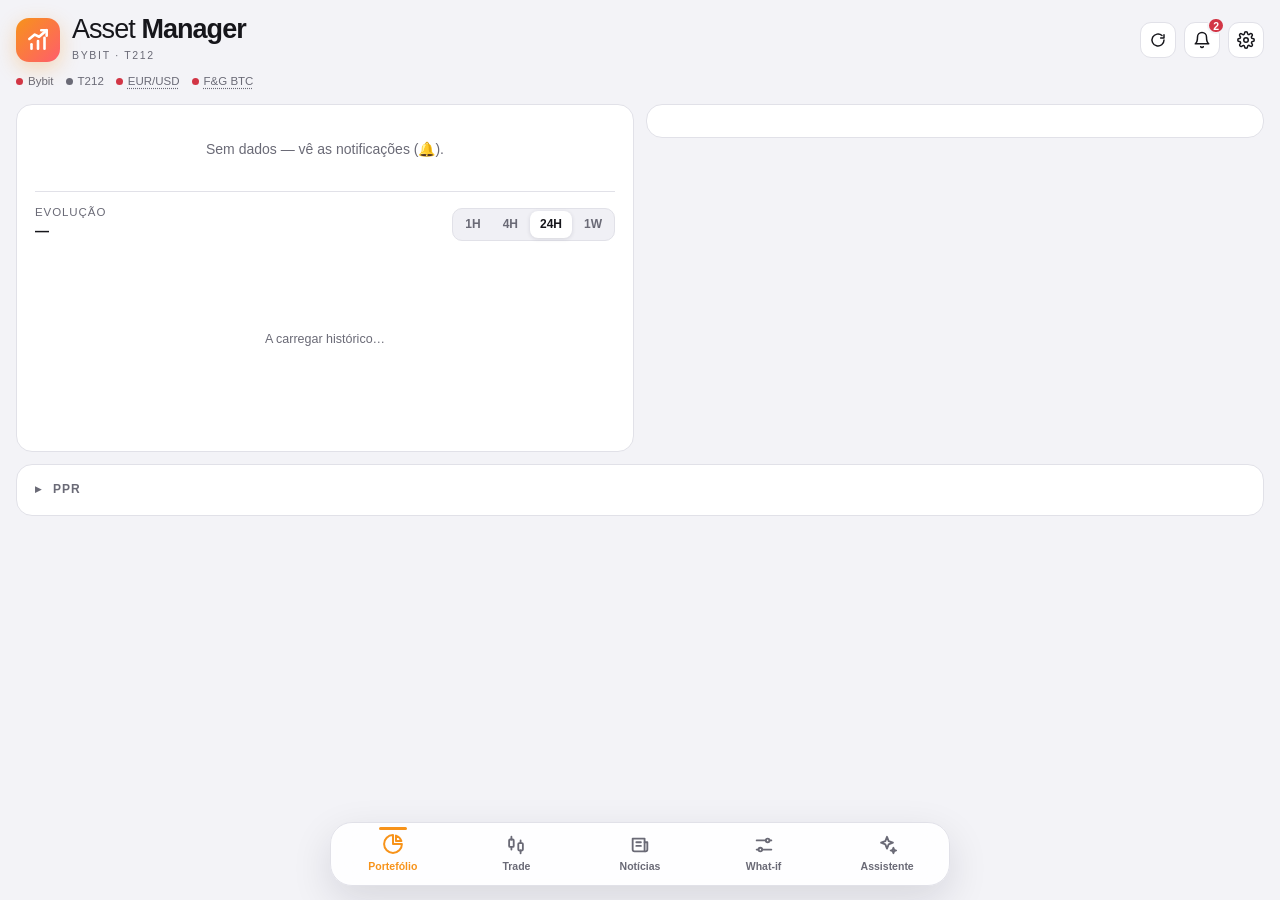
<file: index.html>
<!doctype html>
<html lang="pt">
<head>
<meta charset="utf-8">
<meta name="viewport" content="width=device-width, initial-scale=1, viewport-fit=cover">
<title>Asset Manager</title>
<meta name="theme-color" content="#0b0b0e" id="themeColor">
<link rel="manifest" href="manifest.webmanifest">
<link rel="icon" type="image/svg+xml" href="logo.svg">
<link rel="icon" type="image/png" sizes="192x192" href="icon-192.png">
<link rel="apple-touch-icon" href="apple-touch-icon.png">
<script>try{document.documentElement.dataset.theme=JSON.parse(localStorage.getItem('theme')||'"system"')}catch(e){document.documentElement.dataset.theme='system'}</script>
<style>
:root{
  color-scheme:dark;
  --bg:#0b0b0e; --card:#15151a; --card2:#1c1c23; --line:#25252d; --text:#ededf2; --mut:#8a8a97;
  --green:#2ecc8f; --red:#ff5d6c; --amber:#f5b83d; --accent:#f7931a; --blue:#5b8cff; --shadow:rgba(0,0,0,.35);
  --tabh:64px;
}
:root[data-theme="light"]{
  color-scheme:light;
  --bg:#f3f3f7; --card:#fff; --card2:#f0f0f5; --line:#e1e1e8; --text:#16161b; --mut:#6a6a76;
  --green:#118f63; --red:#d23545; --amber:#b9810c; --shadow:rgba(20,20,40,.12);
}
@media (prefers-color-scheme: light){
  :root[data-theme="system"]{
    color-scheme:light;
    --bg:#f3f3f7; --card:#fff; --card2:#f0f0f5; --line:#e1e1e8; --text:#16161b; --mut:#6a6a76;
    --green:#118f63; --red:#d23545; --amber:#b9810c; --shadow:rgba(20,20,40,.12);
  }
}
*{box-sizing:border-box;-webkit-tap-highlight-color:transparent}
html{-webkit-text-size-adjust:100%;scroll-behavior:smooth}
body{margin:0;background:var(--bg);color:var(--text);font:14px/1.45 -apple-system,BlinkMacSystemFont,"Segoe UI",Roboto,Helvetica,Arial,sans-serif;
  padding:max(14px,env(safe-area-inset-top)) 16px calc(var(--tabh) + env(safe-area-inset-bottom) + 28px);transition:background .25s,color .25s}
.wrap{max-width:1080px;margin:0 auto}
@media (min-width:1280px){.wrap{max-width:1360px}}
button{font:inherit;color:inherit;background:none;border:0;cursor:pointer;transition:transform .12s,background .15s,border-color .15s,opacity .15s}
button:active{transform:scale(.96)}
.pos{color:var(--green)} .neg{color:var(--red)} .mut{color:var(--mut)} .amber{color:var(--amber)}
.num{font-variant-numeric:tabular-nums}

/* ── Cabeçalho / marca ───────────────────────────────── */
.top{display:flex;justify-content:space-between;align-items:center;gap:12px;margin:2px 0 16px;position:relative}
.brand{display:flex;align-items:center;gap:12px;min-width:0}
.logo{flex:none;width:44px;height:44px;border-radius:13px;background:linear-gradient(135deg,#f7931a 0%,#ff5d6c 100%);display:grid;place-items:center;box-shadow:0 6px 20px rgba(247,147,26,.3)}
.wordmark{font-size:27px;line-height:1;letter-spacing:-.035em;white-space:nowrap}
.wordmark .a{font-weight:300} .wordmark .b{font-weight:800}
.tagline{margin-top:5px;font-size:10.5px;letter-spacing:.16em;text-transform:uppercase;color:var(--mut)}
@media (max-width:440px){.wordmark{font-size:21px}.logo{width:38px;height:38px;border-radius:11px}.tagline{font-size:9.5px;letter-spacing:.12em}.iconbtn{width:34px;height:34px}.ctrl{gap:6px}.brand{gap:10px}}
@media (max-width:340px){.wordmark{font-size:17px}.logo{width:30px;height:30px}.logo svg{width:18px;height:18px}.tagline{display:none}.iconbtn{width:32px;height:32px}.ctrl{gap:5px}.brand{gap:8px}body{padding-left:12px;padding-right:12px}}
.ctrl{display:flex;align-items:center;gap:8px;flex:none}
.iconbtn{width:36px;height:36px;border-radius:11px;border:1px solid var(--line);background:var(--card);display:grid;place-items:center}
.iconbtn:hover{border-color:var(--mut)}
.iconbtn.spin svg{animation:spin .9s linear infinite}
@keyframes spin{to{transform:rotate(360deg)}}
.seg{display:inline-flex;background:var(--card2);border:1px solid var(--line);border-radius:10px;padding:2px;gap:2px}
.seg button{padding:5px 10px;border-radius:8px;font-size:12px;font-weight:600;color:var(--mut)}
.seg button.on{background:var(--card);color:var(--text);box-shadow:0 1px 4px var(--shadow)}
.menu{position:absolute;right:0;top:48px;width:min(330px,calc(100vw - 32px));background:var(--card);border:1px solid var(--line);border-radius:16px;padding:14px;z-index:40;box-shadow:0 18px 50px var(--shadow);animation:pop .16s ease-out;transform-origin:top right}
.menu[hidden]{display:none}
.mi{padding:10px 0;border-bottom:1px solid var(--line)} .mi:last-child{border-bottom:0;padding-bottom:0} .mi:first-child{padding-top:0}
.mi .seg{display:flex;margin-top:8px} .mi .seg button{flex:1}
@keyframes pop{from{opacity:0;transform:scale(.96) translateY(-4px)}to{opacity:1;transform:none}}
.bellwrap{position:relative;display:inline-block}
.badge-n{position:absolute;top:-5px;right:-5px;min-width:17px;height:17px;padding:0 4px;border-radius:99px;background:var(--red);color:#fff;font-size:10.5px;font-weight:800;display:grid;place-items:center;border:2px solid var(--bg);pointer-events:none}
.badge-n.amber{background:var(--amber)} .badge-n.info{background:var(--blue)} .badge-n[hidden]{display:none}
.iconbtn.ring svg{animation:ring .9s ease;transform-origin:50% 10%}
@keyframes ring{0%,100%{transform:rotate(0)}20%{transform:rotate(16deg)}40%{transform:rotate(-13deg)}60%{transform:rotate(9deg)}80%{transform:rotate(-5deg)}}
.menu.wide{width:min(390px,calc(100vw - 32px))}
.nhead{display:flex;justify-content:space-between;align-items:center;gap:8px;margin-bottom:4px}
.nlist{max-height:min(62vh,440px);overflow:auto;margin:0 -4px;padding:0 4px}
.ngroup{font-size:10.5px;letter-spacing:.09em;text-transform:uppercase;color:var(--mut);margin:12px 0 2px}
.nitem{display:grid;grid-template-columns:20px 1fr 28px;gap:8px;align-items:start;padding:10px 0;border-bottom:1px solid var(--line);font-size:13px;line-height:1.4}
.nitem:last-child{border-bottom:0}
.nitem .ic{font-size:14px;line-height:1.4;text-align:center}
.nitem.red .ic{color:var(--red)} .nitem.amber .ic{color:var(--amber)} .nitem.info .ic{color:var(--blue)}
.status{display:flex;gap:12px;color:var(--mut);font-size:11.5px;margin:-6px 0 14px;flex-wrap:wrap;align-items:center}
.dot{display:inline-block;width:7px;height:7px;border-radius:50%;margin-right:5px;background:var(--mut)}
.dot.ok{background:var(--green)} .dot.bad{background:var(--red)}
.dot.live{animation:pulse 1.6s infinite}
@keyframes pulse{0%{box-shadow:0 0 0 0 rgba(46,204,143,.6)}70%{box-shadow:0 0 0 6px rgba(46,204,143,0)}100%{box-shadow:0 0 0 0 rgba(46,204,143,0)}}

/* ── Cartões e layout ────────────────────────────────── */
.card{background:var(--card);border:1px solid var(--line);border-radius:16px;padding:16px 18px;margin-bottom:12px;transition:border-color .2s,transform .2s}
.pgrid{display:grid;gap:12px;grid-template-columns:minmax(0,1fr)}
.pgrid>*{margin:0;min-width:0}
@media (min-width:900px){
  .pgrid{grid-template-columns:minmax(0,1fr) minmax(0,1fr);align-items:start}
  .span2{grid-column:1/-1}
  .card:hover{border-color:color-mix(in srgb,var(--mut) 55%,var(--line))}
}
.card h2{font-size:12px;margin:0 0 12px;font-weight:600;letter-spacing:.08em;text-transform:uppercase;color:var(--mut);display:flex;justify-content:space-between;align-items:center;gap:8px}
.lbl{font-size:11.5px;letter-spacing:.08em;text-transform:uppercase;color:var(--mut)}
.big{font-size:40px;line-height:1.1;font-weight:760;letter-spacing:-.025em;margin:4px 0 2px}
@media (max-width:380px){.big{font-size:33px}}
.grid2{display:grid;grid-template-columns:1fr 1fr;gap:12px}
@media (max-width:640px){.grid2{grid-template-columns:1fr}}
.kv{display:flex;justify-content:space-between;gap:10px;padding:5px 0}
.kv>span:first-child{color:var(--mut)}
.badge{font-size:10.5px;padding:2px 8px;border-radius:99px;font-weight:700;letter-spacing:.03em}
.b-bybit{background:rgba(247,147,26,.15);color:var(--accent)} .b-t212{background:rgba(91,140,255,.16);color:var(--blue)}
.alert{display:flex;gap:10px;align-items:flex-start;padding:10px 12px;border-radius:12px;margin-bottom:8px;font-size:13px;border:1px solid;animation:slide .3s ease-out}
.alert.red{background:rgba(255,93,108,.1);border-color:rgba(255,93,108,.35)}
.alert.amber{background:rgba(245,184,61,.1);border-color:rgba(245,184,61,.35)}
.alert.info{background:rgba(91,140,255,.08);border-color:rgba(91,140,255,.3)}
@keyframes slide{from{opacity:0;transform:translateY(-6px)}to{opacity:1;transform:none}}

/* Esqueleto de carregamento */
.sk{border-radius:8px;background:linear-gradient(90deg,var(--card2) 25%,color-mix(in srgb,var(--card2) 60%,var(--line)) 50%,var(--card2) 75%);background-size:200% 100%;animation:shim 1.3s infinite}
@keyframes shim{from{background-position:200% 0}to{background-position:-200% 0}}

/* Investido vs atual */
.cmp{margin:14px 0 4px}
.cmp .row{display:grid;grid-template-columns:64px 1fr auto;gap:10px;align-items:center;margin:6px 0;font-size:13px}
.cmp .row.kv{display:flex;justify-content:space-between;align-items:baseline;gap:10px;white-space:nowrap}
.cmp .track{height:10px;border-radius:6px;background:var(--card2);overflow:hidden}
.cmp .fill{height:100%;border-radius:6px;transition:width .7s cubic-bezier(.2,.8,.2,1)}
svg.spark{width:100%;height:64px;display:block;margin-top:10px}

/* Donut */
.alloc{display:grid;grid-template-columns:clamp(170px,40%,320px) minmax(0,1fr);gap:18px;align-items:center}
.allocside{min-width:0}
#alloc{container-type:inline-size}
@container (min-width:640px){.alloc{gap:28px}.lg,.lgh{grid-template-columns:12px minmax(0,1fr) 56px 80px 110px}.lg{padding:10px 0;font-size:13.5px}}
@container (max-width:460px){.alloc{grid-template-columns:1fr}.donutwrap{max-width:240px;margin:0 auto}}
.donutwrap{width:100%}
svg.donut circle[data-s]{cursor:pointer;transition:opacity .2s,stroke-width .2s}
.lg[data-s]{cursor:pointer;border-radius:8px;transition:opacity .2s,background .15s}
.lg[data-s]:hover{background:var(--card2)}
.lg.sel{background:var(--card2)}
.lg.dim,svg.donut.hasSel circle.dim{opacity:.35}
svg.donut{width:100%;height:auto;display:block}
svg.donut.anim{animation:pop .55s ease-out}
svg.donut circle{transition:stroke-dasharray .6s ease,stroke-dashoffset .6s ease}
.legend{display:grid;gap:2px}
.lg,.lgh{display:grid;grid-template-columns:12px minmax(0,1fr) 46px 64px 92px;gap:8px;align-items:center}
.lg{padding:6px 0;border-bottom:1px solid var(--line);font-size:13px}
.lg:last-child{border-bottom:0}
.lg>span:nth-child(2){overflow:hidden;text-overflow:ellipsis;white-space:nowrap}
.lg>b,.lg>.mut,.lgh>span:nth-child(n+3){text-align:right;font-variant-numeric:tabular-nums}
.lgh{padding:0 0 4px;border-bottom:1px solid var(--line);font-size:10.5px;letter-spacing:.06em;text-transform:uppercase;color:var(--mut)}
.lgv{display:block;font-size:12.5px;font-weight:700;color:var(--mut);width:100%;text-align:right;line-height:1.25;font-variant-numeric:tabular-nums}
.lgv small{display:block;font-weight:500;font-size:11px;opacity:.85}
.lgv.pos{color:var(--green)}.lgv.neg{color:var(--red)}
.lgmode{display:flex;align-items:center;justify-content:space-between;gap:8px;margin:2px 0 8px;font-size:12px;color:var(--mut)}
@media (max-width:420px){.lg,.lgh{grid-template-columns:10px minmax(0,1fr) 40px 56px 86px;gap:6px}.lg{font-size:12.5px}}
.sw{width:10px;height:10px;border-radius:3px}

/* Futuros */
.fcard{background:var(--card2);border-radius:14px;padding:14px;margin-top:10px}
.fhead{display:flex;justify-content:space-between;align-items:flex-start;gap:10px;margin-bottom:10px}
.sym{font-weight:700;font-size:16px}
.side{font-size:10.5px;font-weight:800;padding:2px 7px;border-radius:5px;margin-left:8px;vertical-align:middle}
.side.long{background:rgba(46,204,143,.16);color:var(--green)} .side.short{background:rgba(255,93,108,.16);color:var(--red)}
.fgrid{display:grid;grid-template-columns:repeat(auto-fit,minmax(110px,1fr));gap:10px 14px}
.m .k{font-size:10.5px;letter-spacing:.07em;text-transform:uppercase;color:var(--mut)}
.m .v{font-size:14.5px;font-weight:600}
.bar{height:6px;border-radius:4px;background:var(--line);overflow:hidden;margin-top:5px}
.bar i{display:block;height:100%;transition:width .6s}

/* Listas */
.hrow{display:grid;grid-template-columns:1fr auto;gap:2px 12px;padding:11px 6px;margin:0 -6px;border-bottom:1px solid var(--line);border-radius:10px;transition:background .15s}
.hrow:hover{background:var(--card2)}
.hrow:last-child{border-bottom:0}
.hrow .t{font-weight:650}
.hrow .s{color:var(--mut);font-size:12px;white-space:nowrap;overflow:hidden;text-overflow:ellipsis}
.hrow .r{text-align:right}
.chip{font-size:10px;font-weight:700;padding:1px 6px;border-radius:5px;background:var(--card2);color:var(--mut);margin-left:6px;vertical-align:middle}
.tiles{display:grid;grid-template-columns:repeat(auto-fit,minmax(150px,1fr));gap:10px}
.tile{background:var(--card2);border-radius:12px;padding:12px;transition:transform .15s}
.tile:hover{transform:translateY(-2px)}
.tile .v{font-size:20px;font-weight:700;margin-top:2px}
.tile .n{font-size:11.5px;color:var(--mut);margin-top:2px}

input.px:focus,.chatbar textarea:focus{outline:2px solid color-mix(in srgb,var(--accent) 60%,transparent);outline-offset:0;border-color:transparent}
.btn{padding:10px 16px;border-radius:12px;background:linear-gradient(135deg,#f7931a,#ff5d6c);color:#fff;font-weight:700}
.btn:disabled{opacity:.55}
.x{width:30px;height:30px;border-radius:8px;color:var(--mut);font-size:18px;line-height:1}
.x:hover{background:var(--card2);color:var(--red)}

/* Notícias */
.news a{display:block;color:inherit;text-decoration:none;padding:12px 8px;margin:0 -8px;border-bottom:1px solid var(--line);border-radius:10px;transition:background .15s}
.news a:hover{background:var(--card2)}
.news a:last-child{border-bottom:0}
.news a{display:flex;gap:12px;align-items:flex-start}
.news .nbody{flex:1;min-width:0}
.news .nth{flex:none;width:72px;height:54px;object-fit:cover;border-radius:8px;background:var(--card2)}
.nph{display:flex;align-items:center;justify-content:center;color:#fff;font-weight:700;font-size:13px;letter-spacing:.03em}
.oneline{font-size:11.5px;white-space:nowrap;overflow:hidden;text-overflow:ellipsis;min-width:0}
.fxlink{cursor:pointer;text-decoration:underline dotted;text-underline-offset:3px}
.fxov{position:fixed;inset:0;z-index:50;background:rgba(0,0,0,.5);display:flex;align-items:center;justify-content:center;padding:16px}
.fxbox{background:var(--card);border:1px solid var(--line);border-radius:16px;padding:16px;width:min(360px,100%);max-height:80vh;overflow:auto}
.fxbox h3{margin:0 0 8px;font-size:15px;display:flex;justify-content:space-between;align-items:center}
.fxbox .x{background:none;border:0;color:var(--mut);font-size:20px;cursor:pointer}
.news .h{font-weight:600;line-height:1.35}
.news .meta{font-size:11.5px;color:var(--mut);margin-top:4px;display:flex;gap:8px;flex-wrap:wrap;align-items:center}
.empty{padding:18px;color:var(--mut);text-align:center}

/* What-if */
.presets{display:flex;gap:8px;flex-wrap:wrap}
.pill{padding:7px 12px;border-radius:99px;border:1px solid var(--line);background:var(--card2);font-size:12.5px;font-weight:600}
.pill:hover{border-color:var(--accent)}
.wrow{padding:14px 0;border-bottom:1px solid var(--line)}
.wrow:last-child{border-bottom:0}
.whead{display:flex;justify-content:space-between;gap:10px;align-items:baseline}
.wctl{display:grid;grid-template-columns:1fr 104px;gap:12px;align-items:center;margin-top:8px}
input[type=range]{width:100%;accent-color:var(--accent)}
input.px{width:100%;background:var(--card2);color:var(--text);border:1px solid var(--line);border-radius:9px;padding:7px 9px;font:inherit;text-align:right}
.sumbox{position:sticky;top:6px;z-index:5;background:var(--card);border:1px solid var(--line);border-radius:16px;padding:14px 18px;margin-bottom:12px;box-shadow:0 8px 24px var(--shadow)}
.wgrid{display:grid;gap:12px}
@media (min-width:900px){.wgrid{grid-template-columns:minmax(0,1fr) minmax(0,1fr);align-items:start}}

/* Trade (posições abertas + gráfico de velas) */
.tchips{display:flex;gap:8px;overflow-x:auto;padding:2px 2px 10px;margin:0 -2px;scrollbar-width:none;-webkit-overflow-scrolling:touch}
.tchips::-webkit-scrollbar{display:none}
.tchip{flex:none;display:flex;flex-direction:column;align-items:flex-start;gap:1px;padding:8px 12px;border-radius:14px;border:1px solid var(--line);background:var(--card);min-width:96px;text-align:left}
.tchip:hover{border-color:var(--mut)}
.tchip.on{border-color:var(--accent);background:color-mix(in srgb,var(--accent) 10%,var(--card));box-shadow:0 0 0 1px var(--accent) inset}
.tchip b{font-size:13.5px}
.tchip .tg{font-size:9.5px;font-weight:800;letter-spacing:.05em;color:var(--mut)}
.tchip .pc{font-size:12px;font-weight:600}
.chartcard{padding:12px 12px 10px}
.chead{display:flex;justify-content:space-between;align-items:flex-start;gap:10px;margin:2px 4px 8px}
.csym{font-size:19px;font-weight:750;letter-spacing:-.01em}
.cprice{font-size:22px;font-weight:700;text-align:right}
.ctools{display:flex;gap:8px;flex-wrap:wrap;align-items:center;margin:0 2px 8px}
.ctools .seg button{padding:5px 9px}
.ctools .grow{flex:1}
.cwrap{position:relative;border-radius:12px;overflow:hidden}
#chart{height:380px;width:100%}
@media (min-width:900px){#chart{height:520px}}
#cLegend{position:absolute;left:8px;top:6px;z-index:3;pointer-events:none;font-size:11.5px;line-height:1.5;background:color-mix(in srgb,var(--card) 70%,transparent);border-radius:8px;padding:2px 6px}
#cMsg{position:absolute;inset:0;z-index:4;display:grid;place-items:center;color:var(--mut);font-size:13px;pointer-events:none;text-align:center;padding:20px}
#cMsg[hidden]{display:none}
.chartcard.fs{position:fixed;inset:0;z-index:70;border-radius:0;margin:0;border:0;display:flex;flex-direction:column;padding-top:max(12px,env(safe-area-inset-top));overflow:auto}
.chartcard.fs .cwrap{flex:1;min-height:0}
.chartcard.fs #chart{height:100%}
.attr{margin:6px 4px 0;font-size:10.5px}
.attr a{color:inherit}
.trow{display:grid;grid-template-columns:1.2fr 1fr 1fr 1fr;gap:8px;align-items:center;padding:11px 6px;margin:0 -6px;border-bottom:1px solid var(--line);border-radius:10px;cursor:pointer;transition:background .15s}
.trow:hover{background:var(--card2)} .trow:last-child{border-bottom:0}
.trow.head{cursor:default;color:var(--mut);font-size:10.5px;letter-spacing:.07em;text-transform:uppercase;padding-top:0} .trow.head:hover{background:none}
.trow>div:not(:first-child){text-align:right}
@media (max-width:520px){.trow{grid-template-columns:1.3fr 1fr 1fr}.trow>.hide-s{display:none}}

/* Indicadores (RSI/MACD) e alertas */
.subpane{position:relative;margin-top:6px;border-radius:12px;overflow:hidden}
.subpane[hidden]{display:none}
.subchart{height:110px;width:100%}
.sublbl{position:absolute;left:8px;top:4px;z-index:3;pointer-events:none;font-size:11px;background:color-mix(in srgb,var(--card) 70%,transparent);border-radius:8px;padding:1px 6px}
#indSeg{max-width:100%;overflow-x:auto;scrollbar-width:none}
#indSeg::-webkit-scrollbar{display:none}
#indSeg button{white-space:nowrap}
.alform{padding:4px 0 10px;border-bottom:1px solid var(--line);margin-bottom:6px}
.alrow{display:flex;gap:8px;align-items:center;flex-wrap:wrap;margin-top:8px}
.alrow input.px{width:112px}
.rep{display:flex;align-items:center;gap:5px;color:var(--mut);font-size:12.5px}
.alitem{display:grid;grid-template-columns:24px 1fr auto;gap:8px;align-items:center;padding:10px 0;border-bottom:1px solid var(--line)}
.alitem:last-child{border-bottom:0}

/* Evolução do portefólio (histórico por período) */
.pfbox{margin-top:14px;padding-top:12px;border-top:1px solid var(--line)}
.pfhead{display:flex;justify-content:space-between;align-items:flex-end;gap:10px;margin-bottom:8px;flex-wrap:wrap}
#pfChart{height:180px;width:100%}
.pflegend{position:absolute;left:6px;top:4px;z-index:3;pointer-events:none;font-size:11.5px;background:color-mix(in srgb,var(--card) 70%,transparent);border-radius:8px;padding:2px 6px}
#pfMsg{position:absolute;inset:0;z-index:4;display:grid;place-items:center;color:var(--mut);font-size:12.5px;pointer-events:none;text-align:center;padding:12px}
#pfMsg[hidden]{display:none}

/* Mapa de liquidações */
.liqleg{display:flex;gap:14px;flex-wrap:wrap;font-size:12px;color:var(--mut);margin:2px 0 10px}
.liqleg i{display:inline-block;width:10px;height:10px;border-radius:3px;margin-right:5px;vertical-align:-1px}
.liqcols{display:grid;grid-template-columns:1fr 1fr;gap:14px}
@media (max-width:520px){.liqcols{grid-template-columns:1fr}}
.liqrow{display:flex;justify-content:space-between;gap:8px;padding:5px 0;border-bottom:1px solid var(--line);font-size:13px}
.liqrow:last-child{border-bottom:0}
.liqnote{font-size:11px;color:var(--mut);line-height:1.55;margin-top:12px}
.liqins{padding:10px 12px;border-radius:12px;background:color-mix(in srgb,var(--blue) 9%,var(--card2));border:1px solid color-mix(in srgb,var(--blue) 30%,transparent);font-size:13px;line-height:1.5;margin:10px 0}

/* Chat */
.msgs{display:flex;flex-direction:column;gap:10px;min-height:200px}
.msg{max-width:92%;padding:10px 13px;border-radius:14px;line-height:1.5;word-wrap:break-word;animation:slide .25s ease-out}
.msg.u{align-self:flex-end;background:var(--blue);color:#fff;border-bottom-right-radius:4px}
.msg.a{align-self:flex-start;background:var(--card2);border-bottom-left-radius:4px}
.msg p{margin:0 0 8px} .msg p:last-child{margin:0} .msg ul{margin:4px 0 8px;padding-left:18px}
.chatbar{position:sticky;bottom:calc(var(--tabh) + env(safe-area-inset-bottom) + 12px);display:flex;gap:8px;margin-top:12px;background:var(--bg);padding:6px 0}
.chatbar textarea{flex:1;resize:none;background:var(--card);color:var(--text);border:1px solid var(--line);border-radius:14px;padding:11px 13px;font:inherit;max-height:120px}
.send{width:46px;border-radius:14px;background:linear-gradient(135deg,#f7931a,#ff5d6c);color:#fff;font-weight:700}
.send:disabled{opacity:.5}
.typing span{display:inline-block;width:6px;height:6px;border-radius:50%;background:var(--mut);margin-right:4px;animation:bl 1.2s infinite}
.typing span:nth-child(2){animation-delay:.2s}.typing span:nth-child(3){animation-delay:.4s}
@keyframes bl{0%,80%,100%{opacity:.25}40%{opacity:1}}

/* Tab bar */
.arow{display:grid;grid-template-columns:1.6fr .7fr .9fr;gap:8px;align-items:center;padding:9px 0;border-bottom:1px solid var(--line);font-size:13px}
.arow.head{color:var(--mut);font-size:10.5px;letter-spacing:.07em;text-transform:uppercase;padding-top:0}
.gt .arow{grid-template-columns:1.2fr .5fr .6fr 1fr}
.trade{cursor:pointer} .trade:last-child .arow{border-bottom:0}
.tagrow{display:flex;gap:6px;flex-wrap:wrap;padding:4px 0 10px} .pill.sel{border-color:var(--accent);background:var(--card)}
.warnbox{background:color-mix(in srgb,var(--amber) 14%,transparent);border:1px solid color-mix(in srgb,var(--amber) 45%,transparent);border-radius:12px;padding:10px 12px;font-size:12.5px;line-height:1.5;margin:10px 0}
.flowform{display:flex;gap:8px;flex-wrap:wrap;margin-top:12px;align-items:center} .flowform .px{flex:1 1 120px;min-width:0}
.thesis{padding:10px 0;border-bottom:1px solid var(--line)}
.xbar{display:grid;grid-template-columns:44px 1fr 42px;gap:8px;align-items:center;margin:8px 0;font-size:13px} .xb{height:10px;background:var(--card2);border-radius:6px;overflow:hidden} .xb i{display:block;height:100%;border-radius:6px}
.briefbody{font-size:14px;line-height:1.6}
.tabbar{position:fixed;left:0;right:0;bottom:0;height:calc(var(--tabh) + env(safe-area-inset-bottom));padding-bottom:env(safe-area-inset-bottom);
  background:color-mix(in srgb,var(--card) 90%,transparent);backdrop-filter:blur(16px);-webkit-backdrop-filter:blur(16px);border-top:1px solid var(--line);display:flex;z-index:20}
.tabbar button{flex:1;display:flex;flex-direction:column;align-items:center;justify-content:center;gap:3px;color:var(--mut);font-size:10.5px;font-weight:600;position:relative}
.tabbar button.on{color:var(--accent)}
.tabbar button.on::before{content:"";position:absolute;top:0;width:28px;height:3px;border-radius:0 0 4px 4px;background:var(--accent)}
.tabbar svg{width:22px;height:22px;transition:transform .2s}
.tabbar button.on svg{transform:translateY(-1px) scale(1.08)}
@media (min-width:700px){
  .tabbar{left:50%;right:auto;width:min(620px,calc(100% - 32px));transform:translateX(-50%);bottom:max(14px,env(safe-area-inset-bottom));border:1px solid var(--line);border-radius:22px;box-shadow:0 14px 40px var(--shadow);padding-bottom:0;height:var(--tabh)}
  .tabbar button.on::before{top:4px;border-radius:4px}
}
.view[hidden]{display:none}
.view{animation:viewin .28s ease-out}
@keyframes viewin{from{opacity:0;transform:translateY(8px)}to{opacity:1;transform:none}}
.prform{display:flex;flex-wrap:wrap;gap:8px;align-items:flex-end;margin:10px 0 4px}
.prform>div{flex:1 1 130px;min-width:0}
.prform>button{flex:none}
.prdet .hrow .t{white-space:nowrap}
.prdet .hrow{grid-template-columns:minmax(0,1fr) auto auto 30px;align-items:center;gap:12px}
.prform label{display:block;font-size:10.5px;letter-spacing:.07em;text-transform:uppercase;color:var(--mut);margin-bottom:4px}
.prform input,.prbar input,.prbar select{width:100%;min-width:0;background:var(--card2);color:var(--text);border:1px solid var(--line);border-radius:12px;padding:10px 12px;font:inherit}
.prcar{width:12px;color:var(--mut)}
.prtog{display:flex;align-items:center;gap:6px;font:inherit;letter-spacing:inherit;text-transform:inherit;color:inherit;font-weight:inherit;padding:0;text-align:left}
.prfund{border-bottom:1px solid var(--line)}
.prrow{display:grid;grid-template-columns:14px minmax(0,1fr) auto 64px;gap:10px;align-items:center;width:calc(100% + 12px);margin:0 -6px;padding:12px 6px;border-radius:10px;text-align:left;font:inherit;color:inherit}
.prrow:hover{background:var(--card2)}
.prn{font-weight:650;overflow:hidden;text-overflow:ellipsis;white-space:nowrap}
.prp{text-align:right;font-weight:700}
.prtot{text-transform:none;letter-spacing:0;font-size:14px;color:var(--text)}
.prdet{padding:2px 0 14px 24px}
.prstats{display:grid;grid-template-columns:repeat(auto-fit,minmax(110px,1fr));gap:10px;margin-bottom:12px}
.prstats .lbl{font-size:10.5px}.prstats b{display:block;font-size:15px;margin-top:2px}
.pract{display:flex;gap:8px;flex-wrap:wrap;margin-bottom:6px}
.pill.on{border-color:var(--accent);color:var(--accent)}
.prbar{display:flex;gap:8px;flex-wrap:wrap;margin-bottom:6px}
.prbar select,.prbar input{flex:1;min-width:140px;width:auto}
.prform input:focus,.prbar input:focus,.prbar select:focus{outline:2px solid color-mix(in srgb,var(--accent) 60%,transparent);outline-offset:0;border-color:transparent}
.foot{color:var(--mut);font-size:11px;line-height:1.6;margin-top:14px}
@media (prefers-reduced-motion: reduce){*,*::before,*::after{animation-duration:.01ms!important;animation-iteration-count:1!important;transition-duration:.01ms!important;scroll-behavior:auto!important}}
</style>
</head>
<body>
<div class="wrap">
  <header class="top">
    <div class="brand">
      <div class="logo" aria-hidden="true">
        <svg width="26" height="26" viewBox="0 0 24 24" fill="none" stroke="#fff" stroke-width="2.4" stroke-linecap="round" stroke-linejoin="round"><path d="M6 20v-4"/><path d="M12 20v-7"/><path d="M18 20V10"/><path d="M4 11l5-4 4 2 7-6"/><path d="M15 3h5v5"/></svg>
      </div>
      <div>
        <div class="wordmark"><span class="a">Asset</span> <span class="b">Manager</span></div>
        <div class="tagline">Bybit · T212</div>
      </div>
    </div>
    <div class="ctrl">
      <button class="iconbtn" id="refresh" title="Atualizar agora" aria-label="Atualizar">
        <svg width="16" height="16" viewBox="0 0 24 24" fill="none" stroke="currentColor" stroke-width="2.2" stroke-linecap="round" stroke-linejoin="round"><path d="M21 12a9 9 0 1 1-3-6.7"/><path d="M21 4v5h-5"/></svg>
      </button>
      <span class="bellwrap"><button class="iconbtn" id="bellBtn" title="Notificações" aria-label="Notificações" aria-expanded="false">
        <svg width="18" height="18" viewBox="0 0 24 24" fill="none" stroke="currentColor" stroke-width="2" stroke-linecap="round" stroke-linejoin="round"><path d="M18 8a6 6 0 0 0-12 0c0 7-3 9-3 9h18s-3-2-3-9"/><path d="M13.7 21a2 2 0 0 1-3.4 0"/></svg></button><span class="badge-n" id="bellBadge" hidden></span></span>
      <button class="iconbtn" id="menuBtn" title="Definições" aria-label="Definições" aria-expanded="false">
        <svg width="18" height="18" viewBox="0 0 24 24" fill="none" stroke="currentColor" stroke-width="2" stroke-linecap="round" stroke-linejoin="round"><circle cx="12" cy="12" r="3"/><path d="M19.4 15a1.7 1.7 0 0 0 .3 1.8l.1.1a2 2 0 1 1-2.8 2.8l-.1-.1a1.7 1.7 0 0 0-1.8-.3 1.7 1.7 0 0 0-1 1.5V21a2 2 0 1 1-4 0v-.1a1.7 1.7 0 0 0-1.1-1.5 1.7 1.7 0 0 0-1.8.3l-.1.1a2 2 0 1 1-2.8-2.8l.1-.1a1.7 1.7 0 0 0 .3-1.8 1.7 1.7 0 0 0-1.5-1H3a2 2 0 1 1 0-4h.1a1.7 1.7 0 0 0 1.5-1.1 1.7 1.7 0 0 0-.3-1.8l-.1-.1a2 2 0 1 1 2.8-2.8l.1.1a1.7 1.7 0 0 0 1.8.3H9a1.7 1.7 0 0 0 1-1.5V3a2 2 0 1 1 4 0v.1a1.7 1.7 0 0 0 1 1.5 1.7 1.7 0 0 0 1.8-.3l.1-.1a2 2 0 1 1 2.8 2.8l-.1.1a1.7 1.7 0 0 0-.3 1.8V9a1.7 1.7 0 0 0 1.5 1H21a2 2 0 1 1 0 4h-.1a1.7 1.7 0 0 0-1.5 1z"/></svg>
      </button>
    </div>
    <div class="menu wide" id="notifPanel" hidden role="dialog" aria-label="Notificações"></div>
    <div class="menu" id="menu" hidden role="dialog" aria-label="Definições">
      <div class="mi"><div class="lbl">Aparência</div>
        <div class="seg" id="themeSeg"><button data-th="dark">🌙 Noite</button><button data-th="light">☀️ Dia</button><button data-th="system">Sistema</button></div></div>
      <div class="mi"><div class="lbl">Moeda de apresentação</div>
        <div class="seg" id="baseSeg"><button data-b="EUR">EUR €</button><button data-b="USD">USD $</button><button data-b="BTC">BTC ₿</button></div></div>
      <div class="mi"><div class="lbl">Modo demonstração</div>
        <div class="seg" id="privSeg"><button data-p="0">Mostrar valores</button><button data-p="1">Ocultar valores</button></div></div>
      <div class="mi"><div class="lbl">Aplicação</div>
        <button class="btn" id="installBtn" style="width:100%;margin-top:8px">⬇ Descarregar app</button>
        <div class="mut" id="installNote" style="font-size:12px;margin-top:8px;line-height:1.5"></div></div>
    </div>
  </header>
  <div class="status" id="status"></div>

  <!-- ══ PORTEFÓLIO ══ -->
  <main class="view" id="v-portfolio">
    <div class="pgrid">
      <section class="card" id="hero"><div id="heroBody"></div>
        <div class="pfbox"><div class="pfhead"><div><div class="lbl">Evolução</div><div class="num" id="pfDelta" style="font-weight:600;font-size:14px">—</div></div>
          <div class="seg" id="pfSeg"><button data-r="1h">1H</button><button data-r="4h">4H</button><button data-r="24h">24H</button><button data-r="1w">1W</button></div></div>
          <div class="cwrap"><div id="pfChart"></div><div class="pflegend" id="pfLegend"></div><div id="pfMsg">A carregar histórico…</div></div>
          <div class="foot" id="pfNote" style="margin-top:6px;font-size:10.5px"></div></div></section>
      <section class="card" id="alloc"></section>
      <section class="card span2" id="risk"></section>
      <section class="card span2" id="ppr"></section>
    </div>
  </main>

  <!-- ══ TRADE ══ -->
  <main class="view" id="v-trade" hidden>
    <div class="card" id="tSummary"></div>
    <div class="tchips" id="tChips"></div>
    <div class="card chartcard" id="chartCard">
      <div class="chead"><div><div class="csym" id="cSym">—</div><div class="mut" id="cName" style="font-size:12px"></div></div><div class="cprice num" id="cPrice"></div></div>
      <div class="ctools">
        <div class="seg" id="tfSeg"></div>
        <div class="seg" id="indSeg"><button data-i="vol">Vol</button><button data-i="ema20">EMA 20</button><button data-i="ema50">EMA 50</button><button data-i="bb">Bollinger</button><button data-i="rsi">RSI</button><button data-i="macd">MACD</button><button data-i="liq">Liq. map</button><button data-i="lines">Níveis</button></div>
        <span class="grow"></span>
        <button class="iconbtn" id="fsBtn" title="Ecrã inteiro" aria-label="Ecrã inteiro" style="width:32px;height:32px">⛶</button>
      </div>
      <div class="cwrap"><div id="chart"></div><div id="cLegend"></div><div id="cMsg">A carregar…</div></div>
      <div class="subpane" id="paneRsi" hidden><div class="sublbl" id="lblRsi">RSI (14)</div><div class="subchart" id="subRsi"></div></div>
      <div class="subpane" id="paneMacd" hidden><div class="sublbl" id="lblMacd">MACD (12,26,9)</div><div class="subchart" id="subMacd"></div></div>
          </div>
    <div class="card" id="tLiq" hidden></div>
    <div class="card" id="tDetail"></div>
    <div class="card" id="tCalc" hidden></div>
    <div class="card" id="tAlerts"><h2>Alertas <span class="mut" id="alCount"></span></h2><div id="alPush"></div><div id="alForm"></div><div id="alList"></div></div>
    <div class="card" id="tPpr" hidden></div>
    <div class="card" id="tAct" hidden></div>
  </main>

  <!-- ══ NOTÍCIAS ══ -->
  <main class="view" id="v-news" hidden>
    <div class="card">
      <h2>Notícias <span class="seg" id="newsSeg"><button data-n="assets" class="on">Os meus ativos</button><button data-n="market">Mercados</button></span></h2>
      <div class="news" id="newsList"><div class="empty">A carregar…</div></div>
    </div>
  </main>

  <!-- ══ WHAT-IF ══ -->
  <main class="view" id="v-whatif" hidden>
    <div class="sumbox" id="wiSum"></div>
    <div class="wgrid">
      <div class="card" style="margin:0">
        <h2>Cenários rápidos</h2>
        <div class="presets" id="presets"></div>
        <div class="wctl" style="grid-template-columns:1fr 70px;margin-top:14px">
          <div><div class="lbl">EUR/USD (câmbio)</div><input type="range" id="fxShock" min="-15" max="15" step="0.5" value="0"></div>
          <div class="num" id="fxShockV" style="text-align:right;font-weight:600">0%</div>
        </div>
      </div>
      <div class="card" style="margin:0"><h2>Simular saída por ativo</h2><div id="wiRows"></div></div>
    </div>
  </main>

  <!-- ══ ASSISTENTE IA ══ -->
  <main class="view" id="v-ai" hidden>
    <div class="card" id="aiBrief"></div>
    <div class="card">
      <h2>Assistente IA <button class="pill" id="aiClear" style="padding:3px 10px;font-size:11px">Limpar</button></h2>
      <div class="presets" id="aiSug" style="margin-bottom:14px"></div>
      <div class="msgs" id="msgs"></div>
    </div>
    <div class="chatbar">
      <textarea id="aiIn" rows="1" placeholder="Pergunta sobre o teu portefólio ou o mercado…"></textarea>
      <button class="send" id="aiSend" aria-label="Enviar">➤</button>
    </div>
  </main>
</div>

<nav class="tabbar" id="tabbar">
  <button data-t="portfolio" class="on"><svg viewBox="0 0 24 24" fill="none" stroke="currentColor" stroke-width="2" stroke-linecap="round" stroke-linejoin="round"><path d="M21 12A9 9 0 1 1 12 3v9z"/><path d="M15 3.5A9 9 0 0 1 20.5 9H15z"/></svg>Portefólio</button>
  <button data-t="trade"><svg viewBox="0 0 24 24" fill="none" stroke="currentColor" stroke-width="2" stroke-linecap="round" stroke-linejoin="round"><path d="M7 3v3M7 14v3M7 6h0"/><rect x="4.5" y="6" width="5" height="8" rx="1"/><path d="M17 7v3M17 18v3"/><rect x="14.5" y="10" width="5" height="8" rx="1"/></svg>Trade</button>
  <button data-t="news"><svg viewBox="0 0 24 24" fill="none" stroke="currentColor" stroke-width="2" stroke-linecap="round" stroke-linejoin="round"><path d="M4 5h13v14H6a2 2 0 0 1-2-2z"/><path d="M17 9h3v8a2 2 0 0 1-2 2"/><path d="M8 9h5M8 13h5"/></svg>Notícias</button>
  <button data-t="whatif"><svg viewBox="0 0 24 24" fill="none" stroke="currentColor" stroke-width="2" stroke-linecap="round" stroke-linejoin="round"><path d="M4 7h10M18 7h2M4 17h2M10 17h10"/><circle cx="16" cy="7" r="2"/><circle cx="8" cy="17" r="2"/></svg>What-if</button>
  <button data-t="ai"><svg viewBox="0 0 24 24" fill="none" stroke="currentColor" stroke-width="2" stroke-linecap="round" stroke-linejoin="round"><path d="M12 3l1.8 4.7L18.5 9.5l-4.7 1.8L12 16l-1.8-4.7L5.5 9.5l4.7-1.8z"/><path d="M19 15l.8 2.2L22 18l-2.2.8L19 21l-.8-2.2L16 18l2.2-.8z"/></svg>Assistente</button>
</nav>

<script src="vendor/lightweight-charts.standalone.production.js"></script>
<script src="lib/perf.js"></script>
<script>
'use strict';
const API = 'https://yifxgiwmibjaornighvt.supabase.co/functions/v1';
const KEY = 'sb_publishable_xHjsFJbSuAhO6r6BUylTCw_tDE-nFXT';
const HDR = { Authorization: `Bearer ${KEY}`, apikey: KEY };
const $ = id => document.getElementById(id);
const store = {
  get(k, d) { try { const v = localStorage.getItem(k); return v == null ? d : JSON.parse(v); } catch (e) { return d; } },
  set(k, v) { try { localStorage.setItem(k, JSON.stringify(v)); } catch (e) {} },
};

/* ── utilitários ─────────────────────────────────────────────────────────── */
const n = v => { const x = parseFloat(v); return isFinite(x) ? x : 0; };
const esc = s => String(s ?? '').replace(/[&<>"']/g, c => ({ '&': '&amp;', '<': '&lt;', '>': '&gt;', '"': '&quot;', "'": '&#39;' }[c]));
const cls = v => v > 0.005 ? 'pos' : v < -0.005 ? 'neg' : '';
const fmt = (v, d = 2) => v.toLocaleString('pt-PT', { minimumFractionDigits: d, maximumFractionDigits: d, useGrouping: 'always' });
let base = store.get('base', 'EUR');
if (!['EUR', 'USD', 'BTC'].includes(base)) base = 'EUR';   // GBP foi substituída por BTC
/* Modo demonstração: oculta valores monetários e quantidades do portefólio (as % mantêm-se). O contexto do assistente usa sempre valores reais. */
let priv = store.get('priv', false), revealN = 0;
const hidden = () => priv && revealN === 0;
const qv = t => hidden() ? '•••' : t;
function money(v, c = base, d = 2) {
  if (v == null || !isFinite(v)) return '—';
  if (hidden()) return '•••••';
  if (c === 'BTC') return (v < 0 ? '−' : '') + '₿' + fmt(Math.abs(v), Math.abs(v) >= 1 ? 4 : 6);
  const cur = c === 'USDT' ? 'USD' : c;
  try { return new Intl.NumberFormat('pt-PT', { style: 'currency', currency: cur, minimumFractionDigits: d, maximumFractionDigits: d, useGrouping: 'always' }).format(v); }
  catch (e) { return fmt(v, d) + ' ' + c; }
}
const smoney = (v, c = base, d = 2) => v == null || !isFinite(v) ? '—' : (v >= 0 ? '+' : '−') + money(Math.abs(v), c, d);
const pct = (v, d = 2) => v == null || !isFinite(v) ? '—' : (v >= 0 ? '+' : '−') + fmt(Math.abs(v), d) + '%';
const price = v => v >= 100 ? fmt(v, 2) : v >= 1 ? fmt(v, 3) : fmt(v, 5);
const decode = s => { const t = document.createElement('textarea'); t.innerHTML = String(s ?? ''); return t.value; };
function ago(ts) {
  if (!ts) return '';
  const m = Math.max(0, Math.round((Date.now() - ts) / 60000));
  if (m < 1) return 'agora'; if (m < 60) return `há ${m} min`;
  const h = Math.round(m / 60); if (h < 24) return `há ${h} h`;
  return `há ${Math.round(h / 24)} d`;
}
/* Acesso: todas as funções exigem o código de acesso (AM_SECRET). Fica só neste dispositivo (localStorage). */
let amAsk = null;
function askSecret(msg) {
  if (amAsk) return amAsk;
  amAsk = new Promise(resolve => {
    const o = document.createElement('div');
    o.style.cssText = 'position:fixed;inset:0;z-index:99999;display:flex;align-items:center;justify-content:center;padding:24px;background:rgba(0,0,0,.72)';
    o.innerHTML = '<form style="width:100%;max-width:340px;background:var(--card,#1c1c1e);color:var(--text,#fff);border:1px solid var(--line,#333);border-radius:16px;padding:20px;display:flex;flex-direction:column;gap:12px">'
      + '<b>Código de acesso</b><span class="amMsg" style="font-size:13px;opacity:.7"></span>'
      + '<input type="password" autocomplete="current-password" style="padding:12px;border-radius:12px;border:1px solid var(--line,#333);background:transparent;color:inherit;font-size:16px">'
      + '<button style="padding:12px;border-radius:12px;border:0;background:var(--accent,#3b82f6);color:#fff;font-size:16px">Entrar</button></form>';
    o.querySelector('.amMsg').textContent = msg || 'Introduz o código para abrir a app.';
    document.body.appendChild(o);
    const inp = o.querySelector('input'); inp.focus();
    o.querySelector('form').onsubmit = e => {
      e.preventDefault(); const v = inp.value.trim(); if (!v) return;
      store.set('am_secret', v); o.remove(); amAsk = null; resolve(v);
    };
  });
  return amAsk;
}
// O código de acesso segue em TODAS as chamadas, no header `x-client-info` (que o CORS de todas as versões — antigas e novas —
// já permite; um header novo seria bloqueado pelo browser nas funções ainda não redeployadas). As funções novas aceitam também
// `x-am-secret`. Sem código guardado: só as funções novas o pedem logo; as outras tentam sem ele e, se o servidor responder 401,
// pede-se uma vez e repete-se. Chamadas `quiet` (segundo plano) nunca abrem o ecrã do código.
const GUARDED = new Set(['am-data', 'am-journal', 'am-brief', 'get-etf-holdings']);
async function call(name, opts = {}, retried = false) {
  const { timeout = 25000, quiet = false, ...o } = opts;
  const guardedNew = GUARDED.has(String(name).split('?')[0]);
  let secret = store.get('am_secret', '');
  if (!secret && guardedNew) { if (quiet) throw new Error('sem código de acesso'); secret = await askSecret(); }
  const ctrl = new AbortController(), to = setTimeout(() => ctrl.abort(), timeout);
  try {
    const headers = { ...HDR, ...(o.headers || {}) };
    if (secret) { headers['x-client-info'] = 'am:' + secret; if (guardedNew) headers['x-am-secret'] = secret; }
    const r = await fetch(`${API}/${name}`, { signal: ctrl.signal, ...o, headers });
    if (r.status === 401 && !retried && !quiet) {
      clearTimeout(to);
      const cur = store.get('am_secret', '');
      if (!(cur && cur !== secret)) { store.set('am_secret', ''); await askSecret(secret ? 'Código inválido ou expirado. Tenta outra vez.' : 'Esta ligação pede o código de acesso.'); }
      return call(name, opts, true);
    }
    const d = await r.json().catch(() => ({}));
    if (!r.ok || d.error) throw new Error(d.error || `HTTP ${r.status}`);
    return d;
  } catch (e) { throw e.name === 'AbortError' ? new Error('demorou demasiado') : e; }
  finally { clearTimeout(to); }
}
// Anima um número até ao novo valor (dinamismo no valor total).
function tween(el, from, to, render, ms = 650) {
  if (!el) return;
  if (from == null || from === to || matchMedia('(prefers-reduced-motion: reduce)').matches) { el.textContent = render(to); return; }
  const t0 = performance.now();
  (function step(t) {
    const k = Math.min(1, (t - t0) / ms), e = 1 - Math.pow(1 - k, 3);
    el.textContent = render(from + (to - from) * e);
    if (k < 1 && el.isConnected) requestAnimationFrame(step);
  })(t0);
}

/* ── estado ──────────────────────────────────────────────────────────────── */
const st = { bbPos: null, bbWal: null, t212: null, acct: null, instr: {}, acctErr: null,
  err: { bb: null, t: null, fx: null }, at: { bb: 0, t: 0, fx: 0 }, loading: false, tStale: false, tLocal: false, tReq: 0 };
const fx = Object.assign({ eurusd: null, eurgbp: null, btcusd: null }, store.get('fxcache', {}));   // última taxa conhecida: a app abre já convertida

/* ── FX (Yahoo via edge function; fallback BCE/frankfurter) ──────────────── */
function toEur(c) {
  c = String(c || '').toUpperCase();
  if (c === 'EUR') return 1;
  if (c === 'USD' || c === 'USDT' || c === 'USDC') return fx.eurusd ? 1 / fx.eurusd : null;
  if (c === 'GBP') return fx.eurgbp ? 1 / fx.eurgbp : null;
  if (c === 'BTC') return fx.btcusd && fx.eurusd ? fx.btcusd / fx.eurusd : null;
  if (c === 'GBX') return fx.eurgbp ? 0.01 / fx.eurgbp : null;
  return null;
}
function conv(a, from, to) {
  const f = toEur(from), t = toEur(to);
  return f == null || t == null ? null : a * f / t;
}
async function lastClose(sym) {
  const d = await call(`get-stock-history?symbol=${encodeURIComponent(sym)}&range=5d&interval=1d`);
  const p = d.points || []; return p.length ? p[p.length - 1].c : null;
}
async function prevClose(sym) {
  const d = await call(`get-stock-history?symbol=${encodeURIComponent(sym)}&range=5d&interval=1d`);
  const p = d.points || []; return p.length > 1 ? p[p.length - 2].c : null;
}
async function loadFx() {
  try {
    prevClose('EURUSD=X').then(v => { if (v) { fx.eurusdPrev = v; store.set('fxcache', fx); } }).catch(() => {});
    const [a, b, c] = await Promise.all([lastClose('EURUSD=X'), lastClose('EURGBP=X'), lastClose('BTC-USD').catch(() => null)]);
    if (!a) throw new Error('sem EURUSD');
    fx.eurusd = a; if (b) fx.eurgbp = b; if (c) fx.btcusd = c; st.err.fx = null; st.at.fx = Date.now(); store.set('fxcache', fx);
  } catch (e) {
    try {
      const r = await fetch('https://api.frankfurter.app/latest?from=EUR&to=USD,GBP');
      const d = await r.json();
      if (d?.rates?.USD) { fx.eurusd = d.rates.USD; fx.eurgbp = d.rates.GBP || fx.eurgbp; st.err.fx = null; st.at.fx = Date.now(); return; }
      throw new Error('sem taxas');
    } catch (e2) { st.err.fx = 'câmbio indisponível'; }
  }
}

/* Fear & Greed do BTC (alternative.me, API pública com CORS) */
const fng = { v: null, err: null, at: 0 };
async function loadFng() {
  try {
    const d = await (await fetch('https://api.alternative.me/fng/?limit=1')).json();
    const v = parseInt(d?.data?.[0]?.value, 10);
    if (!(v >= 0)) throw new Error('sem valor');
    fng.v = v; fng.err = null; fng.at = Date.now();
  } catch (e) { fng.err = 'Fear & Greed indisponível'; }
}

/* ── carregamento ────────────────────────────────────────────────────────── */
async function loadBybit() {
  try {
    const [p, w] = await Promise.all([call('get-bybit-positions'), call('get-bybit-wallet')]);
    const acc = w?.balance?.result?.list?.[0];
    if (!acc) throw new Error(w?.balance?.retMsg || 'Wallet Bybit sem dados');
    st.bbPos = (p?.result?.list || []).filter(x => n(x.size) > 0);
    st.bbWal = acc; st.err.bb = null; st.at.bb = Date.now();
  } catch (e) { st.err.bb = e.message; st.bbPos = null; st.bbWal = null; }
}
const T_CACHE = 't212cache';
function applyT212(d) {
  st.t212 = d.positions; st.acct = d.account || d.cash || null; st.acctErr = d.accountError || null;
  if (d.instruments && Object.keys(d.instruments).length) st.instr = { ...st.instr, ...d.instruments };
  st.tStale = !!d.stale; st.at.t = d.at || Date.now();
}
// Mostra logo a última resposta guardada (a app abre instantaneamente) e atualiza em seguida.
function restoreT212() {
  const c = store.get(T_CACHE, null);
  if (c && c.data && Array.isArray(c.data.positions)) { applyT212(c.data); st.tLocal = true; }
}
async function loadT212(force) {
  st.tReq = Date.now();
  let last = null;
  for (const wait of [0, 1500, 4000]) {           // até 3 tentativas com recuo
    if (wait) await new Promise(r => setTimeout(r, wait));
    try {
      const d = await call('get-t212-portfolio' + (force ? '?force=1' : ''), { timeout: 15000 });
      if (!Array.isArray(d.positions)) throw new Error('resposta inesperada');
      applyT212(d); st.tLocal = false; st.err.t = null; store.set(T_CACHE, { data: d }); return;
    } catch (e) { last = e; }
  }
  st.err.t = last ? last.message : 'erro';        // mantém os últimos dados bons
}

/* ── modelo unificado (tudo convertido para a moeda base) ────────────────── */
const T_GUESS = t => /_US_EQ$/.test(t) ? 'USD' : /d_EQ$/.test(t) ? 'EUR' : /l_EQ$/.test(t) ? 'GBX' : null;
const cleanTicker = t => { let s = String(t || '?').split('_')[0]; if (/^[A-Z0-9]{2,}[a-z]$/.test(s)) s = s.slice(0, -1); return s; };

function buildModel() {
  const M = { holdings: [], fut: [], t: null, b: null, fxMissing: false, adj: 0 };

  // Trading 212
  if (st.t212) {
    const ac = (st.acct && st.acct.currency) || 'EUR';
    const rows = st.t212.map(p => {
      const ins = st.instr[p.ticker] || {};
      const ccy = ins.currencyCode || T_GUESS(p.ticker) || ac;
      const qty = n(p.quantity), px = n(p.currentPrice), avg = n(p.averagePrice);
      const vAc = conv(qty * px, ccy, ac);
      if (vAc == null) M.fxMissing = true;
      return { p, ins, ccy, qty, px, avg, vAc, pnlAc: n(p.ppl) + n(p.fxPpl) };
    });
    const sum = rows.reduce((a, r) => a + (r.vAc || 0), 0);
    const real = st.acct && st.acct.value > 0 ? st.acct.value : null;
    const k = real && sum > 0 ? real / sum : 1;    // normaliza para o valor oficial da T212
    let tVal = 0, tCost = 0;
    rows.forEach(r => {
      if (r.vAc == null) return;
      const vAc = r.vAc * k, cAc = vAc - r.pnlAc;
      const v = conv(vAc, ac, base), c = conv(cAc, ac, base), pl = conv(r.pnlAc, ac, base);
      if (v == null) { M.fxMissing = true; return; }
      const type = (r.ins.type || '').toUpperCase();
      M.holdings.push({
        id: 't:' + r.p.ticker, kind: 't212', label: r.ins.shortName || cleanTicker(r.p.ticker),
        name: r.ins.name || r.p.ticker, cat: type === 'ETF' ? 'ETFs' : (type === 'STOCK' || !type) ? 'Ações' : 'Outros',
        ccy: r.ccy === 'GBX' ? 'GBP' : r.ccy, pxCcy: r.ccy, qty: r.qty, price: r.px, avg: r.avg,
        value: v, cost: c, pnl: pl, pnlPct: c > 0 ? pl / c * 100 : 0,
      });
      tVal += v; tCost += c;
    });
    // O "investido" oficial da T212 inclui comissões/câmbio que a soma das posições não tem.
    M.adj = 0;
    if (st.acct && st.acct.invested > 0) {
      const inv = conv(st.acct.invested, ac, base);
      if (inv != null) { M.adj = inv - tCost; tCost = inv; }
    }
    const free = st.acct ? n(st.acct.free) : 0;
    if (free > 0.005) {
      const v = conv(free, ac, base);
      if (v != null) { M.holdings.push({ id: 't:cash', kind: 'cash', label: 'Cash', name: 'Cash livre T212', cat: 'Cash', ccy: ac, value: v, cost: v, pnl: 0, pnlPct: 0 }); tVal += v; tCost += v; }
    }
    M.t = { value: tVal, cost: tCost, pnl: tVal - tCost, pct: tCost > 0 ? (tVal - tCost) / tCost * 100 : 0, official: real != null, ac };
  }

  // Bybit (futuros)
  if (st.bbWal) {
    const w = st.bbWal, equity = n(w.totalEquity), wallet = n(w.totalWalletBalance), upl = n(w.totalPerpUPL);
    (st.bbPos || []).forEach(p => {
      const mark = n(p.markPrice), liq = n(p.liqPrice), long = p.side === 'Buy';
      M.fut.push({
        id: 'f:' + p.symbol, symbol: p.symbol, coin: p.symbol.replace(/(USDT|USDC|PERP|USD)$/, ''), long, size: n(p.size),
        avg: n(p.avgPrice), mark, liq, lev: n(p.leverage), upl: n(p.unrealisedPnl), im: n(p.positionIM),
        notional: n(p.positionValue), tp: n(p.takeProfit), sl: n(p.stopLoss),
        liqDist: liq > 0 && mark > 0 ? Math.abs(mark - liq) / mark * 100 : null,
      });
    });
    const v = conv(equity, 'USD', base), c = conv(wallet, 'USD', base), pl = conv(upl, 'USD', base);
    if (v != null) {
      const lab = M.fut.length === 1 ? M.fut[0].coin : 'Futuros';
      M.holdings.push({ id: 'b:eq', kind: 'bybit', label: lab, name: M.fut.length === 1 ? `${M.fut[0].symbol} · futuros Bybit` : 'Futuros Bybit', cat: 'Cripto', ccy: 'USD',
        value: v, cost: c, pnl: pl, pnlPct: c > 0 ? pl / c * 100 : 0 });
      M.b = { value: v, cost: c, pnl: pl, pct: c > 0 ? pl / c * 100 : 0, equityUsd: equity, walletUsd: wallet, uplUsd: upl };
    } else M.fxMissing = true;
  }

  // PPR (introduzido manualmente)
  pprFunds.forEach(f => {
    const c = pprCalc(f); if (c.units <= 0 && c.inv <= 0) return;
    const v = conv(c.value, 'EUR', base), ci = conv(c.inv, 'EUR', base);
    if (v == null || ci == null) { M.fxMissing = true; return; }
    M.holdings.push({ id: 'p:' + f.id, kind: 'ppr', label: f.name, name: 'PPR · valor introduzido manualmente', cat: 'PPR', ccy: 'EUR', pxCcy: 'EUR', qty: c.units, price: c.priced ? f.price.v : c.avg, avg: c.avg, value: v, cost: ci, pnl: v - ci, pnlPct: ci > 0 ? (v - ci) / ci * 100 : 0 });
  });

  const sumH = k => M.holdings.reduce((a, h) => a + h[k], 0);
  M.value = sumH('value'); M.cost = sumH('cost') + M.adj; M.pnl = M.value - M.cost;
  M.pct = M.cost > 0 ? M.pnl / M.cost * 100 : 0;
  M.notionalUsd = M.fut.reduce((a, f) => a + f.notional, 0);
  M.effLev = M.b && M.b.equityUsd > 0 ? M.notionalUsd / M.b.equityUsd : null;
  return M;
}

/* ── gráficos ────────────────────────────────────────────────────────────── */
const PAL = ['#5b8cff', '#f7931a', '#2ecc8f', '#b08cff', '#ff6b8a', '#39c5d4', '#e8c547', '#8a8a97'];
const CATCOL = { 'PPR': '#2ecc8f', 'Ações': '#5b8cff', 'ETFs': '#b08cff', 'Cripto': '#f7931a', 'Cash': '#8a8a97', 'Outros': '#39c5d4' };
function donut(slices, total, c1, c2, anim, sel) {
  const R = 62, C = 2 * Math.PI * R; let off = 0, c3 = '';
  const hit = sel != null && slices.find(x => x.label === sel);
  if (hit) { c1 = hit.label.length > 12 ? hit.label.slice(0, 11) + '…' : hit.label; c2 = money(hit.value, base, 0); c3 = fmt(hit.value / total * 100, 1) + '%'; }
  const arcs = slices.map(s => {
    const len = s.value / total * C, d = Math.max(0, len - 1.6);
    const on = sel === s.label, el = `<circle data-s="${esc(s.label)}" class="${sel != null && !on ? 'dim' : ''}" r="${R}" cx="80" cy="80" fill="none" stroke="${s.color}" stroke-width="${on ? 28 : 22}" stroke-dasharray="${d} ${C - d}" stroke-dashoffset="${-off}" transform="rotate(-90 80 80)"/>`;
    off += len; return el;
  }).join('');
  return `<svg viewBox="0 0 160 160" class="donut${anim ? ' anim' : ''}${sel != null ? ' hasSel' : ''}" role="img" aria-label="Distribuição do portefólio"><circle r="${R}" cx="80" cy="80" fill="none" stroke="var(--card2)" stroke-width="22"/>${arcs}
    <text x="80" y="${c3 ? 72 : 76}" text-anchor="middle" font-size="9.5" fill="var(--mut)" style="letter-spacing:.1em;text-transform:uppercase">${esc(c1)}</text>
    <text x="80" y="${c3 ? 89 : 94}" text-anchor="middle" font-size="15" font-weight="700" fill="var(--text)">${esc(c2)}</text>${c3 ? `<text x="80" y="104" text-anchor="middle" font-size="9.5" fill="var(--mut)">${esc(c3)}</text>` : ''}</svg>`;
}
let allocBy = store.get('allocBy', 'cat'), allocSel = null;   // allocSel: grupo realçado (clique no donut ou na legenda)
/* Variação por grupo da alocação: 24h (preço atual vs há 24h) ou vs compra média (resultado / investido). Modo por grupo, guardado. */
let allocMode = store.get('allocMode', {});   // só { _d: '24h' | 'avg' }: um único switch global
const dd = { map: new Map(), at: 0, busy: false, key: '', miss: false };      // id da posição -> variação em 24h na moeda base
async function loadDayDelta() {
  if (dd.busy || !M || !M.holdings.length) return;
  dd.busy = true; dd.at = Date.now(); dd.key = ddKey(); dd.miss = false;
  try {
    const R = PFR['24h'], now = Math.floor(Date.now() / 1000), ago = now - 86400, out = new Map(dd.map);   // mantém o último valor bom se uma atualização falhar
    const jobs = [];
    M.holdings.filter(h => h.kind === 't212').forEach(h => {
      const tk = h.id.slice(2);
      jobs.push(histCandles('yahoo', yahooSym(tk, (st.instr[tk] || {}).shortName), R).then(c => { const f = priceAtFn(c); const p0 = f && h.price > 0 ? f(ago) : 0; if (p0 > 0) out.set(h.id, h.value * (1 - p0 / h.price)); else dd.miss = true; }).catch(() => { dd.miss = true; }));
    });
    if (M.fut.length) jobs.push(Promise.all(M.fut.map(f => histCandles('bybit', f.symbol, R).then(c => { const g = priceAtFn(c); const p0 = g ? g(ago) : 0; return p0 > 0 ? f.size * (f.mark - p0) * (f.long ? 1 : -1) : null; }).catch(() => null)))
      .then(arr => {
        if (arr.some(x => x == null)) dd.miss = true;
        const ok = arr.filter(x => x != null); if (!ok.length) return;     // soma as posições com dados (melhor que nada)
        const u = conv(ok.reduce((a, x) => a + x, 0), 'USD', base); if (u != null) out.set('b:eq', u); else dd.miss = true;
      }));
    else if (M.holdings.some(h => h.kind === 'bybit')) dd.miss = true;     // equity Bybit sem posições carregadas ainda
    await Promise.all(jobs);
    dd.map = out;
  } catch (e) { dd.miss = true; }
  finally { dd.busy = false; dd.at = Date.now(); }
  renderAlloc();
}
const ddKey = () => `${base}|${M.holdings.map(h => h.id).join(',')}|${M.fut.map(f => f.symbol + f.size).join(',')}`;
// recalcula se mudaram as posições/moeda, a cada minuto, ou ao fim de 10 s quando faltou algum dado
function dayEnsure() {
  if (!M || !M.holdings.length || $('v-portfolio').hidden || dd.busy) return;
  const age = Date.now() - dd.at;
  if (age > 60000 || ddKey() !== dd.key || (dd.miss && age > 10000)) loadDayDelta();
}
// variação % de um conjunto de posições; null se não houver dados
function groupChg(hs, mode) {
  if (mode === 'avg') {
    const h2 = hs.filter(h => h.kind !== 'cash'), cost = h2.reduce((a, h) => a + h.cost, 0);
    return cost > 0 ? { pct: h2.reduce((a, h) => a + h.pnl, 0) / cost * 100, amt: h2.reduce((a, h) => a + h.pnl, 0) } : null;
  }
  const known = hs.filter(h => dd.map.has(h.id)); if (!known.length) return null;
  const val = known.reduce((a, h) => a + h.value, 0), d = known.reduce((a, h) => a + dd.map.get(h.id), 0), prior = val - d;
  return prior > 0 ? { pct: d / prior * 100, amt: d } : null;
}
function allocSlices(M) {
  const map = new Map();
  M.holdings.forEach(h => {
    if (h.value <= 0) return;
    const key = allocBy === 'cat' ? h.cat : allocBy === 'ccy' ? h.ccy : (h.kind === 'bybit' ? h.label + ' (fut.)' : h.label);
    const g = map.get(key) || { value: 0, hs: [] }; g.value += h.value; g.hs.push(h); map.set(key, g);
  });
  let arr = [...map].map(([label, g]) => ({ label, value: g.value, hs: g.hs })).sort((a, b) => b.value - a.value);
  if (allocBy === 'asset' && arr.length > 8) {
    const rest = arr.slice(7);
    arr = arr.slice(0, 7).concat([{ label: 'Outros', value: rest.reduce((a, s) => a + s.value, 0), hs: rest.flatMap(s => s.hs) }]);
  }
  arr.forEach((s, i) => { s.color = allocBy === 'cat' ? (CATCOL[s.label] || PAL[i % 8]) : PAL[i % 8]; });
  return arr;
}
/* ── alertas e risco ─────────────────────────────────────────────────────── */
function risks(M) {
  const out = [];
  M.fut.forEach(f => {
    if (f.liqDist != null) {
      // limiar fixo (15%/25%) OU relativo à volatilidade do próprio ativo (distância em σ diários): um alt volátil a 15% está bem mais perto do que o BTC a 15%
      const sg = AMP.liqSigmas(f.liqDist, rk.sigma[f.symbol]);
      let lvl = f.liqDist < 15 ? 'red' : f.liqDist < 25 ? 'amber' : null;
      if (sg != null) { if (sg < 3) lvl = 'red'; else if (sg < 5 && lvl !== 'red') lvl = 'amber'; }
      if (lvl) out.push({ id: 'liq:' + f.symbol, lvl, t: `${f.symbol}: a ${fmt(f.liqDist, 1)}% da liquidação (${price(f.liq)})${sg != null ? ` = ${fmt(sg, 1)}× a volatilidade diária (${fmt(rk.sigma[f.symbol] * 100, 1)}%)` : ''}.` });
    }
    if (!f.sl) out.push({ id: 'sl:' + f.symbol, lvl: 'amber', t: `${f.symbol}: sem stop-loss definido.` });
  });
  if (M.effLev != null && M.effLev > 3) out.push({ id: 'lev', lvl: M.effLev > 5 ? 'red' : 'amber', t: `Alavancagem efetiva ${fmt(M.effLev, 1)}× (nocional ${money(M.notionalUsd, 'USD', 0)} sobre equity ${money(M.b.equityUsd, 'USD', 0)}).` });
  if (M.b && M.fut.length && M.fut.reduce((a, f) => a + f.im, 0) >= M.b.walletUsd * 0.98)
    out.push({ id: 'margin', lvl: 'info', t: 'Todo o saldo da Bybit está alocado como margem: não há colateral livre para absorver quedas ou aumentar a margem.' });
  const top = [...M.holdings].filter(h => h.kind !== 'cash').sort((a, b) => b.value - a.value)[0];
  if (top && M.value > 0 && top.value / M.value > 0.4) out.push({ id: 'conc', lvl: 'amber', t: `Concentração: ${top.label} pesa ${fmt(top.value / M.value * 100, 0)}% do portefólio.` });
  if (M.fxMissing && (st.at.fx || st.err.fx)) out.push({ id: 'fxmiss', lvl: 'amber', t: 'Taxa de câmbio indisponível: alguns valores estão excluídos do total.' });
  return out;
}

/* ── render: Portefólio ──────────────────────────────────────────────────── */
let M = null, lastHero = null, firstDraw = true;
function renderStatus() {
  // col (opcional): cor semântica do indicador (substitui verde/vermelho de "ligado/erro")
  const chip = (name, ok, err, at, col) => `<span title="${esc(err || '')}"><i class="dot ${col ? '' : ok ? 'ok' : err ? 'bad' : ''} ${ok && st.loading ? 'live' : ''}"${col ? ` style="background:${col}"` : ''}></i>${col ? `<span style="color:${col}">${name}</span>` : name}</span>`;
  const fgCol = v => v <= 24 ? 'var(--red)' : v <= 44 ? 'var(--accent)' : v <= 55 ? 'var(--amber)' : v <= 75 ? 'color-mix(in srgb,var(--green) 65%,var(--amber))' : 'var(--green)';
  // Câmbio: cor = impacto no portefólio (EUR/USD a subir => ativos em USD valem menos em €)
  const fxCh = fx.eurusd && fx.eurusdPrev ? (fx.eurusd / fx.eurusdPrev - 1) * 100 : null;
  const fxCol = fxCh == null ? null : Math.abs(fxCh) < 0.05 ? 'var(--amber)' : fxCh > 0 ? 'var(--red)' : 'var(--green)';
  const fxTip = fxCh == null ? '' : `${fxCh > 0 ? '+' : ''}${fmt(fxCh, 2)}% vs dia anterior · ${fxCh > 0 ? 'prejudica' : fxCh < -0.05 ? 'favorece' : 'sem impacto relevante em'} ativos em USD`;
  const liqF = M && M.fut ? M.fut.filter(f => f.liqDist != null).sort((a, b) => a.liqDist - b.liqDist)[0] : null;
  const lastAt = Math.max(st.at.bb || 0, st.at.t || 0), ageS = lastAt ? (Date.now() - lastAt) / 1000 : 0;
  const stale = ageS > 120 ? `<span class="amber" title="Última atualização com sucesso">⚠ dados de há ${ageS < 3600 ? Math.round(ageS / 60) + ' min' : Math.round(ageS / 3600) + ' h'}</span>` : '';
  const fgLbl = v => v <= 24 ? 'Medo extremo' : v <= 44 ? 'Medo' : v <= 55 ? 'Neutro' : v <= 75 ? 'Ganância' : 'Ganância extrema';
  $('status').innerHTML = chip('Bybit', !!st.bbWal, st.err.bb, st.at.bb) + chip('T212' + (st.tStale || st.tLocal ? ' (cache)' : ''), !!st.t212, st.err.t, st.at.t)
    + chip(fx.eurusd ? `EUR/USD ${fmt(fx.eurusd, 4)}` : 'EUR/USD', !!fx.eurusd, st.err.fx || fxTip, 0, fxCol).replace('<span ', '<span class="fxlink" data-fx="1" role="button" tabindex="0" ')
    + chip('F&G BTC' + (fng.v != null ? ` <b class="num">${fng.v}</b>` : ''), fng.v != null, fng.err, 0, fng.v != null ? fgCol(fng.v) : null).replace('<span title="', `<span class="fxlink" data-fng="1" role="button" tabindex="0" title="${fng.v != null ? fgLbl(fng.v) + ' · ' : ''}`)
    + (liqF ? chip(`${esc(liqF.coin)} liq <b class="num">${fmt(liqF.liqDist, 1)}%</b>`, true, `Distância do preço atual ao preço de liquidação (${price(liqF.liq)})`, 0, liqF.liqDist < 15 ? 'var(--red)' : liqF.liqDist < 25 ? 'var(--amber)' : 'var(--green)') : '')
    + (base === 'BTC' && fx.btcusd ? `<span>BTC ${money(fx.btcusd, 'USD', 0)}</span>` : '') + stale;
}
const SKEL = `<div class="sk" style="height:12px;width:40%"></div><div class="sk" style="height:40px;width:70%;margin:12px 0"></div><div class="sk" style="height:12px;width:55%"></div><div class="sk" style="height:10px;margin-top:20px"></div><div class="sk" style="height:10px;margin-top:10px;width:80%"></div>`;

const curMode = () => allocMode._d === 'avg' ? 'avg' : '24h';
function allocChip(s) {
  const v = groupChg(s.hs, curMode());
  return `<span class="lgv ${v == null ? '' : cls(v.amt)}">${v == null ? '—' : pct(v.pct, 1)}<small>${v == null ? '' : smoney(v.amt, base, Math.abs(v.amt) >= 100 ? 0 : 2)}</small></span>`;
}
function renderAlloc(loadingFirst) {
  if (!M) return;
  const slices = allocSlices(M), tot = slices.reduce((a, s) => a + s.value, 0);
  const m = curMode();
  if (allocSel != null && !slices.some(x => x.label === allocSel)) allocSel = null;
  $('alloc').innerHTML = tot > 0 ? `
    <h2>Alocação <span class="seg" id="allocSeg">
      ${[['cat', 'Categoria'], ['asset', 'Ativo'], ['ccy', 'Moeda']].map(([k, l]) => `<button data-a="${k}" class="${allocBy === k ? 'on' : ''}">${l}</button>`).join('')}</span></h2>
    <div class="alloc"><div class="donutwrap">${donut(slices, tot, 'Total', money(tot, base, 0), firstDraw, allocSel)}</div>
    <div class="allocside"><div class="lgmode"><span>Variação:</span><span class="seg" id="modeSeg">${[['24h', '24h'], ['avg', 'vs compra']].map(([k, l]) => `<button data-gm="${k}" class="${m === k ? 'on' : ''}">${l}</button>`).join('')}</span></div>
    <div class="lgh"><i></i><span>Grupo</span><span>Peso</span><span>Valor</span><span>${m === 'avg' ? 'vs compra' : '24h'}</span></div>
    <div class="legend">${slices.map(s => `<div class="lg${allocSel === s.label ? ' sel' : allocSel != null ? ' dim' : ''}" data-s="${esc(s.label)}"><i class="sw" style="background:${s.color}"></i><span>${esc(s.label)}</span><b class="num">${fmt(s.value / tot * 100, 1)}%</b><span class="mut num">${money(s.value, base, 0)}</span>${allocChip(s)}</div>`).join('')}</div></div></div>`
    : loadingFirst ? `<div class="sk" style="height:150px"></div>` : '';
  if (tot > 0) firstDraw = false;
}
function renderPortfolio() {
  M = buildModel();
  const errs = [];
  if (st.err.bb) errs.push(`Bybit: ${esc(st.err.bb)}`);
  if (st.err.t) errs.push(`Trading 212: ${esc(st.err.t)}`);
  if (st.acctErr) errs.push(`T212 (conta): ${/403/.test(st.acctErr) ? 'a key não tem permissão de dados da conta' : esc(st.acctErr)}`);
  const loadingFirst = !M.holdings.length && !errs.length;
  const mx = Math.max(M.value, M.cost, 1);
  $('heroBody').innerHTML = M.holdings.length ? `
    <div class="lbl">Valor atual do portefólio</div>
    <div class="big num" id="heroVal">${money(M.value)}</div>
    <div class="num ${cls(M.pnl)}" style="font-weight:600">${smoney(M.pnl)} · ${pct(M.pct)} <span class="mut" style="font-weight:400">vs investido</span></div>
    ${M.pnl < 0 && M.value > 0 ? `<div class="mut" style="font-size:12px;margin-top:2px">precisa de <b class="num">+${fmt((M.cost / M.value - 1) * 100, 1)}%</b> para empatar</div>` : ''}
    <div class="cmp">
      <div class="row"><span class="mut">Investido</span><div class="track"><div class="fill" style="width:${M.cost / mx * 100}%;background:var(--mut)"></div></div><b class="num">${money(M.cost)}</b></div>
      <div class="row"><span class="mut">Atual</span><div class="track"><div class="fill" style="width:${M.value / mx * 100}%;background:${M.pnl >= 0 ? 'var(--green)' : 'var(--red)'}"></div></div><b class="num">${money(M.value)}</b></div>
    </div>` : loadingFirst ? SKEL : `<div class="empty">Sem dados — vê as notificações (🔔).</div>`;
  if (M.holdings.length) { tween($('heroVal'), lastHero, M.value, v => money(v)); lastHero = M.value; }

  renderAlloc(loadingFirst);
  dayEnsure();

  const usd = M.holdings.filter(h => h.ccy === 'USD').reduce((a, h) => a + h.value, 0);
  const sortedH = M.holdings.filter(h => h.kind !== 'cash').sort((a, b) => b.value - a.value);
  const top1 = sortedH[0], top3 = sortedH.slice(0, 3).reduce((a, h) => a + h.value, 0);
  const minLiq = Math.min(...M.fut.map(f => f.liqDist).filter(x => x != null), Infinity);
  const tile = (k, v, nt, c) => `<div class="tile"><div class="lbl">${k}</div><div class="v num ${c || ''}">${v}</div><div class="n">${nt}</div></div>`;
  $('risk').innerHTML = M.value > 0 ? `<h2>Risco e exposição</h2><div class="tiles">
    ${M.effLev != null ? tile('Alavancagem efetiva', fmt(M.effLev, 1) + '×', 'nocional futuros / equity', M.effLev > 5 ? 'neg' : M.effLev > 3 ? 'amber' : '') : ''}
    ${isFinite(minLiq) ? tile('Até à liquidação', fmt(minLiq, 1) + '%', 'posição mais próxima', minLiq < 15 ? 'neg' : minLiq < 25 ? 'amber' : 'pos') : ''}
    ${top1 ? tile('Maior posição', fmt(top1.value / M.value * 100, 0) + '%', esc(top1.label)) : ''}
    ${tile('Top 3', fmt(top3 / M.value * 100, 0) + '%', 'concentração')}
    ${tile('Exposição USD', fmt(usd / M.value * 100, 0) + '%', 'risco cambial')}
    ${M.b ? tile('Cripto (equity)', fmt(M.b.value / M.value * 100, 0) + '%', 'do portefólio total') : ''}
    ${rkTiles()}
  </div>` : '';
  $('risk').hidden = !(M.value > 0);
  renderNotifs();
  rkLoad().catch(() => {});
  pfEnsure();
}

/* ── Centro de notificações ──────────────────────────────────────────────── */
const SEV = { red: 0, amber: 1, info: 2 };
let dismissed = store.get('notif-dismissed', {});    // id -> nível em que foi dispensada
let prevNotifIds = null;
function buildNotifs() {
  const a = [];
  if (st.err.bb) a.push({ id: 'err:bb', lvl: 'red', g: 'Ligações', t: `Bybit: ${st.err.bb}` });
  if (st.err.t) a.push({ id: 'err:t', lvl: st.t212 ? 'amber' : 'red', g: 'Ligações', t: `Trading 212: ${st.err.t}${st.t212 ? ' — a mostrar os últimos dados.' : ''}` });
  if (st.tStale && !st.tLocal && !st.err.t) a.push({ id: 'stale:t', lvl: 'info', g: 'Ligações', t: `Trading 212 em cache (${ago(st.at.t)}): a T212 limitou os pedidos; atualiza sozinho.` });
  if (st.acctErr) a.push({ id: 'err:acct', lvl: 'amber', g: 'Ligações', t: `T212 (conta): ${/403/.test(st.acctErr) ? 'a key não tem permissão de dados da conta.' : st.acctErr}` });
  if (st.err.fx && !fx.eurusd) a.push({ id: 'err:fx', lvl: 'amber', g: 'Ligações', t: 'Câmbio indisponível.' });
  risks(M).forEach(r => a.push({ ...r, g: 'Risco' }));
  (al.list || []).filter(x => x.triggered_at && Date.now() - Date.parse(x.triggered_at) < 864e5)
    .forEach(x => a.push({ id: `alert:${x.id}:${x.triggered_at}`, lvl: x.kind === 'liq' ? 'amber' : 'info', g: 'Alertas', t: alertText(x) }));
  return a;
}
function renderNotifs() {
  if (!M) return;
  const all = buildNotifs();
  let changed = false;
  // Só limpa dispensas depois de ambas as fontes terem dados reais (no 1.º render ainda não há alertas).
  if (st.at.bb && st.at.t && !st.tLocal) Object.keys(dismissed).forEach(id => { if (!all.some(x => x.id === id)) { delete dismissed[id]; changed = true; } });   // condição desapareceu: volta a poder avisar
  if (changed) store.set('notif-dismissed', dismissed);
  const vis = all.filter(x => !(x.id in dismissed) || SEV[x.lvl] < SEV[dismissed[x.id]]).sort((x, y) => SEV[x.lvl] - SEV[y.lvl]);
  const nd = all.length - vis.length;
  const badge = $('bellBadge');
  badge.hidden = !vis.length; badge.textContent = vis.length;
  badge.className = 'badge-n' + (vis.some(x => x.lvl === 'red') ? '' : vis.some(x => x.lvl === 'amber') ? ' amber' : ' info');
  const ids = new Set(vis.map(x => x.id + x.lvl));
  if (prevNotifIds && [...ids].some(i => !prevNotifIds.has(i))) { $('bellBtn').classList.add('ring'); setTimeout(() => $('bellBtn').classList.remove('ring'), 1000); }
  prevNotifIds = ids;
  const groups = ['Alertas', 'Ligações', 'Risco'];
  $('notifPanel').innerHTML = `<div class="nhead"><b>Notificações</b><span>${vis.length ? '<button class="pill" id="nClear" style="padding:4px 10px;font-size:11px">Limpar tudo</button>' : ''}</span></div>
    <div class="nlist">${vis.length ? groups.map(g => { const it = vis.filter(x => x.g === g); return it.length ? `<div class="ngroup">${g}</div>` + it.map(x => `<div class="nitem ${x.lvl}"><span class="ic">${x.lvl === 'info' ? 'ℹ' : '⚠'}</span><span>${esc(x.t)}</span><button class="x" data-nd="${esc(x.id)}" data-lvl="${x.lvl}" aria-label="Dispensar" title="Dispensar">×</button></div>`).join('') : ''; }).join('')
      : '<div class="empty">Tudo em ordem ✓<br><span style="font-size:12px">Sem alertas de risco nem erros de ligação.</span></div>'}</div>
    ${nd ? `<div style="margin-top:8px;text-align:center"><button class="pill" id="nReset" style="padding:4px 10px;font-size:11px">Repor ${nd} dispensada${nd > 1 ? 's' : ''}</button></div>` : ''}`;
  window.__vis = vis;
}
$('notifPanel').addEventListener('click', e => {
  const d = e.target.closest('[data-nd]');
  if (d) { dismissed[d.dataset.nd] = d.dataset.lvl; }
  else if (e.target.closest('#nClear')) { (window.__vis || []).forEach(x => { dismissed[x.id] = x.lvl; }); }
  else if (e.target.closest('#nReset')) { dismissed = {}; }
  else return;
  store.set('notif-dismissed', dismissed); renderNotifs();
});

/* ── PPR (manual, sem API) ───────────────────────────────────────────────── */
// pprFunds: [{ id, name, price: { v, d } | null, buys: [{ id, d, amt, units }] }] — valores em EUR, guardado neste dispositivo
// Fonte de verdade: Supabase (função am-ppr), partilhada por todos os dispositivos. O localStorage é só cache/offline.
let pprRev = store.get('ppr-rev', null), pprDirty = store.get('ppr-dirty', false), pprBusy = false, pprAt = 0, pprSyncMsg = '';
let pprOpen = false, pprPanel = null, pprFunds = store.get('ppr', []), pprSel = store.get('ppr-sel', null), pprAdding = false, pprMsg = '';
if (!Array.isArray(pprFunds)) pprFunds = [];
const pprNum = v => { const x = parseFloat(String(v).trim().replace(/\s/g, '').replace(',', '.')); return isFinite(x) ? x : NaN; };
const pprToday = () => new Date().toISOString().slice(0, 10);
function pprCalc(f) {
  const units = f.buys.reduce((a, b) => a + b.units, 0), inv = f.buys.reduce((a, b) => a + b.amt, 0);
  const priced = !!(f.price && f.price.v > 0);
  const value = priced ? units * f.price.v : inv;   // sem preço atual: assume o valor investido (resultado 0)
  return { units, inv, value, pnl: value - inv, pct: inv > 0 ? (value - inv) / inv * 100 : 0, priced, avg: units > 0 ? inv / units : 0 };
}
// série do valor da unidade: preços implícitos das compras + atualizações manuais (por data)
function pprSeries(f) {
  const m = new Map();
  f.buys.forEach(b => { if (b.units > 0) m.set(b.d, b.amt / b.units); });
  (f.pxh || []).forEach(p => m.set(p.d, p.v));
  if (f.price) m.set(f.price.d, f.price.v);
  return [...m].map(([d, v]) => ({ d, v })).sort((a, b) => a.d.localeCompare(b.d));
}
function pprSpark(ser) {
  if (ser.length < 2) return '<div class="mut" style="font-size:12px">Histórico do valor da unidade: precisa de pelo menos 2 datas (compras ou atualizações de preço).</div>';
  const W = 320, H = 80, lo = Math.min(...ser.map(p => p.v)), hi = Math.max(...ser.map(p => p.v)), sp = hi - lo || 1;
  const t0 = Date.parse(ser[0].d), t1 = Date.parse(ser[ser.length - 1].d), tr = (t1 - t0) || 1;
  const pts = ser.map(p => `${((Date.parse(p.d) - t0) / tr * W).toFixed(1)},${(H - 6 - (p.v - lo) / sp * (H - 12)).toFixed(1)}`).join(' ');
  const up = ser[ser.length - 1].v >= ser[0].v;
  return `<svg viewBox="0 0 ${W} ${H}" width="100%" height="${H}" preserveAspectRatio="none" aria-hidden="true"><polyline points="${pts}" fill="none" stroke="${up ? 'var(--green)' : 'var(--red)'}" stroke-width="2" stroke-linejoin="round" vector-effect="non-scaling-stroke"/></svg>
    <div class="mut num" style="display:flex;justify-content:space-between;font-size:11px"><span>${esc(ser[0].d)} · ${fmt(ser[0].v, 4)} €</span><span>${esc(ser[ser.length - 1].d)} · ${fmt(ser[ser.length - 1].v, 4)} €</span></div>`;
}
const pprApi = body => call('am-ppr', { method: 'POST', headers: { ...HDR, 'content-type': 'application/json' }, body: JSON.stringify(body), timeout: 15000 });
function pprMerge(a, b) {   // união por id (compras, preços); usada na migração inicial e em conflitos
  const out = new Map();
  [...a, ...b].forEach(f => {
    const x = out.get(f.id);
    if (!x) { out.set(f.id, JSON.parse(JSON.stringify(f))); return; }
    const ids = new Set(x.buys.map(k => k.id)); f.buys.forEach(k => { if (!ids.has(k.id)) x.buys.push(k); });
    x.pxh = [...new Map((x.pxh || []).concat(f.pxh || []).map(p => [p.d, p])).values()];
    if (f.price && (!x.price || f.price.d > x.price.d)) x.price = f.price;
    if (!x.q && f.q) x.q = f.q;
  });
  return [...out.values()];
}
function pprPersist() { store.set('ppr', pprFunds); store.set('ppr-rev', pprRev); store.set('ppr-dirty', pprDirty); }
function pprSetSync(m) { pprSyncMsg = m.startsWith('Sem') ? m : ''; const el = $('prSync'); if (el) el.textContent = pprSyncMsg; }
async function pprPush() {
  if (pprBusy) return; pprBusy = true; pprSetSync('A sincronizar…');
  try {
    let r = await pprApi({ action: 'put', rev: pprRev == null ? 0 : pprRev, data: { funds: pprFunds } });
    if (r.conflict) { pprFunds = pprMerge(r.data.funds || [], pprFunds); r = await pprApi({ action: 'put', rev: r.rev, data: { funds: pprFunds } }); }
    if (r.conflict) throw new Error('conflito');
    pprRev = r.rev; pprDirty = false; pprPersist(); pprSetSync('Sincronizado ✓');
  } catch (e) { pprDirty = true; pprPersist(); pprSetSync('Sem sincronização (' + e.message + '): guardado neste dispositivo, tenta de novo mais tarde.'); }
  pprBusy = false;
  if (!$('ppr').contains(document.activeElement)) renderPpr(); renderPortfolio();
}
async function pprPull() {
  if (pprBusy) return; pprAt = Date.now();
  if (pprDirty || (pprRev == null && pprFunds.length)) return pprPush();   // alterações pendentes ou dados deste dispositivo ainda por enviar
  pprBusy = true;
  try {
    const r = await pprApi({ action: 'get' });
    if (pprDirty) { pprBusy = false; return pprPush(); }   // o utilizador editou entretanto: não sobrescrever
    if (r.rev !== pprRev) {
      pprFunds = (r.data && r.data.funds) || []; pprRev = r.rev; pprPersist();
      if (!$('ppr').contains(document.activeElement)) renderPpr();
      renderPortfolio();
    }
    pprSetSync('Sincronizado ✓');
  } catch (e) { pprSetSync('Sem ligação ao servidor: a mostrar os últimos dados guardados.'); }
  pprBusy = false;
}
function pprSave() {
  pprDirty = true; pprPersist(); pprPush();
  news.at = 0;   // volta a pedir notícias (pesquisa pode ter mudado)
  store.set('ppr-sel', pprSel);
  renderPpr(); renderPortfolio();
  if (typeof pf !== 'undefined') pf.at = 0;   // força o gráfico de evolução a refletir já o novo valor
}
function renderPpr() {
  if (pprSel && !pprFunds.some(f => f.id === pprSel)) pprSel = null;
  if (!pprSel && pprFunds.length === 1) pprSel = pprFunds[0].id;
  const e = v => money(v, 'EUR'), tot = pprFunds.reduce((a, x) => a + pprCalc(x).value, 0);
  const rows = pprFunds.map(f => {
    const c = pprCalc(f), open = f.id === pprSel;
    const row = `<button class="prrow" data-pf="${esc(f.id)}" aria-expanded="${open}"><span class="prcar">${open ? '▾' : '▸'}</span><span class="prn">${esc(f.name)}</span><span class="num">${e(c.value)}</span><span class="num prp ${c.priced ? cls(c.pnl) : ''}">${c.priced ? pct(c.pct) : '—'}</span></button>`;
    if (!open) return `<div class="prfund">${row}</div>`;
    const panel = pprPanel === 'buy'
      ? `<form class="prform" id="prBuy" autocomplete="off"><div><label for="prAmt">Montante (€)</label><input id="prAmt" inputmode="decimal" placeholder="ex.: 500" required></div><div><label for="prU">Unidades</label><input id="prU" inputmode="decimal" placeholder="ex.: 41,2345" required></div><div><label for="prD">Data</label><input id="prD" type="date" value="${pprToday()}" required></div><button class="btn" type="submit">Guardar</button></form>`
      : pprPanel === 'price'
      ? `<form class="prform" id="prPrice" autocomplete="off"><div><label for="prPx">Valor da unidade (€)</label><input id="prPx" inputmode="decimal" placeholder="ex.: 12,3456" value="${f.price ? esc(String(f.price.v).replace('.', ',')) : ''}" required></div><div><label for="prPxD">Data</label><input id="prPxD" type="date" value="${pprToday()}"></div><button class="btn" type="submit">Guardar</button></form>`
      : pprPanel === 'more'
      ? `<form class="prform" id="prNews" autocomplete="off"><div><label for="prQ">Pesquisa de notícias</label><input id="prQ" placeholder="${esc(f.name)}" value="${esc(f.q || '')}" maxlength="80"></div><button class="pill" type="submit">Guardar</button></form><div style="margin-top:8px"><button class="pill" id="prDel">Apagar este PPR</button></div>` : '';
    const act = (k, l) => `<button class="pill${pprPanel === k ? ' on' : ''}" data-pp="${k}">${l}</button>`;
    return `<div class="prfund open">${row}<div class="prdet">
      <div class="prstats">
        <div><span class="lbl">Resultado</span><b class="num ${c.priced ? cls(c.pnl) : ''}">${c.priced ? smoney(c.pnl, 'EUR') : '—'}</b></div>
        <div><span class="lbl">Investido</span><b class="num">${e(c.inv)}</b></div>
        <div><span class="lbl">Unidades</span><b class="num">${qv(fmt(c.units, 4))}</b></div>
        <div><span class="lbl">Valor/unidade</span><b class="num">${c.priced ? qv(fmt(f.price.v, 4)) + ' €' : '—'}</b></div>
      </div>
      <div class="pract">${act('buy', '+ Compra')}${act('price', 'Atualizar preço')}${act('more', '⋯')}</div>
      ${panel}
      ${[...f.buys].sort((a, b) => b.d.localeCompare(a.d)).map(b => `<div class="hrow"><div><span class="t">${esc(b.d)}</span></div><div class="s">${qv(fmt(b.units, 4))} un. · ${b.units ? qv(fmt(b.amt / b.units, 4)) : '—'} €/un.</div><div class="r num"><b>${e(b.amt)}</b></div><div class="r"><button class="x" data-bd="${esc(b.id)}" aria-label="Remover entrada" title="Remover">×</button></div></div>`).join('')}
    </div></div>`;
  }).join('');
  const head = `<h2 style="margin-bottom:${pprOpen ? 12 : 0}px"><button class="prtog" id="prTog" aria-expanded="${pprOpen}"><span class="prcar">${pprOpen ? '▾' : '▸'}</span> PPR <span>${pprFunds.length || ''}</span></button>${pprFunds.length ? `<span class="num prtot">${money(tot, 'EUR')}</span>` : ''}</h2>`;
  if (!pprOpen) { $('ppr').innerHTML = head; return; }
  $('ppr').innerHTML = head + `${rows}
    ${pprMsg ? `<div class="mut" style="font-size:12px;margin-top:8px">${esc(pprMsg)}</div>` : ''}
    <div class="prbar" style="margin-top:10px">${pprAdding || !pprFunds.length ? `<input id="prName" placeholder="Nome do PPR (ex.: Casa da Moeda …)" maxlength="60" aria-label="Nome do PPR"><button class="btn" id="prCreate">Criar PPR</button>${pprFunds.length ? '<button class="pill" id="prCancel">Cancelar</button>' : ''}` : '<button class="pill" id="prNew">+ Novo PPR</button>'}</div>
    <div class="foot" id="prSync" style="margin-top:8px">${esc(pprSyncMsg)}</div>`;
}
$('ppr').addEventListener('click', e => {
  if (e.target.closest('#prTog')) { pprOpen = !pprOpen; renderPpr(); return; }
  const r = e.target.closest('[data-pf]'); if (!r) return;
  pprSel = pprSel === r.dataset.pf ? null : r.dataset.pf; pprPanel = null; pprMsg = ''; store.set('ppr-sel', pprSel); renderPpr();
});
$('ppr').addEventListener('click', e => {
  const t = e.target.closest('button'); if (!t) return;
  if (t.dataset.pp) { pprPanel = pprPanel === t.dataset.pp ? null : t.dataset.pp; pprMsg = ''; renderPpr(); const i = $(pprPanel === 'buy' ? 'prAmt' : pprPanel === 'price' ? 'prPx' : 'prQ'); if (i) i.focus(); }
  else if (t.id === 'prNew') { pprAdding = true; pprMsg = ''; renderPpr(); const i = $('prName'); if (i) i.focus(); }
  else if (t.id === 'prCancel') { pprAdding = false; pprMsg = ''; renderPpr(); }
  else if (t.id === 'prCreate') {
    const name = $('prName').value.trim();
    if (!name) { pprMsg = 'Indica o nome do PPR.'; renderPpr(); return; }
    const id = Date.now().toString(36);
    pprFunds.push({ id, name, price: null, buys: [] }); pprSel = id; pprPanel = 'buy'; pprAdding = false; pprMsg = ''; pprSave();
  }
  else if (t.dataset.bd) { const f = pprFunds.find(x => x.id === pprSel); if (f) { f.buys = f.buys.filter(b => b.id !== t.dataset.bd); pprMsg = ''; pprSave(); } }
  else if (t.id === 'prDel') {
    const f = pprFunds.find(x => x.id === pprSel);
    if (f && confirm(`Apagar o PPR “${f.name}” e todas as suas entradas?`)) { pprFunds = pprFunds.filter(x => x.id !== f.id); pprSel = null; pprMsg = ''; pprSave(); }
  }
});
$('ppr').addEventListener('keydown', e => { if (e.key === 'Enter' && e.target.id === 'prName') { e.preventDefault(); $('prCreate').click(); } });
$('ppr').addEventListener('submit', e => {
  e.preventDefault();
  const f = pprFunds.find(x => x.id === pprSel); if (!f) return;
  if (e.target.id === 'prBuy') {
    const d = $('prD').value, amt = pprNum($('prAmt').value), units = pprNum($('prU').value);
    if (!d || !(amt > 0) || !(units > 0)) { pprMsg = 'Preenche data, montante e unidades com valores positivos.'; renderPpr(); return; }
    f.buys.push({ id: Date.now().toString(36) + Math.random().toString(36).slice(2, 5), d, amt, units });
    // o preço implícito da compra mais recente serve de preço da unidade, se ainda não houver um mais recente
    if (!f.price || d > f.price.d) f.price = { v: amt / units, d };
    pprMsg = 'Compra adicionada.'; pprPanel = null; pprSave();
  } else if (e.target.id === 'prPrice') {
    const v = pprNum($('prPx').value), d = $('prPxD').value || pprToday();
    if (!(v > 0)) { pprMsg = 'Indica um valor da unidade positivo.'; renderPpr(); return; }
    f.price = { v, d }; f.pxh = (f.pxh || []).filter(p => p.d !== d).concat([{ d, v }]); pprMsg = 'Preço atualizado.'; pprPanel = null; pprSave();
  } else if (e.target.id === 'prNews') {
    f.q = $('prQ').value.trim(); pprMsg = 'Pesquisa de notícias guardada.'; pprPanel = null; pprSave();
  }
});

/* ── Notícias ────────────────────────────────────────────────────────────── */
const SFX = { d: '.DE', l: '.L', p: '.PA', a: '.AS', m: '.MI' };
function yahooSym(ticker, short) {
  if (/_US_EQ$/.test(ticker)) return short || ticker.split('_')[0];
  const m = ticker.match(/^(.*?)([a-z]?)_EQ$/);
  return (short || cleanTicker(ticker)) + (m && SFX[m[2]] || '');
}
const FEEDS = [['MarketWatch', 'https://feeds.marketwatch.com/marketwatch/topstories/'], ['CoinDesk', 'https://www.coindesk.com/arc/outboundfeeds/rss/'], ['Cointelegraph', 'https://cointelegraph.com/rss']];
const news = { at: 0, assets: [], market: [], loading: false, tab: 'assets' };
async function feed(url, src, tag) {
  try {
    const d = await call(`get-news?feed=${encodeURIComponent(url)}`);
    return (d.items || []).map(i => {
      let title = decode(i.title), s = src;
      if (src === 'Google News') { const k = title.lastIndexOf(' - '); if (k > 0) { s = title.slice(k + 3); title = title.slice(0, k); } }   // “Título - Fonte”
      return { title, link: i.link, ts: Date.parse(i.pubDate) || 0, src: s, tag: tag || null, img: /^https?:/.test(i.image || '') ? i.image : '' };
    });
  } catch (e) { return []; }
}
async function loadNews(force) {
  if (news.loading || (!force && Date.now() - news.at < 600000 && news.market.length)) return;
  news.loading = true; renderNews();
  const m = buildModel();
  const jobs = m.holdings.filter(h => h.kind === 't212').map(h => {
    const tk = h.id.slice(2), ins = st.instr[tk] || {};
    return feed(`https://feeds.finance.yahoo.com/rss/2.0/headline?s=${encodeURIComponent(yahooSym(tk, ins.shortName))}&region=US&lang=en-US`, 'Yahoo Finance', h.label);
  });
  pprFunds.filter(f => pprCalc(f).units > 0).forEach(f => jobs.push(feed(`https://news.google.com/rss/search?q=${encodeURIComponent(f.q || f.name)}&hl=pt-PT&gl=PT&ceid=PT:pt-PT`, 'Google News', f.name)));
  const [mkt, ...rest] = await Promise.all([Promise.all(FEEDS.map(([s, u]) => feed(u, s))), ...jobs]);
  const marketItems = mkt.flat();
  const dedupe = a => { const seen = new Set(); return a.filter(x => { const k = x.title.toLowerCase().slice(0, 60); if (seen.has(k)) return false; seen.add(k); return true; }); };
  const NAMES = { APT: 'aptos', BTC: 'bitcoin', ETH: 'ethereum', SOL: 'solana', HYPE: 'hyperliquid', NEAR: 'near protocol', SUI: 'sui network', INJ: 'injective', DOT: 'polkadot', AVAX: 'avalanche', ADA: 'cardano' };
  const cryptoHits = [];
  m.fut.forEach(f => {
    const re = new RegExp(`\\b${f.coin}\\b` + (NAMES[f.coin] ? `|${NAMES[f.coin]}` : ''), 'i');
    marketItems.filter(i => (i.src === 'CoinDesk' || i.src === 'Cointelegraph') && re.test(i.title)).forEach(i => cryptoHits.push({ ...i, tag: f.coin }));
  });
  news.assets = dedupe(rest.flat().concat(cryptoHits)).sort((a, b) => b.ts - a.ts).slice(0, 40);
  news.market = dedupe(marketItems).sort((a, b) => b.ts - a.ts).slice(0, 40);
  news.at = Date.now(); news.loading = false; renderNews();
}
const tile = i => { const t = (i.tag || i.src || '?').replace(/[^A-Za-z0-9]/g, '').slice(0, 4).toUpperCase() || '?', h = [...(i.tag || i.src || '')].reduce((a, c) => (a * 31 + c.charCodeAt(0)) % 360, 7);
  return `<div class="nth nph" style="background:hsl(${h} 45% 32%)">${esc(t)}</div>`; };
function renderNews() {
  const list = news.tab === 'assets' ? news.assets : news.market;
  if (news.loading && !list.length) { $('newsList').innerHTML = [1, 2, 3, 4, 5].map(() => `<div style="padding:12px 0"><div class="sk" style="height:14px;width:90%"></div><div class="sk" style="height:10px;width:40%;margin-top:8px"></div></div>`).join(''); return; }
  if (!list.length) { $('newsList').innerHTML = `<div class="empty">${news.tab === 'assets' ? 'Sem notícias recentes para os teus ativos (os feeds de ETFs são escassos). Vê “Mercados”.' : 'Sem notícias de momento.'}</div>`; return; }
  $('newsList').innerHTML = list.map(i => `<a href="${/^https?:/.test(i.link) ? esc(i.link) : '#'}" target="_blank" rel="noopener noreferrer">${i.img ? `<img class="nth" src="${esc(i.img)}" data-fb="${esc(tile(i))}" alt="" loading="lazy" referrerpolicy="no-referrer" onerror="this.outerHTML=this.dataset.fb">` : tile(i)}<div class="nbody"><div class="h">${esc(i.title)}</div>
    <div class="meta">${i.tag ? `<span class="chip" style="margin:0">${esc(i.tag)}</span>` : ''}<span>${esc(i.src)}</span><span>${ago(i.ts)}</span></div></div></a>`).join('');
}

/* ── Histórico do câmbio (janela ao clicar em Câmbio / EUR/USD) ──────────── */
async function showFx() {
  const ov = document.createElement('div'); ov.className = 'fxov';
  ov.innerHTML = `<div class="fxbox" role="dialog" aria-label="Histórico EUR/USD"><h3>EUR/USD · últimos dias <button class="x" aria-label="Fechar">×</button></h3><div id="fxBody"><div class="sk" style="height:90px"></div></div></div>`;
  const close = () => { ov.remove(); document.removeEventListener('keydown', onKey); };
  const onKey = e => { if (e.key === 'Escape') close(); };
  ov.addEventListener('click', e => { if (e.target === ov || e.target.closest('.x')) close(); });
  document.addEventListener('keydown', onKey); document.body.appendChild(ov);
  try {
    const d = await call('get-stock-history?symbol=EURUSD%3DX&range=1mo&interval=1d');
    const p = (d.points || []).slice(-10);
    if (p.length < 2) throw new Error('sem dados');
    const lo = Math.min(...p.map(x => x.c)), hi = Math.max(...p.map(x => x.c)), W = 320, H = 80, sp = hi - lo || 1;
    const pts = p.map((x, i) => `${(i / (p.length - 1) * W).toFixed(1)},${(H - 6 - (x.c - lo) / sp * (H - 12)).toFixed(1)}`).join(' ');
    const up = p[p.length - 1].c >= p[0].c;
    $('fxBody').innerHTML = `<svg viewBox="0 0 ${W} ${H}" width="100%" height="${H}" aria-hidden="true"><polyline points="${pts}" fill="none" stroke="${up ? 'var(--green)' : 'var(--red)'}" stroke-width="2" stroke-linejoin="round"/></svg>`
      + [...p].reverse().map((x, i, a) => { const prev = a[i + 1], ch = prev ? (x.c / prev.c - 1) * 100 : null;
        return `<div class="kv"><span>${new Date(x.t * 1000).toLocaleDateString('pt-PT', { day: '2-digit', month: 'short' })}</span><span class="num"><b>${fmt(x.c, 4)}</b> ${ch != null ? `<span class="${cls(ch)}" style="font-size:12px">${pct(ch, 2)}</span>` : ''}</span></div>`; }).join('');
  } catch (e) { const b = $('fxBody'); if (b) b.innerHTML = `<div class="mut neg" style="font-size:13px">Não consegui carregar o histórico${fx.eurusd ? ` (atual ${fmt(fx.eurusd, 4)})` : ''}.</div>`; }
}
/* Histórico do Fear & Greed BTC (janela ao clicar no chip F&G) */
async function showFng() {
  const ov = document.createElement('div'); ov.className = 'fxov';
  ov.innerHTML = `<div class="fxbox" role="dialog" aria-label="Histórico Fear & Greed"><h3>Fear & Greed BTC · últimos dias <button class="x" aria-label="Fechar">×</button></h3><div id="fgBody"><div class="sk" style="height:90px"></div></div></div>`;
  const close = () => { ov.remove(); document.removeEventListener('keydown', onKey); };
  const onKey = e => { if (e.key === 'Escape') close(); };
  ov.addEventListener('click', e => { if (e.target === ov || e.target.closest('.x')) close(); });
  document.addEventListener('keydown', onKey); document.body.appendChild(ov);
  const lbl = v => v <= 24 ? 'Medo extremo' : v <= 44 ? 'Medo' : v <= 55 ? 'Neutro' : v <= 75 ? 'Ganância' : 'Ganância extrema';
  try {
    const d = await (await fetch('https://api.alternative.me/fng/?limit=10')).json();
    const p = (d?.data || []).map(x => ({ t: +x.timestamp, v: parseInt(x.value, 10) })).filter(x => x.v >= 0).reverse();   // cronológico
    if (p.length < 2) throw new Error('sem dados');
    const W = 320, H = 80;
    const pts = p.map((x, i) => `${(i / (p.length - 1) * W).toFixed(1)},${(H - 6 - x.v / 100 * (H - 12)).toFixed(1)}`).join(' ');
    const up = p[p.length - 1].v >= p[0].v;
    $('fgBody').innerHTML = `<svg viewBox="0 0 ${W} ${H}" width="100%" height="${H}" aria-hidden="true"><polyline points="${pts}" fill="none" stroke="${up ? 'var(--green)' : 'var(--red)'}" stroke-width="2" stroke-linejoin="round"/></svg>`
      + [...p].reverse().map((x, i, a) => { const prev = a[i + 1], ch = prev ? x.v - prev.v : null;
        return `<div class="kv"><span>${new Date(x.t * 1000).toLocaleDateString('pt-PT', { day: '2-digit', month: 'short' })}</span><span class="num"><b>${x.v}</b> <span class="mut" style="font-size:12px">${lbl(x.v)}</span> ${ch ? `<span class="${cls(ch)}" style="font-size:12px">${ch > 0 ? '+' : ''}${ch}</span>` : ''}</span></div>`; }).join('');
  } catch (e) { const b = $('fgBody'); if (b) b.innerHTML = `<div class="mut neg" style="font-size:13px">Não consegui carregar o histórico${fng.v != null ? ` (atual ${fng.v})` : ''}.</div>`; }
}
$('status').addEventListener('click', e => { if (e.target.closest('[data-fx]')) showFx(); else if (e.target.closest('[data-fng]')) showFng(); });
$('status').addEventListener('keydown', e => { if (e.key !== 'Enter' && e.key !== ' ') return; if (e.target.closest('[data-fx]')) { e.preventDefault(); showFx(); } else if (e.target.closest('[data-fng]')) { e.preventDefault(); showFng(); } });

/* ── What-if ─────────────────────────────────────────────────────────────── */
const scen = Object.assign({ pct: {}, fx: 0 }, store.get('scen', {}));
const saveScen = () => store.set('scen', { pct: scen.pct, fx: scen.fx });
const hasScen = () => scen.fx !== 0 || Object.values(scen.pct).some(v => Math.abs(v) > 1e-9);
function setGroup(g, v) {
  if (g === 'eq') M.holdings.filter(h => h.kind === 't212').forEach(h => { scen.pct[h.id] = v; });
  else if (g === 'pp') M.holdings.filter(h => h.kind === 'ppr').forEach(h => { scen.pct[h.id] = v; });
  else M.fut.forEach(f => { scen.pct[f.id] = v; });
}
const PRESETS = [
  ['Reset', () => { scen.pct = {}; scen.fx = 0; }],
  ['Bolsa −10%', () => setGroup('eq', -10)], ['Bolsa −20%', () => setGroup('eq', -20)], ['Bolsa +10%', () => setGroup('eq', 10)],
  ['PPR −10%', () => setGroup('pp', -10)], ['PPR +10%', () => setGroup('pp', 10)],
  ['Cripto −20%', () => setGroup('cr', -20)], ['Cripto −35%', () => setGroup('cr', -35)], ['Cripto +30%', () => setGroup('cr', 30)],
  ['Crash (bolsa −30%, cripto −45%)', () => { setGroup('eq', -30); setGroup('cr', -45); }],
  ['BTC −10% (por beta)', () => btcShock(-10)], ['BTC −20% (por beta)', () => btcShock(-20)], ['BTC −35% (por beta)', () => btcShock(-35)], ['BTC +20% (por beta)', () => btcShock(20)],
];
// choque do BTC propagado a cada futuro pelo seu beta (sem dados de beta: assume 1 e avisa no nome do botão via rk.at)
function btcShock(p) {
  scen.pct = {}; M.fut.forEach(f => { const b = rkBeta(f); scen.pct[f.id] = Math.round(Math.max(-90, Math.min(300, (b == null ? 1 : b) * p))); });
}
function fxFactor(ccy) {
  const s = scen.fx / 100;   // variação de EUR/USD
  if (base === 'EUR' && ccy === 'USD') return 1 / (1 + s);
  if (base !== 'EUR' && ccy === 'EUR') return 1 + s;   // base USD ou BTC: EUR sobe => ativos em EUR valem mais
  return 1;
}
function scenario() {
  let total = 0; const per = {}, liq = [];
  M.holdings.forEach(h => {
    if (h.kind === 't212' || h.kind === 'ppr') {
      const p = scen.pct[h.id] || 0, nv = h.value * (1 + p / 100) * fxFactor(h.ccy); per[h.id] = { nv, d: nv - h.value }; total += nv;
    } else if (h.kind === 'bybit') {
      let eq = M.b.equityUsd;
      M.fut.forEach(f => {
        const p = scen.pct[f.id] || 0, nm = f.mark * (1 + p / 100), dir = f.long ? 1 : -1;
        const crossed = f.liq > 0 && (f.long ? nm <= f.liq : nm >= f.liq);
        const dP = crossed ? -(f.im + f.upl) : (nm - f.mark) * f.size * dir;
        if (crossed) liq.push(f);
        eq += dP; per[f.id] = { nm, crossed, dPnl: dP };
      });
      eq = Math.max(0, eq);
      const nv = conv(eq, 'USD', base) * fxFactor('USD'); per[h.id] = { nv, d: nv - h.value }; total += nv;
    } else { per[h.id] = { nv: h.value, d: 0 }; total += h.value; }
  });
  return { total, per, liq };
}
function renderWhatIfSummary() {
  if (!M || !M.holdings.length) { $('wiSum').innerHTML = '<div class="empty">Sem dados.</div>'; return; }
  const s = scenario(), d = s.total - M.value, vsCost = s.total - M.cost;
  $('wiSum').innerHTML = `<div style="display:flex;justify-content:space-between;gap:12px;flex-wrap:wrap;align-items:flex-end">
    <div><div class="lbl">Valor no cenário</div><div class="big num" style="font-size:30px">${money(s.total)}</div></div>
    <div style="text-align:right"><div class="num ${cls(d)}" style="font-weight:700">${smoney(d)} · ${pct(M.value ? d / M.value * 100 : 0)}</div><div class="mut" style="font-size:12px">vs hoje (${money(M.value)})</div>
      <div class="num ${cls(vsCost)}" style="font-size:12px">${smoney(vsCost)} vs investido</div></div></div>
    ${s.liq.length ? `<div class="alert red" style="margin:10px 0 0">⚠ Liquidação em ${s.liq.map(f => esc(f.symbol)).join(', ')}: perdes a margem dessa posição.</div>` : ''}
    <div class="mut" style="font-size:11px;margin-top:8px">${hasScen() ? '💾 Cenário guardado neste dispositivo — mantém-se ao reabrir.' : 'Os valores que definires ficam guardados neste dispositivo.'}</div>`;
  M.holdings.filter(h => h.kind === 't212' || h.kind === 'ppr').forEach(h => { const el = $('wv-' + h.id); if (el && s.per[h.id]) { const d2 = s.per[h.id].d; el.innerHTML = `${money(s.per[h.id].nv)} <span class="${cls(d2)}">(${smoney(d2)})</span>`; } });
  M.fut.forEach(f => { const el = $('wf-' + f.id), r = s.per[f.id]; if (el && r) el.innerHTML = r.crossed ? '<span class="neg">LIQUIDADO — perdes a margem</span>' : `PnL vs hoje <span class="${cls(r.dPnl)}">${smoney(r.dPnl, 'USD')}</span>`; });
}
function wrow(id, label, name, px, ccy, min, max, fut) {
  const p = scen.pct[id] || 0, np = px * (1 + p / 100), baseTxt = `${price(px)} ${ccy}`;
  return `<div class="wrow"><div class="whead"><div><b>${esc(label)}</b><div class="mut" style="font-size:12px">${esc(name)}</div></div>
    <div class="num" style="text-align:right;font-size:13px" id="${fut ? 'wf-' : 'wv-'}${esc(id)}"></div></div>
    <div class="wctl"><div><input type="range" min="${min}" max="${max}" step="1" value="${Math.max(min, Math.min(max, p))}" data-r="${esc(id)}"><div class="mut num" style="font-size:11.5px" id="wp-${esc(id)}" data-base="${esc(baseTxt)}">${pct(p, 0)} · de ${esc(baseTxt)}</div></div>
      <input class="px num" inputmode="decimal" value="${price(np).replace(/\s/g, '')}" data-px="${esc(id)}" data-cur="${px}" aria-label="Preço de saída"></div></div>`;
}
function renderWhatIf() {
  if (!M) M = buildModel();
  $('presets').innerHTML = PRESETS.map((p, i) => `<button class="pill" data-p="${i}">${esc(p[0])}</button>`).join('');
  const rows = [];
  M.holdings.filter(h => h.kind === 't212' || h.kind === 'ppr').sort((a, b) => b.value - a.value).forEach(h => rows.push(wrow(h.id, h.label, h.name, h.price, h.pxCcy, -100, 200, false)));
  M.fut.forEach(f => rows.push(wrow(f.id, `${f.symbol} · ${f.long ? 'LONG' : 'SHORT'} ${fmt(f.lev, 0)}×`, 'Futuros Bybit · liq. ' + (f.liq ? price(f.liq) : '—') + (rkBeta(f) != null ? ` · β ${fmt(rkBeta(f), 2)}${AMP.btcMoveToLiquidate(f, rkBeta(f)) != null ? ' · BTC ' + pct(AMP.btcMoveToLiquidate(f, rkBeta(f)), 0) + ' liquida' : ''}` : ''), f.mark, 'USDT', -90, 300, true)));
  $('wiRows').innerHTML = rows.join('') || '<div class="empty">Sem ativos.</div>';
  $('fxShock').value = scen.fx; $('fxShockV').textContent = (scen.fx > 0 ? '+' : '') + scen.fx + '%';
  renderWhatIfSummary();
}
function setPct(id, p, fromInput) {
  scen.pct[id] = p; saveScen();
  const r = document.querySelector(`[data-r="${CSS.escape(id)}"]`), i = document.querySelector(`[data-px="${CSS.escape(id)}"]`), lab = $('wp-' + id);
  if (r) r.value = Math.max(+r.min, Math.min(+r.max, p));
  if (i && !fromInput) i.value = price(+i.dataset.cur * (1 + p / 100)).replace(/\s/g, '');
  if (lab) lab.textContent = `${pct(p, 0)} · de ${lab.dataset.base}`;
  renderWhatIfSummary();
}

/* ── Assistente IA ───────────────────────────────────────────────────────── */
let chat = store.get('chat', []), aiBusy = false;
function md(s) {
  let out = '', inList = false;
  esc(s).replace(/\*\*(.+?)\*\*/g, '<b>$1</b>').split('\n').forEach(l => {
    const li = l.match(/^\s*(?:[-*•]|\d+\.)\s+(.*)$/), hd = l.match(/^#{1,4}\s+(.*)$/);
    if (li) { if (!inList) { out += '<ul>'; inList = true; } out += `<li>${li[1]}</li>`; }
    else { if (inList) { out += '</ul>'; inList = false; } if (hd) out += `<p><b>${hd[1]}</b></p>`; else if (l.trim()) out += `<p>${l}</p>`; }
  });
  return out + (inList ? '</ul>' : '');
}
function aiContext() { revealN++; try { return aiContext_(); } finally { revealN--; } }
function aiContext_() {
  const m = M || buildModel(), L = [];
  L.push(`Data: ${new Date().toLocaleString('pt-PT')}. Moeda base do utilizador: ${base}. Utilizador em Portugal (conta T212 em ${(st.acct && st.acct.currency) || 'EUR'}).`);
  if (fx.eurusd) L.push(`EUR/USD ${fx.eurusd.toFixed(4)}${fx.eurgbp ? `, EUR/GBP ${fx.eurgbp.toFixed(4)}` : ''}.`);
  L.push(`PORTEFÓLIO TOTAL: valor ${money(m.value)}, investido ${money(m.cost)}, resultado ${smoney(m.pnl)} (${pct(m.pct)}). Bybit (futuros) ${m.b ? money(m.b.value) : 'n/d'}; Trading 212 ${m.t ? money(m.t.value) : 'n/d'}.`);
  L.push('POSIÇÕES (valor, peso, resultado):');
  m.holdings.forEach(h => L.push(`- ${h.label} [${h.cat}] ${h.name}: ${money(h.value)} (${fmt(m.value ? h.value / m.value * 100 : 0, 1)}%), resultado ${smoney(h.pnl)} (${pct(h.pnlPct)})`));
  m.fut.forEach(f => L.push(`FUTURO ${f.symbol} ${f.long ? 'LONG' : 'SHORT'} ${f.lev}x: tamanho ${f.size}, entrada ${f.avg}, mark ${f.mark}, liquidação ${f.liq || 'n/d'} (${f.liqDist != null ? f.liqDist.toFixed(1) + '% de distância' : 'n/d'}), margem ${f.im.toFixed(0)} USDT, nocional ${f.notional.toFixed(0)} USD, PnL aberto ${f.upl.toFixed(0)} USD, stop-loss ${f.sl || 'NÃO DEFINIDO'}, take-profit ${f.tp || 'n/d'}.`));
  if (m.effLev != null) L.push(`Alavancagem efetiva da Bybit ${m.effLev.toFixed(1)}x; saldo da wallet totalmente alocado como margem: ${m.b && m.fut.reduce((a, f) => a + f.im, 0) >= m.b.walletUsd * 0.98 ? 'sim' : 'não'}.`);
  const hl = (news.assets.concat(news.market)).slice(0, 14);
  if (hl.length) L.push('MANCHETES RECENTES:\n' + hl.map(i => `- [${i.src}${i.tag ? '/' + i.tag : ''}] ${i.title}`).join('\n'));
  return L.join('\n') + anContext();
}
function renderChat() {
  $('msgs').innerHTML = (chat.length ? chat.map(m => `<div class="msg ${m.role === 'user' ? 'u' : 'a'}">${m.role === 'user' ? esc(m.content).replace(/\n/g, '<br>') : md(m.content)}</div>`).join('')
    : '<div class="empty">Olá! Posso analisar o teu portefólio, correlacioná-lo com o mercado e discutir estratégia. Começa por uma sugestão acima ou escreve a tua pergunta.</div>')
    + (aiBusy ? '<div class="msg a typing"><span></span><span></span><span></span></div>' : '');
  if (!$('v-ai').hidden) window.scrollTo({ top: document.body.scrollHeight, behavior: 'smooth' });
}
const SUGG = ['Analisa o meu portefólio', 'Qual é o meu maior risco agora?', 'Devo manter a posição em APT?', 'Como me protejo de um crash?', 'Onde alocar capital novo no contexto macro atual?', 'O que dizem as notícias sobre os meus ativos?'];
async function aiSend(text) {
  text = (text || '').trim(); if (!text || aiBusy) return;
  if (!news.market.length) { try { await Promise.race([loadNews(), new Promise(r => setTimeout(r, 6000))]); } catch (e) {} }
  chat.push({ role: 'user', content: text }); aiBusy = true; $('aiSend').disabled = true; $('aiIn').value = ''; renderChat();
  try {
    const ctrl = new AbortController(), to = setTimeout(() => ctrl.abort(), 150000);
    const d = await call('trade-advisor', { method: 'POST', headers: { ...HDR, 'content-type': 'application/json' }, signal: ctrl.signal,
      body: JSON.stringify({ messages: chat.slice(-12).map(m => ({ role: m.role, content: m.content })), context: aiContext() }) });
    clearTimeout(to); chat.push({ role: 'assistant', content: d.insight || 'Sem resposta.' });
  } catch (e) { chat.push({ role: 'assistant', content: `⚠ Não consegui responder: ${e.name === 'AbortError' ? 'demorou demasiado' : e.message}` }); }
  aiBusy = false; $('aiSend').disabled = false; store.set('chat', chat.slice(-30)); renderChat();
}

/* ── definições: tema, moeda, instalar app ───────────────────────────────── */
function applyTheme(t) {
  document.documentElement.dataset.theme = t;
  document.querySelectorAll('#themeSeg button').forEach(b => b.classList.toggle('on', b.dataset.th === t));
  const light = t === 'light' || (t === 'system' && matchMedia('(prefers-color-scheme: light)').matches);
  $('themeColor').content = light ? '#f3f3f7' : '#0b0b0e';
  if (typeof applyChartTheme === 'function') applyChartTheme();
  if (typeof applyPfTheme === 'function') applyPfTheme();
}
matchMedia('(prefers-color-scheme: light)').addEventListener?.('change', () => applyTheme(store.get('theme', 'system')));
$('themeSeg').onclick = e => { const b = e.target.closest('button'); if (!b) return; store.set('theme', b.dataset.th); applyTheme(b.dataset.th); };
function setBaseUI() { setPrivUI(); document.querySelectorAll('#baseSeg button').forEach(b => b.classList.toggle('on', b.dataset.b === base)); }
function setPrivUI() { document.querySelectorAll('#privSeg button').forEach(b => b.classList.toggle('on', (b.dataset.p === '1') === priv)); document.body.classList.toggle('priv', priv); }
$('privSeg').onclick = e => { const b = e.target.closest('button'); if (!b) return; priv = b.dataset.p === '1'; store.set('priv', priv); lastHero = null; setPrivUI(); renderAll(); renderPpr(); if (!$('v-trade').hidden) renderTrade(); paintPf(); };
$('baseSeg').onclick = e => { const b = e.target.closest('button'); if (!b) return; base = b.dataset.b; store.set('base', base); lastHero = null; setBaseUI(); renderAll(); };

let deferredInstall = null;
const isStandalone = () => matchMedia('(display-mode: standalone)').matches || navigator.standalone === true;
const isIOS = () => /iphone|ipad|ipod/i.test(navigator.userAgent);
function installUI() {
  $('installBtn').disabled = false;
  $('installBtn').textContent = isStandalone() ? '✓ App instalada' : '⬇ Descarregar app';
  if (isStandalone()) { $('installBtn').disabled = true; $('installNote').textContent = 'Estás a usar a app instalada.'; }
  else $('installNote').textContent = deferredInstall ? 'Instala no ecrã principal para abrir como app.' : '';
}
addEventListener('beforeinstallprompt', e => { e.preventDefault(); deferredInstall = e; installUI(); });
addEventListener('appinstalled', () => { deferredInstall = null; installUI(); });
$('installBtn').onclick = async () => {
  if (deferredInstall) { deferredInstall.prompt(); try { await deferredInstall.userChoice; } catch (e) {} deferredInstall = null; installUI(); return; }
  $('installNote').innerHTML = isIOS()
    ? 'No Safari: toca em <b>Partilhar</b> (⬆) e depois em <b>Adicionar ao ecrã principal</b>.'
    : 'No menu do navegador (⋮ ou ⋯) escolhe <b>Instalar app</b> ou <b>Adicionar ao ecrã principal</b>. Se a opção não aparecer, abre o site no Chrome/Edge/Safari.';
};
function closePanels(except) {
  ['menu', 'notifPanel'].forEach(id => { if (id !== except) $(id).hidden = true; });
  $('menuBtn').setAttribute('aria-expanded', String(!$('menu').hidden));
  $('bellBtn').setAttribute('aria-expanded', String(!$('notifPanel').hidden));
}
function togglePanel(id) { const opening = $(id).hidden; closePanels(opening ? id : null); $(id).hidden = !opening; closePanels($(id).hidden ? null : id); }
$('menuBtn').onclick = e => { e.stopPropagation(); togglePanel('menu'); };
$('bellBtn').onclick = e => { e.stopPropagation(); togglePanel('notifPanel'); };
document.addEventListener('click', e => { if (!e.target.closest('#menu, #notifPanel, #menuBtn, #bellBtn')) closePanels(); });
document.addEventListener('keydown', e => { if (e.key === 'Escape') closePanels(); });
if ('serviceWorker' in navigator) navigator.serviceWorker.register('sw.js').catch(() => {});

/* ── Trade: posições abertas + gráfico de velas (TradingView Lightweight Charts) ─ */
const ui = Object.assign({ sel: null, tf: { bybit: '15', yahoo: '15m' }, ind: { vol: true, ema20: false, ema50: false, lines: true } }, store.get('trade-ui', {}));
ui.tf = Object.assign({ bybit: '15', yahoo: '15m' }, ui.tf); ui.ind = Object.assign({ vol: true, ema20: false, ema50: false, bb: false, rsi: false, macd: false, liq: false, lines: true }, ui.ind);
const saveUi = () => store.set('trade-ui', ui);
const TFS = {
  bybit: [['1', '1m'], ['5', '5m'], ['15', '15m'], ['60', '1h'], ['240', '4h'], ['D', '1D'], ['W', '1W']],
  yahoo: [['5m', '5m'], ['15m', '15m'], ['60m', '1h'], ['1d', '1D'], ['1wk', '1W']],
};
const Y_RANGE = { '5m': '5d', '15m': '1mo', '60m': '6mo', '1d': '2y', '1wk': '10y' };      // histórico inicial
const Y_LIVE = { '5m': '1d', '15m': '1d', '60m': '5d', '1d': '5d', '1wk': '1mo' };         // atualização ao vivo
const ch = { chart: null, candle: null, vol: null, e20: null, e50: null, bbU: null, bbM: null, bbL: null, rsiC: null, rsiS: null, macdC: null, macdH: null, macdL: null, macdS: null, lines: [], levels: [], liq: null, data: [], key: '', timer: null, prevClose: null, last: null };
const cv = n => getComputedStyle(document.documentElement).getPropertyValue(n).trim();
const hexA = (hex, a) => /^#[0-9a-f]{6}$/i.test(hex) ? hex + a : hex;
const prec = p => p >= 100 ? 2 : p >= 1 ? 3 : p >= 0.1 ? 4 : 5;

function tradeItems() {
  const it = [];
  ((M && M.fut) || []).forEach(f => it.push({ id: f.id, kind: 'fut', label: f.symbol.replace(/(USDT|USDC)$/, ''), full: f.symbol, tag: `${f.long ? 'LONG' : 'SHORT'} ${fmt(f.lev, 0)}×`,
    pnl: conv(f.upl, 'USD', base), pct: f.im > 0 ? f.upl / f.im * 100 : 0, src: { source: 'bybit', symbol: f.symbol }, f }));
  ((M && M.holdings) || []).filter(h => h.kind === 't212').sort((a, b) => b.value - a.value).forEach(h => {
    const tk = h.id.slice(2), ins = st.instr[tk] || {};
    it.push({ id: h.id, kind: 'stock', label: h.label, full: h.name, tag: h.cat === 'ETFs' ? 'ETF' : 'AÇÃO', pnl: h.pnl, pct: h.pnlPct, src: { source: 'yahoo', symbol: yahooSym(tk, ins.shortName) }, h });
  });
  return it;
}
const curItem = items => items.find(i => i.id === ui.sel) || null;
// PPR não têm cotação nem velas: ficam fora dos itens com gráfico e aparecem em cartão próprio e nos totais
function pprTradeItems() {
  return ((M && M.holdings) || []).filter(h => h.kind === 'ppr').map(h => ({ id: h.id, kind: 'ppr', label: h.label, tag: 'PPR', pnl: h.pnl, pct: h.pnlPct, h }));
}
function renderTradePpr() {
  const funds = pprFunds.filter(f => f.buys.length), el = $('tPpr');
  el.hidden = !funds.length; if (!funds.length) return;
  el.innerHTML = `<h2>PPR <span>${funds.length}</span></h2>` + funds.map(f => {
    const c = pprCalc(f), m = (k, v, cl) => `<div class="m"><div class="k">${k}</div><div class="v num ${cl || ''}">${v}</div></div>`;
    return `<div style="margin-bottom:14px"><div style="font-weight:650;margin-bottom:6px">${esc(f.name)} <span class="chip">PPR</span></div>
      <div class="fgrid">${m('Valor', money(c.value, 'EUR'))}${m('Investido', money(c.inv, 'EUR'))}${m('Resultado', c.priced ? smoney(c.pnl, 'EUR') + ' · ' + pct(c.pct, 1) : '—', c.priced ? cls(c.pnl) : '')}${m('Unidades', fmt(c.units, 4))}${m('Custo médio', c.units ? fmt(c.avg, 4) + ' €' : '—')}${m('Valor da unidade', c.priced ? fmt(f.price.v, 4) + ' €' : '—')}</div>
      <div style="margin-top:8px">${pprSpark(pprSeries(f))}</div></div>`;
  }).join('') + '<div class="foot">Sem cotação em tempo real: o valor da unidade é o que indicaste no Portefólio.</div>';
}

/* Calculadora de margem: quanto recua a liquidação ao adicionar margem (estimativa: cada 1 USD de margem desloca a liquidação 1/tamanho) */
let calcF = null, calcVal = '';
function marginCalcUpdate() {
  const f = calcF, out = $('mcOut'); if (!f || !out) return;
  const v = parseFloat(String(calcVal).replace(',', '.')), usd = v > 0 ? conv(v, base, 'USD') : null;
  const tgtLiq = f.long ? f.mark * 0.7 : f.mark * 1.3, needUsd = Math.max(0, (f.long ? f.liq - tgtLiq : tgtLiq - f.liq) * f.size), needB = conv(needUsd, 'USD', base);
  let h = '';
  if (usd != null) {
    const nl = f.long ? f.liq - usd / f.size : f.liq + usd / f.size;
    h = nl <= 0 ? `<div>Nova liquidação: <b>sem preço de liquidação</b> (margem cobre a posição)</div>`
      : `<div>Nova liquidação: <b class="num">${price(nl)}</b> <span class="mut">(antes ${price(f.liq)})</span></div><div>Distância: <b class="num">${fmt(Math.abs(f.mark - nl) / f.mark * 100, 1)}%</b> <span class="mut">(antes ${fmt(f.liqDist, 1)}%)</span></div>`;
  }
  if (needB != null && needUsd > 0) h += `<div class="mut" style="margin-top:4px">Para ficar a 30% da liquidação: <b class="num">+${money(needB, base, 0)}</b> de margem</div>`;
  out.innerHTML = h;
}
function renderMarginCalc(f) {
  const el = $('tCalc'); calcF = f && f.liq > 0 && f.size > 0 ? f : null;
  el.hidden = !calcF; if (!calcF) { el.dataset.sym = ''; return; }
  if (el.dataset.sym !== f.symbol) {
    el.dataset.sym = f.symbol;
    el.innerHTML = `<h2>Adicionar margem · ${esc(f.symbol)}</h2><div style="display:flex;gap:8px;align-items:center;margin-bottom:8px"><input id="mcIn" type="text" inputmode="decimal" placeholder="Valor em ${esc(base)}" value="${esc(calcVal)}" style="flex:1;min-width:0;padding:9px 10px;border-radius:10px;border:1px solid var(--line);background:var(--card2);color:var(--text);font:inherit"><span class="mut">${esc(base)}</span></div><div class="num" id="mcOut" style="font-size:13px;line-height:1.6"></div><div class="foot">Estimativa linear (cada 1 USD de margem desloca a liquidação 1/tamanho). Margem cruzada ou comissões podem alterar o resultado. Adicionar margem a uma posição perdedora aumenta a perda possível.</div>`;
    $('mcIn').addEventListener('input', e => { calcVal = e.target.value; marginCalcUpdate(); });
  }
  marginCalcUpdate();
}
function renderTrade() {
  const items = tradeItems();
  renderTradePpr();
  if (!items.length) {
    $('tSummary').innerHTML = '<div class="empty">Sem posições com gráfico (ações, ETFs ou futuros).</div>';
    $('tChips').innerHTML = ''; $('tDetail').innerHTML = ''; renderMarginCalc(null); return;
  }
  let sel = curItem(items);
  if (!sel) { sel = items[0]; ui.sel = sel.id; saveUi(); if (!$('v-trade').hidden) loadCandles(true); }

  const pprIt = pprTradeItems(), pos = items.concat(pprIt);
  const totPnl = pos.reduce((a, i) => a + (i.pnl || 0), 0);
  const futs = items.filter(i => i.kind === 'fut');
  $('tSummary').innerHTML = `<div style="display:flex;justify-content:space-between;gap:12px;flex-wrap:wrap;align-items:flex-end">
    <div><div class="lbl">Posições abertas</div><div class="big num" style="font-size:30px">${pos.length}</div>
      <div class="mut" style="font-size:12px">${futs.length} futuro${futs.length === 1 ? '' : 's'} · ${pos.length - futs.length - pprIt.length} ação/ETF${pprIt.length ? ` · ${pprIt.length} PPR` : ''}</div></div>
    <div style="text-align:right"><div class="lbl">PnL aberto</div><div class="num ${cls(totPnl)}" style="font-size:24px;font-weight:700">${smoney(totPnl)}</div>
      ${M && M.effLev != null ? `<div class="mut" style="font-size:12px">alavancagem Bybit ${fmt(M.effLev, 1)}×</div>` : ''}</div></div>`;

  $('tChips').innerHTML = items.map(i => `<button class="tchip ${i.id === ui.sel ? 'on' : ''} " data-sel="${esc(i.id)}">
    <b>${esc(i.label)}</b><span class="tg">${esc(i.tag)}</span>${i.pct != null ? `<span class="pc num ${cls(i.pct)}">${pct(i.pct, 1)}${i.pnl != null ? ` · ${smoney(i.pnl)}` : ''}</span>` : '<span class="pc">&nbsp;</span>'}</button>`).join('');

  renderTfSeg();
  $('indSeg').querySelectorAll('button').forEach(b => b.classList.toggle('on', !!ui.ind[b.dataset.i]));
  $('cSym').textContent = sel.kind === 'fut' ? sel.full : sel.src.symbol;
  $('cName').textContent = sel.kind === 'fut' ? `Perpétuo Bybit · ${sel.tag}` : `${sel.full}${sel.kind === 'stock' ? ' · ' + sel.tag : ''}`;

  // detalhe da posição selecionada
  const m = (k, v, c) => `<div class="m"><div class="k">${k}</div><div class="v num ${c || ''}">${v}</div></div>`;
  if (sel.kind === 'fut') {
    const f = sel.f, roe = f.im > 0 ? f.upl / f.im * 100 : 0;
    const dc = f.liqDist == null ? '' : f.liqDist < 15 ? 'neg' : f.liqDist < 25 ? 'amber' : 'pos';
    $('tDetail').innerHTML = `<h2>Posição · ${esc(f.symbol)} <span class="side ${f.long ? 'long' : 'short'}" style="margin:0">${f.long ? 'LONG' : 'SHORT'} ${fmt(f.lev, 0)}×</span></h2>
      <div class="fgrid">${m('PnL aberto', smoney(sel.pnl) + ' · ' + pct(roe, 1), cls(f.upl))}${m('Tamanho', qv(fmt(f.size, 2)) + ' ' + esc(f.coin))}${m('Nocional', money(f.notional, 'USD', 0))}
      ${m('Entrada', price(f.avg))}${m('Mark', price(f.mark))}${m('Liquidação', f.liq ? price(f.liq) : '—')}
      ${m('Dist. liquidação', f.liqDist != null ? fmt(f.liqDist, 1) + '%' : '—', dc)}${m('Margem', money(f.im, 'USD', 0))}
      ${m('Para empatar', f.mark > 0 && f.avg > 0 ? (f.avg / f.mark >= 1 ? '+' : '') + fmt((f.avg / f.mark - 1) * 100, 1) + '%' : '—', (f.long ? f.avg > f.mark : f.avg < f.mark) ? 'amber' : 'pos')}
      ${m('Stop-loss', f.sl ? price(f.sl) : 'não definido', f.sl ? '' : 'amber')}${m('Take-profit', f.tp ? price(f.tp) : '—')}</div>`;
    renderMarginCalc(f);
  } else if (sel.kind === 'stock') {
    renderMarginCalc(null);
    const h = sel.h, px = h.pxCcy === 'GBX' ? fmt(h.price, 0) + ' p' : price(h.price) + ' ' + h.pxCcy, av = h.pxCcy === 'GBX' ? fmt(h.avg, 0) + ' p' : price(h.avg) + ' ' + h.pxCcy;
    $('tDetail').innerHTML = `<h2>Posição · ${esc(h.label)} <span class="chip" style="margin:0">${esc(sel.tag)}</span></h2>
      <div class="fgrid">${m('PnL aberto', smoney(h.pnl) + ' · ' + pct(h.pnlPct, 1), cls(h.pnl))}${m('Valor', money(h.value))}${m('Peso', M && M.value ? fmt(h.value / M.value * 100, 1) + '%' : '—')}
      ${m('Quantidade', qv(fmt(h.qty, h.qty % 1 ? 4 : 0)))}${m('Preço médio', av)}${m('Preço', px)}${m('Investido', money(h.cost))}${h.price > 0 && h.avg > 0 ? m('Para empatar', (h.avg / h.price >= 1 ? '+' : '') + fmt((h.avg / h.price - 1) * 100, 1) + '%', h.avg > h.price ? 'amber' : 'pos') : ''}</div>`;
  }

  renderLevels();
  renderAlerts(items, sel);
  liqEnsure();
}
function renderTfSeg() {
  const it = curItem(tradeItems()); if (!it) return;
  const s = it.src.source, tf = ui.tf[s];
  $('tfSeg').innerHTML = TFS[s].map(([v, l]) => `<button data-tf="${v}" class="${v === tf ? 'on' : ''}">${l}</button>`).join('');
}

/* ── gráfico ── */
function ensureChart() {
  if (ch.chart) return true;
  if (!window.LightweightCharts) { $('cMsg').hidden = false; $('cMsg').textContent = 'Biblioteca de gráficos indisponível.'; return false; }
  const L = LightweightCharts;
  ch.chart = L.createChart($('chart'), {
    autoSize: true,
    layout: { background: { type: L.ColorType.Solid, color: 'transparent' }, textColor: cv('--mut'), fontFamily: '-apple-system,BlinkMacSystemFont,"Segoe UI",Roboto,sans-serif', fontSize: 11 },
    grid: { vertLines: { color: cv('--line') }, horzLines: { color: cv('--line') } },
    rightPriceScale: { borderColor: cv('--line'), minimumWidth: 64, scaleMargins: { top: 0.08, bottom: 0.2 } },
    timeScale: { borderColor: cv('--line'), timeVisible: true, secondsVisible: false, rightOffset: 6, barSpacing: 8,
      tickMarkFormatter: (t, type) => { const d = new Date(t * 1000); return type <= 1 ? d.toLocaleDateString('pt-PT', { month: 'short', year: '2-digit' }) : type === 2 ? d.toLocaleDateString('pt-PT', { day: '2-digit', month: 'short' }) : d.toLocaleTimeString('pt-PT', { hour: '2-digit', minute: '2-digit' }); } },
    localization: { locale: 'pt-PT', timeFormatter: t => new Date(t * 1000).toLocaleString('pt-PT', { day: '2-digit', month: 'short', hour: '2-digit', minute: '2-digit' }) },
    crosshair: { mode: L.CrosshairMode.Normal },
    handleScale: { axisPressedMouseMove: true }, kineticScroll: { touch: true, mouse: false },
  });
  ch.candle = ch.chart.addCandlestickSeries({ borderVisible: false, upColor: cv('--green'), downColor: cv('--red'), wickUpColor: cv('--green'), wickDownColor: cv('--red'),
    // a escala automática inclui os níveis da posição (entrada, liquidação, SL, TP próximo): sem isto ficavam fora do ecrã
    autoscaleInfoProvider: base => {
      const r = base(); if (!r || !ch.levels.length) return r;
      let { minValue, maxValue } = r.priceRange;
      ch.levels.forEach(v => { if (v < minValue) minValue = v; if (v > maxValue) maxValue = v; });
      return { priceRange: { minValue, maxValue }, margins: r.margins };
    } });
  ch.liq = new LiqBars(); ch.candle.attachPrimitive(ch.liq);
  ch.vol = ch.chart.addHistogramSeries({ priceFormat: { type: 'volume' }, priceScaleId: 'vol', lastValueVisible: false, priceLineVisible: false });
  ch.chart.priceScale('vol').applyOptions({ scaleMargins: { top: 0.84, bottom: 0 } });
  ch.e20 = ch.chart.addLineSeries({ color: '#f5b83d', lineWidth: 2, priceLineVisible: false, lastValueVisible: false, crosshairMarkerVisible: false });
  ch.e50 = ch.chart.addLineSeries({ color: '#5b8cff', lineWidth: 2, priceLineVisible: false, lastValueVisible: false, crosshairMarkerVisible: false });
  const bbOpt = c => ({ color: c, lineWidth: 1, priceLineVisible: false, lastValueVisible: false, crosshairMarkerVisible: false });
  ch.bbU = ch.chart.addLineSeries(bbOpt('#5b8cffcc')); ch.bbL = ch.chart.addLineSeries(bbOpt('#5b8cffcc')); ch.bbM = ch.chart.addLineSeries({ ...bbOpt('#5b8cff88'), lineStyle: 2 });
  ch.chart.timeScale().subscribeVisibleLogicalRangeChange(syncRange(ch.chart));
  ch.chart.subscribeCrosshairMove(p => {
    const d = p && p.seriesData ? p.seriesData.get(ch.candle) : null;
    const v = p && p.seriesData ? p.seriesData.get(ch.vol) : null;
    legend(d || ch.last, v && v.value != null ? v.value : null);
  });
  return true;
}
function applyChartTheme() {
  if (!ch.chart) return;
  ch.chart.applyOptions({ layout: { textColor: cv('--mut') }, grid: { vertLines: { color: cv('--line') }, horzLines: { color: cv('--line') } }, rightPriceScale: { borderColor: cv('--line') }, timeScale: { borderColor: cv('--line') } });
  ch.candle.applyOptions({ upColor: cv('--green'), downColor: cv('--red'), wickUpColor: cv('--green'), wickDownColor: cv('--red') });
  [ch.rsiC, ch.macdC].forEach(c => c && c.applyOptions({ layout: { textColor: cv('--mut') }, grid: { vertLines: { color: cv('--line') }, horzLines: { color: cv('--line') } }, rightPriceScale: { borderColor: cv('--line') } }));
  paintSeries(false);
}
const toBar = c => ({ time: c.t, open: c.o, high: c.h, low: c.l, close: c.c });
const volBar = c => ({ time: c.t, value: c.v, color: hexA(c.c >= c.o ? cv('--green') : cv('--red'), '66') });
function ema(data, n) {
  if (data.length < n) return [];
  const k = 2 / (n + 1); let e = data[0].c; const out = [];
  data.forEach((c, i) => { e = c.c * k + e * (1 - k); if (i >= n - 1) out.push({ time: c.t, value: e }); });
  return out;
}
function legend(bar, vol) {
  const el = $('cLegend'); if (!bar) { el.innerHTML = ''; return; }
  const up = bar.close >= bar.open, c = up ? 'pos' : 'neg', p = prec(bar.close), chg = bar.open ? (bar.close / bar.open - 1) * 100 : 0;
  el.innerHTML = `<span class="mut">O</span> <b class="num ${c}">${fmt(bar.open, p)}</b> <span class="mut">H</span> <b class="num ${c}">${fmt(bar.high, p)}</b> <span class="mut">L</span> <b class="num ${c}">${fmt(bar.low, p)}</b> <span class="mut">C</span> <b class="num ${c}">${fmt(bar.close, p)}</b> <b class="num ${c}">${pct(chg, 2)}</b>${vol != null && ui.ind.vol ? ` <span class="mut">Vol</span> <b class="num">${fmt(vol, vol >= 100 ? 0 : 2)}</b>` : ''}`;
}
// Desenha as séries a partir de ch.data (reset=true: reajusta a vista às últimas velas)
function paintSeries(reset) {
  if (!ch.chart || !ch.data.length) return;
  const d = ch.data, last = d[d.length - 1], p = prec(last.c);
  ch.candle.applyOptions({ priceFormat: { type: 'price', precision: p, minMove: 1 / Math.pow(10, p) } });
  // durante a carga os painéis (RSI/MACD) mudam de intervalo ao receber dados: não deixar isso arrastar o gráfico principal
  const wasSync = rangeSync; if (reset) rangeSync = true;
  try {
    ch.candle.setData(d.map(toBar));
    const hasVol = ui.ind.vol && d.some(c => c.v > 0);
    ch.vol.setData(hasVol ? d.map(volBar) : []);
    ch.last = toBar(last); legend(ch.last, last.v); priceHeader();
    paintIndicators();
  } finally { rangeSync = wasSync; }
  if (reset) {
    const key = ch.key, n = d.length, r = { from: Math.max(0, n - 110), to: n + 6 };
    const apply = () => { if (ch.key !== key || !ch.chart) return; rangeSync = true;
      try { [ch.chart, ch.rsiC, ch.macdC].forEach(c => c && c.timeScale().setVisibleLogicalRange(r)); } finally { rangeSync = false; } };
    apply(); [60, 250, 600].forEach(ms => setTimeout(apply, ms));
  }
}
function priceHeader() {
  if (!ch.data.length) { $('cPrice').innerHTML = ''; return; }
  const d = ch.data, last = d[d.length - 1];
  let base0 = ch.prevClose;
  if (base0 == null) { const ref = d.find(c => c.t >= last.t - 86400) || d[0]; base0 = ref.o; }      // ~24h (cripto) / 1.ª vela da janela
  const chg = base0 ? (last.c / base0 - 1) * 100 : null;
  $('cPrice').innerHTML = `${fmt(last.c, prec(last.c))}${chg != null ? `<div class="${cls(chg)}" style="font-size:12px;font-weight:600">${pct(chg, 2)}</div>` : ''}`;
}
function renderLevels() {
  if (!ch.candle) return;
  ch.lines.forEach(l => { try { ch.candle.removePriceLine(l); } catch (e) {} }); ch.lines = []; ch.levels = [];
  const it = curItem(tradeItems());
  if (ui.ind.lines && it) {
    const ref = ch.data.length ? ch.data[ch.data.length - 1].c : 0;
    const add = (price_, title, color, style) => {
      if (!(price_ > 0)) return;
      ch.lines.push(ch.candle.createPriceLine({ price: price_, color, lineWidth: 1, lineStyle: style, axisLabelVisible: true, title }));
      if (!ref || Math.abs(price_ / ref - 1) < 0.5) ch.levels.push(price_);      // níveis muito longe (ex.: TP a +800%) não achatam o gráfico
    };
    drawLevels(it, add);
  }
  ch.chart.priceScale('right').applyOptions({ autoScale: true });
}
function drawLevels(it, add) {
  if (it.kind === 'fut') {
    const f = it.f; add(f.avg, 'Entrada', '#5b8cff', 2); if (f.liq) add(f.liq, 'Liquidação', cv('--red'), 0);
    if (f.sl) add(f.sl, 'Stop-loss', cv('--red'), 3); if (f.tp) add(f.tp, 'Take-profit', cv('--green'), 3);
  } else add(it.h.avg, 'Preço médio', '#5b8cff', 2);
  (al.list || []).filter(a => a.active && a.kind === 'price' && a.symbol === it.src.symbol && a.source === it.src.source)
    .forEach(a => add(Number(a.level), `Alerta ${a.op === 'above' ? '≥' : '≤'}`, '#f5b83d', 1));
}
function cmsg(t) { $('cMsg').hidden = !t; if (t) $('cMsg').textContent = t; }

async function loadCandles(initial) {
  const items = tradeItems(), it = curItem(items); if (!it || !ensureChart()) return;
  const { source, symbol } = it.src, tf = ui.tf[source], key = `${source}:${symbol}:${tf}`;
  if (initial) { ch.key = key; ch.data = []; ch.prevClose = null; ch.last = null; cmsg('A carregar velas…'); rangeSync = true; try { ch.candle.setData([]); ch.vol.setData([]); clearIndicators(); } finally { rangeSync = false; } $('cPrice').innerHTML = ''; $('cLegend').innerHTML = ''; renderLevels(); }
  else if (key !== ch.key) return;
  const q = source === 'bybit' ? `get-candles?source=bybit&symbol=${encodeURIComponent(symbol)}&interval=${tf}&limit=${initial ? 500 : 4}`
    : `get-candles?source=yahoo&symbol=${encodeURIComponent(symbol)}&interval=${tf}&range=${initial ? Y_RANGE[tf] : Y_LIVE[tf]}`;
  try {
    const d = await call(q, { timeout: 15000 });
    if (key !== ch.key) return;                       // o utilizador mudou de ativo/timeframe entretanto
    if (!d.candles || !d.candles.length) throw new Error('sem velas');
    if (initial) { ch.data = d.candles; if (d.prevClose && /m$/.test(tf)) ch.prevClose = d.prevClose; cmsg(''); paintSeries(true); renderLevels(); }
    else {
      let last = ch.data[ch.data.length - 1].t;
      d.candles.forEach(c => { if (c.t < last) return; if (c.t === last) ch.data[ch.data.length - 1] = c; else { ch.data.push(c); last = c.t; } ch.candle.update(toBar(c)); if (ui.ind.vol && c.v > 0) ch.vol.update(volBar(c)); });
      paintIndicators();
      const lb = ch.data[ch.data.length - 1]; ch.last = toBar(lb); legend(ch.last, lb.v); priceHeader();
    }
  } catch (e) { if (initial && key === ch.key) cmsg(`Sem velas para ${symbol}: ${e.message}`); }
}
function startLive() {
  stopLive();
  const it = curItem(tradeItems()); if (!it) return;
  const every = it.src.source === 'bybit' ? 5000 : 20000;
  ch.timer = setInterval(() => { if (!document.hidden && !$('v-trade').hidden) loadCandles(false); }, every);
}
function stopLive() { if (ch.timer) { clearInterval(ch.timer); ch.timer = null; } }
function selectTrade(id) {
  if (ui.sel === id) return;                         // sem scroll: a página fica onde o utilizador a deixou
  ui.sel = id; saveUi(); renderTrade(); loadCandles(true); startLive();
}
/* Atividade dos últimos 30 dias (diário Bybit: closed-pnl, já líquido de comissões) */
const act = { trades: null, at: 0, busy: false, since: null };
async function actLoad(force) {
  if (act.busy || (!force && act.trades && Date.now() - act.at < 600000)) return;
  act.busy = true;
  try { const d = await amPost('am-journal', { action: 'list', limit: 2000 }, 20000, true); act.trades = d.trades || []; act.since = d.start || null; act.at = Date.now(); } catch (e) {} finally { act.busy = false; }
  actRender();
}
function actRender() {
  const el = $('tAct'); if (!el) return;
  if (!act.trades) { el.hidden = true; return; }
  const cut = Date.now() - 30 * 86400000, since = act.since ? Date.parse(act.since) : 0, from = Math.max(cut, since);
  const T = act.trades.filter(t => Date.parse(t.closed_at) >= from);
  if (!T.length) { el.hidden = true; return; }
  const net = T.reduce((a, t) => a + (+t.pnl || 0), 0), fees = T.reduce((a, t) => a + (+t.fees || 0), 0), gross = net + fees;
  const w = T.filter(t => +t.pnl > 0).length;
  const usd = v => smoney(v, 'USD', 0), m = (k, v, c) => `<div class="m"><div class="k">${k}</div><div class="v num ${c || ''}">${v}</div></div>`;
  const days = Math.max(1, Math.round((Date.now() - from) / 86400000));
  el.hidden = false;
  el.innerHTML = `<h2>Atividade · ${since > cut ? 'desde o início do trade atual' : 'últimos 30 dias'} <span class="mut">${days}d</span></h2>
    <div class="fgrid">${m('Fechos', T.length)}${m('Acertos', fmt(w / T.length * 100, 0) + '%')}${m('PnL bruto', usd(gross), cls(gross))}${m('Comissões', usd(-fees), fees > 0 ? 'neg' : '')}${m('PnL líquido', usd(net), cls(net))}${m('Comissões / PnL bruto', gross > 0 ? fmt(fees / gross * 100, 0) + '%' : '—', fees > Math.abs(gross) * 0.3 ? 'amber' : '')}</div>
    <div class="foot">Valores em USD, só futuros lineares Bybit (closed-pnl). As liquidações não aparecem discriminadas e o funding pode não estar incluído.</div>`;
}
function openTrade() {
  actLoad();
  renderTrade();
  if (!ensureChart()) return;
  liqEnsure();
  const it = curItem(tradeItems());
  if (it && ch.key !== `${it.src.source}:${it.src.symbol}:${ui.tf[it.src.source]}`) loadCandles(true);
  else if (ch.chart) { ch.chart.timeScale().applyOptions({}); }
  startLive();
}
function setFullscreen(on) {
  $('chartCard').classList.toggle('fs', on); document.body.style.overflow = on ? 'hidden' : '';
  $('fsBtn').textContent = on ? '✕' : '⛶';
}
$('tChips').onclick = e => { const b = e.target.closest('[data-sel]'); if (b) selectTrade(b.dataset.sel); };
$('tfSeg').onclick = e => { const b = e.target.closest('[data-tf]'); if (!b) return; const it = curItem(tradeItems()); if (!it) return; ui.tf[it.src.source] = b.dataset.tf; saveUi(); renderTfSeg(); loadCandles(true); startLive(); };
$('indSeg').onclick = e => { const b = e.target.closest('[data-i]'); if (!b) return; ui.ind[b.dataset.i] = !ui.ind[b.dataset.i]; saveUi(); b.classList.toggle('on', ui.ind[b.dataset.i]); paintSeries(false); renderLevels(); if (b.dataset.i === 'liq') liqEnsure(); };
$('fsBtn').onclick = () => setFullscreen(!$('chartCard').classList.contains('fs'));
document.addEventListener('keydown', e => { if (e.key === 'Escape' && $('chartCard').classList.contains('fs')) setFullscreen(false); });

/* ── Indicadores técnicos (calculados no browser a partir das velas) ─────────── */
const smaArr = (v, n) => { const o = Array(v.length).fill(null); let s = 0; for (let i = 0; i < v.length; i++) { s += v[i]; if (i >= n) s -= v[i - n]; if (i >= n - 1) o[i] = s / n; } return o; };
const emaArr = (v, n) => { const o = Array(v.length).fill(null); if (v.length < n) return o; const k = 2 / (n + 1); let e = 0; for (let i = 0; i < n; i++) e += v[i]; e /= n; o[n - 1] = e; for (let i = n; i < v.length; i++) { e = v[i] * k + e * (1 - k); o[i] = e; } return o; };
function rsiArr(v, n = 14) {                       // RSI de Wilder
  const o = Array(v.length).fill(null); if (v.length <= n) return o;
  let g = 0, l = 0; for (let i = 1; i <= n; i++) { const d = v[i] - v[i - 1]; if (d >= 0) g += d; else l -= d; } g /= n; l /= n;
  o[n] = l === 0 ? 100 : 100 - 100 / (1 + g / l);
  for (let i = n + 1; i < v.length; i++) { const d = v[i] - v[i - 1]; g = (g * (n - 1) + Math.max(d, 0)) / n; l = (l * (n - 1) + Math.max(-d, 0)) / n; o[i] = l === 0 ? 100 : 100 - 100 / (1 + g / l); }
  return o;
}
function bollArr(v, n = 20, k = 2) {
  const m = smaArr(v, n), up = Array(v.length).fill(null), lo = Array(v.length).fill(null);
  for (let i = n - 1; i < v.length; i++) { let s = 0; for (let j = i - n + 1; j <= i; j++) s += (v[j] - m[i]) ** 2; const sd = Math.sqrt(s / n); up[i] = m[i] + k * sd; lo[i] = m[i] - k * sd; }
  return { mid: m, up, lo };
}
function macdArr(v, f = 12, s = 26, sg = 9) {
  const ef = emaArr(v, f), es = emaArr(v, s), macd = v.map((_, i) => ef[i] != null && es[i] != null ? ef[i] - es[i] : null);
  const first = macd.findIndex(x => x != null), signal = Array(v.length).fill(null);
  if (first >= 0) { const sig = emaArr(macd.slice(first), sg); sig.forEach((x, i) => { signal[first + i] = x; }); }
  return { macd, signal, hist: macd.map((x, i) => x != null && signal[i] != null ? x - signal[i] : null) };
}
let rangeSync = false;
function syncRange(src) {
  return r => {
    if (!r || rangeSync) return;
    if (src._born && Date.now() - src._born < 800) return;   // painel acabado de criar: ainda a ganhar largura, não deve arrastar o gráfico principal
    rangeSync = true; [ch.chart, ch.rsiC, ch.macdC].forEach(c => { if (c && c !== src) c.timeScale().setVisibleLogicalRange(r); }); rangeSync = false; };
}
function subOpts() {
  return { autoSize: true, layout: { background: { type: LightweightCharts.ColorType.Solid, color: 'transparent' }, textColor: cv('--mut'), fontSize: 11 },
    grid: { vertLines: { color: cv('--line') }, horzLines: { color: cv('--line') } },
    rightPriceScale: { borderColor: cv('--line'), minimumWidth: 64, scaleMargins: { top: 0.14, bottom: 0.1 } },
    timeScale: { borderColor: cv('--line'), visible: false, rightOffset: 6, barSpacing: 8 },
    crosshair: { mode: LightweightCharts.CrosshairMode.Normal }, kineticScroll: { touch: true, mouse: false } };
}
// cria/remove o painel de RSI ou MACD conforme o botão; devolve true se está ativo
function ensureSub(kind) {
  const on = !!ui.ind[kind], pane = $(kind === 'rsi' ? 'paneRsi' : 'paneMacd'), key = kind === 'rsi' ? 'rsiC' : 'macdC';
  pane.hidden = !on;
  if (!on) { if (ch[key]) { ch[key].remove(); ch[key] = null; } return false; }
  if (ch[key]) return true;
  const L = LightweightCharts, c = L.createChart($(kind === 'rsi' ? 'subRsi' : 'subMacd'), subOpts()); ch[key] = c;
  if (kind === 'rsi') {
    ch.rsiS = c.addLineSeries({ color: '#b08cff', lineWidth: 2, priceLineVisible: false, autoscaleInfoProvider: () => ({ priceRange: { minValue: 0, maxValue: 100 } }) });
    [70, 30].forEach(p => ch.rsiS.createPriceLine({ price: p, color: cv('--mut'), lineWidth: 1, lineStyle: 2, axisLabelVisible: true, title: '' }));
    c.subscribeCrosshairMove(p => { const d = p && p.seriesData ? p.seriesData.get(ch.rsiS) : null; if (d) $('lblRsi').innerHTML = `RSI (14) <b class="num">${fmt(d.value, 1)}</b>`; });
  } else {
    ch.macdH = c.addHistogramSeries({ priceLineVisible: false, lastValueVisible: false });
    ch.macdL = c.addLineSeries({ color: '#5b8cff', lineWidth: 2, priceLineVisible: false, lastValueVisible: false });
    ch.macdS = c.addLineSeries({ color: '#f5b83d', lineWidth: 2, priceLineVisible: false, lastValueVisible: false });
    c.subscribeCrosshairMove(p => { if (!p || !p.seriesData) return; const m = p.seriesData.get(ch.macdL), s = p.seriesData.get(ch.macdS), h = p.seriesData.get(ch.macdH); if (m && s && h) macdLbl(m.value, s.value, h.value); });
  }
  c._born = Date.now();
  c.timeScale().subscribeVisibleLogicalRangeChange(syncRange(c));
  // O painel nasce sem largura (autoSize só mede depois): adota o intervalo do principal e volta a aplicá-lo quando já tem largura,
  // sem que as correções de layout do painel mexam no zoom do gráfico principal.
  const adopt = () => { const r = ch.chart.timeScale().getVisibleLogicalRange(); if (r && ch[key] === c) { rangeSync = true; c.timeScale().setVisibleLogicalRange(r); rangeSync = false; } };
  adopt(); [60, 250, 600].forEach(ms => setTimeout(adopt, ms));
  return true;
}
function macdLbl(m, s, h) { const p = prec(Math.abs(m) || 1) + 1; $('lblMacd').innerHTML = `MACD (12,26,9) <b class="num" style="color:#5b8cff">${fmt(m, p)}</b> <b class="num" style="color:#f5b83d">${fmt(s, p)}</b> <b class="num ${cls(h)}">${fmt(h, p)}</b>`; }
function alignScales() {
  const cs = [ch.chart, ch.rsiC, ch.macdC].filter(Boolean); if (cs.length < 2) return;
  const w = Math.max(64, ...cs.map(c => c.priceScale('right').width()));
  cs.forEach(c => c.priceScale('right').applyOptions({ minimumWidth: w }));
}
function clearIndicators() {
  [ch.e20, ch.e50, ch.bbU, ch.bbM, ch.bbL].forEach(s => s && s.setData([]));
  [ch.rsiC && ch.rsiS, ch.macdC && ch.macdH, ch.macdC && ch.macdL, ch.macdC && ch.macdS].forEach(s => s && s.setData([]));
}
function paintIndicators() {
  if (!ch.chart || !ch.data.length) return;
  const d = ch.data, closes = d.map(c => c.c);
  const ser = arr => { const o = []; for (let i = 0; i < d.length; i++) if (arr[i] != null && isFinite(arr[i])) o.push({ time: d[i].t, value: arr[i] }); return o; };
  // Nos painéis (gráficos separados) cada vela tem de existir, mesmo sem valor (período de aquecimento do indicador): senão o
  // índice lógico começa mais tarde que o do gráfico principal e os painéis ficam deslocados horizontalmente (RSI: 14 velas, MACD: 25).
  const serW = arr => d.map((c, i) => arr[i] != null && isFinite(arr[i]) ? { time: c.t, value: arr[i] } : { time: c.t });
  ch.e20.setData(ui.ind.ema20 ? ser(emaArr(closes, 20)) : []);
  ch.e50.setData(ui.ind.ema50 ? ser(emaArr(closes, 50)) : []);
  if (ui.ind.bb) { const b = bollArr(closes); ch.bbM.setData(ser(b.mid)); ch.bbU.setData(ser(b.up)); ch.bbL.setData(ser(b.lo)); } else { ch.bbM.setData([]); ch.bbU.setData([]); ch.bbL.setData([]); }
  if (ensureSub('rsi')) { const r = rsiArr(closes, 14); ch.rsiS.setData(serW(r)); const v = r[r.length - 1]; $('lblRsi').innerHTML = `RSI (14) <b class="num">${v != null ? fmt(v, 1) : '—'}</b>`; }
  if (ensureSub('macd')) {
    const m = macdArr(closes), g = cv('--green'), rd = cv('--red');
    ch.macdL.setData(serW(m.macd)); ch.macdS.setData(serW(m.signal));
    ch.macdH.setData(d.map((c, i) => m.hist[i] != null ? { time: c.t, value: m.hist[i], color: hexA(m.hist[i] >= 0 ? g : rd, '99') } : { time: c.t }));
    const i = d.length - 1; if (m.macd[i] != null && m.signal[i] != null) macdLbl(m.macd[i], m.signal[i], m.hist[i]); else $('lblMacd').textContent = 'MACD (12,26,9)';
  }
  if (ch.rsiC || ch.macdC) { alignScales(); setTimeout(alignScales, 80); }
}

/* ── Alertas de preço / liquidação (servidor + Web Push) ─────────────────────── */
const al = { list: [], subs: 0, at: 0, err: null, push: null, formFor: null, msg: '', msgBad: false };
const alertApi = body => call('am-alerts', { method: 'POST', headers: { ...HDR, 'content-type': 'application/json' }, body: JSON.stringify(body), timeout: 20000 });
const alertText = a => {
  const ts = a.triggered_at ? ago(Date.parse(a.triggered_at)) : '';
  return a.kind === 'liq' ? `${a.label}: a ${fmt(Number(a.trigger_value), 1)}% da liquidação (limite ${fmt(Number(a.level), 0)}%) · ${ts}`
    : `${a.label} ${a.op === 'above' ? 'subiu para' : 'desceu para'} ${price(Number(a.trigger_value))} (alerta ${a.op === 'above' ? '≥' : '≤'} ${price(Number(a.level))}) · ${ts}`;
};
async function loadAlerts() {
  al.at = Date.now();
  try { const d = await alertApi({ action: 'list' }); al.list = d.alerts || []; al.subs = d.subscribers || 0; al.err = null; } catch (e) { al.err = e.message; }
  if (!$('v-trade').hidden) renderAlerts();
  renderNotifs(); renderLevels();
}
const pushSupported = () => 'serviceWorker' in navigator && 'PushManager' in window && 'Notification' in window;
const b64u = s => { const raw = atob((s + '='.repeat((4 - s.length % 4) % 4)).replace(/-/g, '+').replace(/_/g, '/')); return Uint8Array.from(raw, c => c.charCodeAt(0)); };
const swReady = () => Promise.race([navigator.serviceWorker.ready, new Promise((_, rej) => setTimeout(() => rej(new Error('service worker indisponível (abre a app por https)')), 8000))]);
async function pushStatus() {
  if (!pushSupported()) return 'unsupported';
  if (Notification.permission === 'denied') return 'denied';
  try { const sub = await (await swReady()).pushManager.getSubscription(); return sub ? 'on' : 'off'; } catch (e) { return 'off'; }
}
async function enablePush() {
  if (!pushSupported()) throw new Error('este navegador não suporta notificações push');
  if (await Notification.requestPermission() !== 'granted') throw new Error('permissão recusada — ativa as notificações nas definições do navegador');
  const reg = await swReady(), cfg = await alertApi({ action: 'config' });
  let sub = await reg.pushManager.getSubscription();
  if (!sub) sub = await reg.pushManager.subscribe({ userVisibleOnly: true, applicationServerKey: b64u(cfg.vapidPublic) });
  await alertApi({ action: 'subscribe', subscription: sub.toJSON() });
}
async function disablePush() {
  const sub = await (await swReady()).pushManager.getSubscription();
  if (sub) { await alertApi({ action: 'unsubscribe', subscription: { endpoint: sub.endpoint } }); await sub.unsubscribe(); }
}
function alMsg(t, bad) { al.msg = t; al.msgBad = !!bad; const el = $('alMsg'); if (el) { el.textContent = t; el.className = 'mut ' + (bad ? 'neg' : ''); } }
function lastPrice(it) {
  if (!it) return 0;
  if (it.kind === 'fut') return it.f.mark;
  if (it.kind === 'stock') return it.h.price;
  return 0;
}
function renderPushRow() {
  const s = al.push;
  const txt = { unsupported: 'Este navegador não suporta notificações push.' + (isIOS() && !isStandalone() ? ' No iPhone, instala primeiro a app (Partilhar → Adicionar ao ecrã principal).' : ''),
    denied: 'Notificações bloqueadas nas definições do navegador.', on: `Notificações ativas neste dispositivo · ${al.subs} dispositivo${al.subs === 1 ? '' : 's'} registado${al.subs === 1 ? '' : 's'}`,
    off: 'Notificações desligadas neste dispositivo: os alertas só aparecem aqui na app.', null: 'A verificar notificações…' }[s];
  $('alPush').innerHTML = `<div class="alrow" style="margin-top:0"><span style="flex:1;min-width:180px;font-size:13px" class="${s === 'on' ? 'pos' : 'mut'}">${s === 'on' ? '🔔' : '🔕'} ${esc(txt)}</span>
    ${s === 'off' ? '<button class="btn" data-act="push-on">Ativar notificações</button>' : ''}
    ${s === 'on' ? '<button class="pill" data-act="push-test">Enviar teste</button><button class="pill" data-act="push-off">Desligar</button>' : ''}</div>
    <div class="mut" id="alMsg" style="font-size:12px;min-height:16px;margin-top:6px">${esc(al.msg)}</div>`;
  const m = $('alMsg'); if (m && al.msgBad) m.classList.add('neg');
}
function renderAlertForm(sel) {
  if (!sel) { $('alForm').innerHTML = ''; al.formFor = null; return; }
  if (al.formFor === sel.id) return;                       // não reconstrói: preserva o que o utilizador está a escrever
  al.formFor = sel.id;
  const px = lastPrice(sel), p = prec(px || 1);
  $('alForm').innerHTML = `<div class="alform"><div class="lbl">Novo alerta · ${esc(sel.label)}${px ? ` <span style="text-transform:none;letter-spacing:0">(preço atual ${price(px)})</span>` : ''}</div>
    <div class="alrow"><div class="seg" id="alOp"><button data-op="above" class="on">Acima de</button><button data-op="below">Abaixo de</button></div>
      <input class="px num" id="alPx" inputmode="decimal" value="${px ? px.toFixed(p) : ''}" aria-label="Preço do alerta">
      <label class="rep"><input type="checkbox" id="alRep"> repetir</label><button class="btn" data-act="al-price">Criar</button></div>
    <div class="presets" style="margin-top:8px">${[2, 5, 10, -2, -5, -10].map(v => `<button class="pill" data-act="al-chip" data-pct="${v}" style="padding:4px 10px;font-size:12px">${v > 0 ? '+' : '−'}${Math.abs(v)}%</button>`).join('')}</div>
    ${sel.kind === 'fut' ? `<div class="alrow" style="margin-top:14px"><span style="font-size:13px">Avisar quando faltar menos de</span><input class="px num" id="alLiq" style="width:64px" value="10" inputmode="decimal" aria-label="% à liquidação"><span style="font-size:13px">% para a liquidação</span><button class="btn" data-act="al-liq">Criar</button></div>` : ''}</div>`;
}
function renderAlertList() {
  const act = al.list.filter(a => a.active), done = al.list.filter(a => !a.active);
  $('alCount').textContent = act.length ? `${act.length} ativo${act.length > 1 ? 's' : ''}` : '';
  const row = a => {
    const what = a.kind === 'liq' ? `${esc(a.label)} · menos de ${fmt(Number(a.level), 0)}% da liquidação` : `${esc(a.label)} ${a.op === 'above' ? 'acima de' : 'abaixo de'} ${price(Number(a.level))}`;
    const meta = a.triggered_at ? `disparado ${ago(Date.parse(a.triggered_at))} · ${a.kind === 'liq' ? fmt(Number(a.trigger_value), 1) + '%' : price(Number(a.trigger_value))}${a.active ? ' · repete' : ''}` : `ativo${a.repeat ? ' · repete' : ''}`;
    return `<div class="alitem"><span style="font-size:16px">${a.kind === 'liq' ? '⚠' : a.op === 'above' ? '↑' : '↓'}</span><div><div style="font-weight:600">${what}</div><div class="mut" style="font-size:12px">${meta}</div></div>
      <span style="display:flex;gap:4px">${!a.active ? `<button class="x" data-act="al-rearm" data-id="${a.id}" title="Re-armar" aria-label="Re-armar">↻</button>` : ''}<button class="x" data-act="al-del" data-id="${a.id}" title="Apagar" aria-label="Apagar">×</button></span></div>`;
  };
  $('alList').innerHTML = al.err ? `<div class="mut neg" style="font-size:12.5px">Alertas indisponíveis: ${esc(al.err)}</div>`
    : (act.length || done.length) ? (act.length ? act.map(row).join('') : '') + (done.length ? `<div class="ngroup">Disparados</div>` + done.slice(0, 8).map(row).join('') : '')
    : '<div class="empty" style="padding:12px">Sem alertas. Cria o primeiro acima.</div>';
}
function renderAlerts(items, sel) {
  items = items || tradeItems(); sel = sel || curItem(items);
  renderPushRow(); renderAlertForm(sel); renderAlertList();
  pushStatus().then(s => { if (s !== al.push) { al.push = s; renderPushRow(); } });
}
async function createAlert(alert) {
  try {
    const d = await alertApi({ action: 'create', alert });
    await loadAlerts();
    const cur = alert.kind === 'price' ? lastPrice(curItem(tradeItems())) : 0;
    const already = alert.kind === 'price' && cur && (alert.op === 'above' ? cur >= alert.level : cur <= alert.level);
    alMsg(already ? 'Alerta criado, mas a condição já se verifica: dispara no próximo minuto.' : 'Alerta criado ✓', false);
    return d;
  } catch (e) { alMsg('Não consegui criar o alerta: ' + e.message, true); }
}
$('tAlerts').addEventListener('click', async e => {
  const b = e.target.closest('[data-act],[data-op]'); if (!b) return;
  if (b.dataset.op) { document.querySelectorAll('#alOp button').forEach(x => x.classList.toggle('on', x === b)); return; }
  const act = b.dataset.act, sel = curItem(tradeItems());
  try {
    if (act === 'push-on') { b.disabled = true; alMsg('A ativar…'); await enablePush(); al.push = 'on'; await loadAlerts(); alMsg('Notificações ativadas ✓', false); renderPushRow(); }
    else if (act === 'push-off') { await disablePush(); al.push = 'off'; await loadAlerts(); alMsg('Notificações desligadas.', false); renderPushRow(); }
    else if (act === 'push-test') { const r = await alertApi({ action: 'test' }); alMsg(r.sent ? `Teste enviado a ${r.sent} dispositivo${r.sent > 1 ? 's' : ''} ✓` : 'Nenhum dispositivo registado.', !r.sent); }
    else if (act === 'al-chip') { const px = lastPrice(sel), v = Number(b.dataset.pct); if (px) { $('alPx').value = (px * (1 + v / 100)).toFixed(prec(px)); document.querySelectorAll('#alOp button').forEach(x => x.classList.toggle('on', x.dataset.op === (v > 0 ? 'above' : 'below'))); } }
    else if (act === 'al-price' && sel) {
      const level = parseFloat(String($('alPx').value).replace(',', '.')), op = document.querySelector('#alOp .on').dataset.op;
      if (!(level > 0)) return alMsg('Indica um preço válido.', true);
      await createAlert({ kind: 'price', source: sel.src.source, symbol: sel.src.symbol, label: sel.label, op, level, repeat: $('alRep').checked });
    }
    else if (act === 'al-liq' && sel) {
      const level = parseFloat(String($('alLiq').value).replace(',', '.'));
      if (!(level > 0 && level < 100)) return alMsg('Indica uma percentagem entre 0 e 100.', true);
      await createAlert({ kind: 'liq', source: 'bybit', symbol: sel.src.symbol, label: sel.label, level });
    }
    else if (act === 'al-del') { await alertApi({ action: 'delete', id: Number(b.dataset.id) }); await loadAlerts(); }
    else if (act === 'al-rearm') { await alertApi({ action: 'rearm', id: Number(b.dataset.id) }); await loadAlerts(); }
  } catch (err) { alMsg(err.message, true); if (b.disabled) b.disabled = false; }
});

/* ── Evolução do portefólio por período (1H / 4H / 24H / 1W) ─────────────────────
   Reconstruída a partir do histórico de preços de mercado das posições atuais (velas Bybit/Yahoo + câmbio),
   por isso é igual em qualquer dispositivo e funciona logo ao abrir, mesmo depois de dias sem uso.
   Pressuposto: as posições de hoje já existiam em todo o período (ignora compras, vendas e depósitos). */
const PFR = {
  '1h':  { step: 60,   win: 3600,   by: '1',  yi: '1m',  yr: '1d',  lim: 70,  label: '1H' },
  '4h':  { step: 300,  win: 14400,  by: '5',  yi: '5m',  yr: '5d',  lim: 60,  label: '4H' },
  '24h': { step: 900,  win: 86400,  by: '15', yi: '15m', yr: '5d',  lim: 110, label: '24H' },
  '1w':  { step: 3600, win: 604800, by: '60', yi: '60m', yr: '1mo', lim: 180, label: '1W' },
};
const pf = { chart: null, series: null, line: null, range: store.get('pf-range', '24h'), key: '', at: 0, busy: false, data: [], missing: 0 };
if (!PFR[pf.range]) pf.range = '24h';
const histCache = new Map();
function histCandles(source, symbol, R) {
  const k = `${source}|${symbol}|${R.step}`, c = histCache.get(k);
  if (c && Date.now() - c.at < 55000) return c.p;
  const q = source === 'bybit' ? `get-candles?source=bybit&symbol=${encodeURIComponent(symbol)}&interval=${R.by}&limit=${R.lim}`
    : `get-candles?source=yahoo&symbol=${encodeURIComponent(symbol)}&interval=${R.yi}&range=${R.yr}`;
  const p = call(q, { timeout: 20000 }).then(d => d.candles || []);
  histCache.set(k, { at: Date.now(), p }); p.catch(() => histCache.delete(k));
  return p;
}
// preço no instante t: abertura da vela que começa em t; entre velas (ou mercado fechado) mantém o último fecho
function priceAtFn(c) {
  if (!c || !c.length) return null;
  return t => {
    let lo = 0, hi = c.length - 1, i = -1;
    while (lo <= hi) { const mid = (lo + hi) >> 1; if (c[mid].t <= t) { i = mid; lo = mid + 1; } else hi = mid - 1; }
    if (i < 0) return c[0].o;
    return t === c[i].t ? c[i].o : c[i].c;
  };
}
function pfSetMsg(t) { $('pfMsg').hidden = !t; if (t) $('pfMsg').textContent = t; }
function ensurePfChart() {
  if (pf.chart) return true;
  if (!window.LightweightCharts) return false;
  const L = LightweightCharts;
  pf.chart = L.createChart($('pfChart'), {
    autoSize: true, handleScroll: false, handleScale: false,
    layout: { background: { type: L.ColorType.Solid, color: 'transparent' }, textColor: cv('--mut'), fontSize: 11 },
    grid: { vertLines: { visible: false }, horzLines: { color: cv('--line') } },
    rightPriceScale: { borderVisible: false, minimumWidth: 48, scaleMargins: { top: 0.14, bottom: 0.08 } },
    timeScale: { borderVisible: false, timeVisible: true, secondsVisible: false, fixLeftEdge: true, fixRightEdge: true,
      tickMarkFormatter: (t, type) => { const d = new Date(t * 1000); return type <= 2 ? d.toLocaleDateString('pt-PT', { day: '2-digit', month: 'short' }) : d.toLocaleTimeString('pt-PT', { hour: '2-digit', minute: '2-digit' }); } },
    localization: { locale: 'pt-PT', timeFormatter: t => new Date(t * 1000).toLocaleString('pt-PT', { day: '2-digit', month: 'short', hour: '2-digit', minute: '2-digit' }) },
    crosshair: { mode: L.CrosshairMode.Magnet, vertLine: { labelVisible: false } },
  });
  pf.series = pf.chart.addAreaSeries({ lineWidth: 2, priceLineVisible: false, lastValueVisible: true, crosshairMarkerRadius: 4,
    priceFormat: { type: 'custom', formatter: v => money(v, base, Math.abs(v) >= 1000 || base === 'BTC' ? 0 : 2), minMove: 0.000001 } });
  pf.chart.subscribeCrosshairMove(p => {
    const d = p && p.seriesData ? p.seriesData.get(pf.series) : null;
    if (!d || !pf.data.length) { $('pfLegend').innerHTML = ''; return; }
    const first = pf.data[0].value, ch_ = first ? (d.value / first - 1) * 100 : 0;
    $('pfLegend').innerHTML = `<b class="num">${money(d.value)}</b> <span class="num ${cls(ch_)}">${pct(ch_, 2)}</span> <span class="mut">${new Date(p.time * 1000).toLocaleString('pt-PT', { day: '2-digit', month: 'short', hour: '2-digit', minute: '2-digit' })}</span>`;
  });
  return true;
}
function applyPfTheme() {
  if (!pf.chart) return;
  pf.chart.applyOptions({ layout: { textColor: cv('--mut') }, grid: { horzLines: { color: cv('--line') } } });
  paintPf();
}
function paintPf() {
  if (!pf.chart || !pf.data.length) return;
  const first = pf.data[0].value, last = pf.data[pf.data.length - 1].value, up = last >= first;
  const col = up ? cv('--green') : cv('--red');
  pf.series.applyOptions({ lineColor: col, topColor: hexA(col, '55'), bottomColor: hexA(col, '08'),
    priceFormat: { type: 'custom', formatter: v => money(v, base, Math.abs(v) >= 1000 || base === 'BTC' ? 0 : 2), minMove: 0.000001 } });
  pf.series.setData(pf.data);
  if (pf.line) { try { pf.series.removePriceLine(pf.line); } catch (e) {} pf.line = null; }
  if (M && M.cost > 0) pf.line = pf.series.createPriceLine({ price: M.cost, color: cv('--mut'), lineWidth: 1, lineStyle: 2, axisLabelVisible: true, title: 'Investido' });
  pf.chart.timeScale().fitContent();
  const d = last - first;
  $('pfDelta').innerHTML = `<span class="${cls(d)}">${smoney(d, base, base === 'BTC' ? 6 : 2)} · ${pct(first ? d / first * 100 : 0, 2)}</span> <span class="mut" style="font-weight:400">nas últimas ${PFR[pf.range].label}</span>`;
}
async function loadPfHistory() {
  if (pf.busy || !M || !M.holdings.length || !ensurePfChart()) return;
  const range = pf.range, R = PFR[range], sig = M.holdings.map(h => h.id).join(',');
  pf.busy = true; pf.key = `${range}|${base}|${sig}`;
  if (!pf.data.length) pfSetMsg('A carregar histórico…');
  try {
    const now = Math.floor(Date.now() / 1000), t0 = Math.floor((now - R.win) / R.step) * R.step, times = [];
    for (let t = t0; t < now; t += R.step) times.push(t);
    times.push(now);

    const jobs = [], idx = {};
    const want = (k, src, sym) => { if (idx[k] === undefined) { idx[k] = jobs.length; jobs.push(histCandles(src, sym, R).then(c => c.length ? c : null).catch(() => null)); } };
    const t212 = M.holdings.filter(h => h.kind === 't212');
    t212.forEach(h => { const tk = h.id.slice(2); want('s:' + h.id, 'yahoo', yahooSym(tk, (st.instr[tk] || {}).shortName)); });
    M.fut.forEach(f => want('f:' + f.symbol, 'bybit', f.symbol));
    const usdNeeded = base !== 'EUR' || !!M.b || t212.some(h => h.pxCcy === 'USD');
    if (usdNeeded) want('fx:usd', 'yahoo', 'EURUSD=X');
    if (t212.some(h => h.pxCcy === 'GBX' || h.pxCcy === 'GBP')) want('fx:gbp', 'yahoo', 'EURGBP=X');
    if (base === 'BTC') want('fx:btc', 'yahoo', 'BTC-USD');
    const res = await Promise.all(jobs);
    if (pf.key !== `${pf.range}|${base}|${sig}`) { pf.busy = false; return; }   // mudou de período/moeda entretanto
    const assetKeys = Object.keys(idx).filter(k => !k.startsWith('fx:'));
    if (assetKeys.length && assetKeys.every(k => !res[idx[k]])) {   // nenhuma série de preços chegou: não desenhar uma linha plana a fingir
      pf.data = []; pf.series.setData([]); $('pfDelta').textContent = '—'; $('pfNote').textContent = '';
      pfSetMsg('Sem histórico de preços disponível de momento. Tenta novamente daqui a pouco.'); pf.at = Date.now(); pf.busy = false; return;
    }
    const get = k => idx[k] === undefined ? null : priceAtFn(res[idx[k]]);
    const fU = get('fx:usd'), fG = get('fx:gbp'), fB = get('fx:btc');

    // taxa de conversão para EUR no instante t (série histórica; se faltar, usa a taxa atual)
    const toEurT = (c, t) => {
      if (c === 'EUR') return 1;
      if (c === 'USD' || c === 'USDT') { const v = fU ? fU(t) : fx.eurusd; return v ? 1 / v : null; }
      if (c === 'GBP' || c === 'GBX') { const v = fG ? fG(t) : fx.eurgbp; return v ? (c === 'GBX' ? 0.01 : 1) / v : null; }
      if (c === 'BTC') { const b = fB ? fB(t) : fx.btcusd, u = fU ? fU(t) : fx.eurusd; return b && u ? b / u : null; }
      return null;
    };
    const rate = (from, t) => { const a = toEurT(from, t), b = toEurT(base, t); return a && b ? a / b : 1; };

    pf.missing = 0;
    const parts = t212.map(h => { const P = get('s:' + h.id); if (!P) pf.missing++; return { h, P, r0: rate(h.pxCcy || h.ccy, now), p0: P ? P(now) : 1 }; });
    const constVal = M.holdings.filter(h => h.kind === 'cash' || h.kind === 'ppr').reduce((a, h) => a + h.value, 0);
    const fut = M.fut.map(f => { const P = get('f:' + f.symbol); if (!P) pf.missing++; return { f, P, p0: P ? P(now) : 0, dir: f.long ? 1 : -1 }; });
    const eq0 = M.b ? M.b.equityUsd : 0, u0 = rate('USD', now);

    pf.data = times.map(t => {
      let v = constVal;
      parts.forEach(({ h, P, r0, p0 }) => { const ratio = P && p0 ? P(t) / p0 : 1; v += h.value * ratio * (rate(h.pxCcy || h.ccy, t) / r0); });
      if (M.b) {
        const eq = Math.max(0, eq0 + fut.reduce((a, x) => a + (x.P ? x.f.size * (x.P(t) - x.p0) * x.dir : 0), 0));
        v += M.b.value * (eq0 > 0 ? eq / eq0 : 0) * (rate('USD', t) / u0);
      }
      return { time: t, value: v };
    });
    pf.at = Date.now(); pfSetMsg(''); paintPf();
    $('pfNote').textContent = pf.missing ? `${pf.missing} ativo${pf.missing > 1 ? 's' : ''} sem histórico (valor constante).` : '';
  } catch (e) { pfSetMsg('Sem histórico: ' + e.message); }
  pf.busy = false;
}
// chamado a cada render: recarrega se mudou período/moeda/ativos ou passou 1 min
function pfEnsure() {
  if (!M || !M.holdings.length || $('v-portfolio').hidden) return;
  const key = `${pf.range}|${base}|${M.holdings.map(h => h.id).join(',')}`;
  if (pf.key !== key || Date.now() - pf.at > 60000) loadPfHistory();
}
$('pfSeg').onclick = e => {
  const b = e.target.closest('[data-r]'); if (!b || !PFR[b.dataset.r]) return;
  pf.range = b.dataset.r; store.set('pf-range', pf.range); pf.data = []; renderPfSeg(); loadPfHistory();
};
function renderPfSeg() { document.querySelectorAll('#pfSeg button').forEach(b => b.classList.toggle('on', b.dataset.r === pf.range)); }

/* ── Mapa de liquidações (estimado) sobre o gráfico + painel ─────────────────── */
class LiqBars {                                    // primitiva do gráfico: barras horizontais alinhadas com o eixo de preço
  constructor() { this.bins = []; this.bw = 0; this.maxV = 1; this.series = null; this.req = null;
    this._view = { zOrder: () => 'bottom', renderer: () => ({ draw: t => this.draw(t) }) }; }
  attached(p) { this.series = p.series; this.req = p.requestUpdate; }
  detached() { this.series = null; this.req = null; }
  updateAllViews() {}
  paneViews() { return [this._view]; }
  setData(bins, bw) { this.bins = bins || []; this.bw = bw || 0; this.maxV = Math.max(1, ...this.bins.map(b => Math.max(b.l, b.s))); if (this.req) this.req(); }
  draw(target) {
    if (!this.series || !this.bins.length) return;
    target.useBitmapCoordinateSpace(({ context: ctx, bitmapSize, horizontalPixelRatio: hr, verticalPixelRatio: vr }) => {
      const W = bitmapSize.width, H = bitmapSize.height, half = this.bw / 2;
      for (const b of this.bins) {
        for (const [v, rgb] of [[b.l, '255,93,108'], [b.s, '57,197,212']]) {
          if (!(v > 0)) continue;
          const y1 = this.series.priceToCoordinate(b.p + half), y2 = this.series.priceToCoordinate(b.p - half);
          if (y1 == null || y2 == null) continue;
          const top = Math.min(y1, y2) * vr, h = Math.max(2 * vr, Math.abs(y2 - y1) * vr - vr);
          if (top > H || top + h < 0) continue;
          const k = v / this.maxV, len = Math.max(2 * hr, k * W * 0.42);
          ctx.fillStyle = `rgba(${rgb},${(0.16 + 0.62 * k).toFixed(3)})`;
          ctx.fillRect(W - len, top, len, h);
        }
      }
    });
  }
}
const liq = { key: '', at: 0, busy: false, data: null, err: null };
function liqSymbolFor(it) {
  if (!it) return null;
  if (it.kind === 'fut') return it.src.symbol;
  return null;                                      // ações/ETFs não têm liquidações
}
const liqWin = () => ui.liqWin || '1w';
function liqClear() { if (ch.liq) ch.liq.setData([], 0); }
function liqEnsure() {
  $('tLiq').hidden = !ui.ind.liq;
  if (!ui.ind.liq) { liqClear(); return; }
  if (!ch.chart) return;
  const it = curItem(tradeItems()), sym = liqSymbolFor(it), key = sym ? `${sym}|${liqWin()}` : '';
  if (!sym) { liq.key = ''; liq.data = null; liq.err = null; liqClear(); renderLiqPanel(it, null); return; }
  if (key !== liq.key) { liq.key = key; liq.data = null; liq.err = null; liqClear(); }
  if (!liq.data || Date.now() - liq.at > 300000) loadLiq(sym, key);
  renderLiqPanel(it, sym);
}
async function loadLiq(sym, key) {
  if (liq.busy) return; liq.busy = true; liq.at = Date.now();
  try {
    const d = await call(`get-liq-map?symbol=${encodeURIComponent(sym)}&window=${liqWin()}`, { timeout: 20000 });
    if (liq.key !== key) { liq.busy = false; return; }
    liq.data = d; liq.err = null; ch.liq.setData(d.bins.map(b => ({ p: b.p, l: b.l, s: b.s })), d.bucket);
  } catch (e) { if (liq.key === key) liq.err = e.message; }
  liq.busy = false; renderLiqPanel(curItem(tradeItems()), sym);
}
const usdK = v => v >= 1e6 ? '$' + fmt(v / 1e6, 2) + 'M' : v >= 1e3 ? '$' + fmt(v / 1e3, 0) + 'k' : '$' + fmt(v, 0);
function renderLiqPanel(it, sym) {
  const d = liq.data, el = $('tLiq');
  const seg = `<span class="seg" id="liqSeg">${[['1d', '24H'], ['1w', '1W'], ['1m', '1M']].map(([v, l]) => `<button data-lw="${v}" class="${liqWin() === v ? 'on' : ''}">${l}</button>`).join('')}</span>`;
  const head = `<h2>Mapa de liquidações${sym ? ' · ' + esc(sym) : ''} ${sym ? seg : ''}</h2>`;
  if (!sym) { el.hidden = true; el.innerHTML = ''; return; }
  if (liq.err) { el.innerHTML = head + `<div class="mut neg" style="font-size:13px">Não consegui carregar o mapa: ${esc(liq.err)}</div>`; return; }
  if (!d) { el.innerHTML = head + `<div class="sk" style="height:90px"></div>`; return; }
  const P = d.price, f = it && it.kind === 'fut' ? it.f : null;
  let ins = '';
  if (f && f.liq > 0) {
    const side = f.long ? d.clusters.long : d.clusters.short;
    const far = side.length ? (f.long ? Math.min(...side.map(c => c.p)) : Math.max(...side.map(c => c.p))) : null;
    const sameSide = d.bins.filter(b => f.long ? (b.l > 0 && b.p >= f.liq) : (b.s > 0 && b.p <= f.liq)).reduce((a, b) => a + (f.long ? b.l : b.s), 0);
    const tot = f.long ? d.totals.long : d.totals.short, share = tot > 0 ? sameSide / tot * 100 : 0;
    const beyond = far != null && (f.long ? f.liq < far : f.liq > far);
    ins = `<div class="liqins">A tua liquidação (<b>${price(f.liq)}</b>, ${pct((f.liq / P - 1) * 100, 1)}) ${far == null ? 'não tem aglomerados estimados do mesmo lado.' : beyond
      ? `fica <b>${fmt(Math.abs(f.liq / far - 1) * 100, 1)}% para lá</b> do aglomerado ${f.long ? 'mais fundo' : 'mais alto'} estimado (${price(far)}): o preço tem de atravessar ${fmt(share, 0)}% das liquidações estimadas do teu lado antes de chegar a ti.`
      : `está <b>dentro da zona de aglomerados</b> estimados (o mais ${f.long ? 'fundo' : 'alto'} está em ${price(far)}): zona onde é provável o preço ser puxado.`}</div>`;
  }
  el.innerHTML = head + `<div class="liqleg"><span><i style="background:rgba(255,93,108,.8)"></i>Longs (liquidam se o preço cair)</span><span><i style="background:rgba(57,197,212,.8)"></i>Shorts (liquidam se subir)</span></div>
    <div style="font-size:13px;margin-bottom:10px">Estimado na janela: <b class="num neg">longs ${usdK(d.totals.long)}</b> abaixo do preço · <b class="num" style="color:#39c5d4">shorts ${usdK(d.totals.short)}</b> acima · open interest total <b class="num">${usdK(d.oiUsd)}</b></div>${ins}`;
}
$('tLiq').addEventListener('click', e => { const b = e.target.closest('[data-lw]'); if (!b) return; ui.liqWin = b.dataset.lw; saveUi(); liq.key = ''; liqEnsure(); });

/* ── navegação / eventos ─────────────────────────────────────────────────── */
/* ── Risco dinâmico (item 3): beta/volatilidade vs BTC e funding ─────────── */
const rk = { at: 0, sig: '', busy: false, beta: {}, sigma: {}, corr: {}, fund: {} };
const rkBeta = f => rk.beta['f:' + f.symbol];
async function rkLoad(force) {
  if (!M || !M.fut.length || rk.busy) return;
  const syms = [...new Set(M.fut.map(f => f.symbol))], sig = syms.join(',');
  if (!force && rk.sig === sig && Date.now() - rk.at < 30 * 60000) return;
  rk.busy = true;
  try {
    const get = s => call(`get-candles?source=bybit&symbol=${encodeURIComponent(s)}&interval=D&limit=120`, { timeout: 20000 }).then(d => d.candles || []).catch(() => null);
    const [btc, ...cs] = await Promise.all([get('BTCUSDT'), ...syms.map(get)]);
    syms.forEach((s, i) => { if (cs[i] && btc) { const r = AMP.betaSigma(cs[i], btc); rk.beta['f:' + s] = r.beta; rk.sigma[s] = r.sigmaD; rk.corr[s] = r.corr; } });
    try { const fd = await amPost('am-data', { action: 'funding', symbols: syms }, 20000, true); rk.fund = fd.funding || {}; } catch (e) {}
    rk.at = Date.now(); rk.sig = sig;
  } finally { rk.busy = false; }
  renderPortfolio(); if (!$('v-whatif').hidden) renderWhatIf();
}
// impacto estimado (USD) nas posições de futuros de um choque do BTC (%), via beta
function rkTiles() {
  if (!M.fut.length || !M.b) return '';
  const tile = (k, v, nt, c) => `<div class="tile"><div class="lbl">${k}</div><div class="v num ${c || ''}">${v}</div><div class="n">${nt}</div></div>`;
  let out = '';
  const fc = AMP.fundingCarry(M.fut.map(f => ({ symbol: f.symbol, notional: f.notional, long: f.long })), rk.fund);
  if (fc.per.length) {
    const m = fc.total * 30 / M.b.equityUsd * 100;
    out += tile('Funding / dia', (fc.total >= 0 ? '+' : '−') + money(Math.abs(fc.total), 'USD', 2), `${pct(m, 1)} do equity/mês · ${fc.total >= 0 ? 'recebes' : 'pagas'}`, fc.total < 0 && m < -3 ? 'neg' : fc.total < 0 && m < -1 ? 'amber' : '');
  }
  return out;
}

/* ── Estado partilhado: briefing do assistente + chamadas ao backend ─────── */
const an = { brief: null, quiet: false };
const amPost = (name, body, timeout = 30000, quiet = an.quiet) => call(name, { method: 'POST', headers: { ...HDR, 'content-type': 'application/json' }, body: JSON.stringify(body), timeout, quiet });
async function anLoadBrief() { try { an.brief = (await amPost('am-brief', { action: 'latest' }, 15000, true)).brief; } catch (e) {} renderBrief(); }
async function anBriefAct(e) {
  const b = e.target.closest('[data-an="brief"]'); if (!b) return;
  try { b.disabled = true; b.textContent = 'A gerar…'; const d = await amPost('am-brief', { action: 'run', force: true, push: false }, 120000); an.brief = d.brief || an.brief; } catch (er) {}
  renderBrief();
}


function renderBrief() {
  const el = $('aiBrief'); if (!el) return;
  const b = an.brief;
  el.innerHTML = `<h2>Briefing <button class="pill" data-an="brief" style="padding:3px 10px;font-size:11px">${b ? 'Gerar agora' : 'Gerar'}</button></h2>`
    + (b ? `<div class="briefbody">${esc(b.body).replace(/\n+/g, '<br>')}</div><div class="foot" style="margin-top:6px">${new Date(b.created_at).toLocaleString('pt-PT', { day: '2-digit', month: 'short', hour: '2-digit', minute: '2-digit' })} · gerado de manhã pelo servidor</div>`
      : '<div class="mut" style="font-size:13px">Ainda sem briefing. É gerado todas as manhãs e enviado por notificação (precisa do cron e da chave Anthropic no servidor).</div>');
}

// contexto adicional para o assistente (risco dinâmico)
function anContext() {
  const L = [];
  if (M && M.fut.length) {
    M.fut.forEach(f => { const b = rkBeta(f), sg = AMP.liqSigmas(f.liqDist, rk.sigma[f.symbol]), m = AMP.btcMoveToLiquidate(f, b);
      if (b != null) L.push(`RISCO ${f.symbol}: beta ao BTC ${fmt(b, 2)}${sg != null ? `, liquidação a ${fmt(sg, 1)}σ diários` : ''}${m != null ? `, liquida com BTC ${pct(m, 0)}` : ''}.`); });
    const fc = AMP.fundingCarry(M.fut.map(f => ({ symbol: f.symbol, notional: f.notional, long: f.long })), rk.fund); if (fc.per.length) L.push(`Funding estimado: ${fc.total >= 0 ? 'recebes' : 'pagas'} ${fmt(Math.abs(fc.total), 2)} USD/dia.`);
  }
  return L.length ? '\n' + L.join('\n') : '';
}

const TABS = ['portfolio', 'trade', 'news', 'whatif', 'ai'];
function go(t) {
  if (!TABS.includes(t)) t = 'portfolio';
  TABS.forEach(x => { $('v-' + x).hidden = x !== t; });
  document.querySelectorAll('#tabbar button').forEach(b => b.classList.toggle('on', b.dataset.t === t));
  try { history.replaceState(null, '', '#' + t); } catch (e) {}
  if (t === 'trade') openTrade(); else stopLive();
  if (t === 'portfolio') pfEnsure();
  if (t === 'news') loadNews();
  if (t === 'whatif') renderWhatIf();
  if (t === 'ai') { renderChat(); renderBrief(); anLoadBrief(); }
  if (t === 'whatif') rkLoad();
  if (t !== 'ai') window.scrollTo({ top: 0 });
}
$('tabbar').onclick = e => { const b = e.target.closest('button'); if (b) go(b.dataset.t); };
// o switch usa pointerup (e não click): se a lista for redesenhada a meio do toque, o click perdia-se
$('alloc').addEventListener('pointerup', e => {
  if (e.pointerType === 'mouse' && e.button !== 0) return;
  const sl = e.target.closest('[data-s]'); if (sl) { allocSel = allocSel === sl.dataset.s ? null : sl.dataset.s; renderAlloc(); return; }
  const g = e.target.closest('[data-gm]'); if (g) { allocMode = { _d: g.dataset.gm }; store.set('allocMode', allocMode); renderAlloc(); return; }
});
$('alloc').onclick = e => {
   const b = e.target.closest('[data-a]'); if (b) { allocBy = b.dataset.a; allocSel = null; store.set('allocBy', allocBy); renderPortfolio(); } };
$('newsSeg').onclick = e => { const b = e.target.closest('button'); if (!b) return; news.tab = b.dataset.n; document.querySelectorAll('#newsSeg button').forEach(x => x.classList.toggle('on', x === b)); renderNews(); };
$('presets').onclick = e => { const b = e.target.closest('[data-p]'); if (b) { PRESETS[+b.dataset.p][1](); saveScen(); renderWhatIf(); } };
$('fxShock').oninput = e => { scen.fx = +e.target.value; saveScen(); $('fxShockV').textContent = (scen.fx > 0 ? '+' : '') + scen.fx + '%'; renderWhatIfSummary(); };
$('wiRows').addEventListener('input', e => {
  if (e.target.dataset.r) setPct(e.target.dataset.r, +e.target.value, false);
  else if (e.target.dataset.px) { const v = parseFloat(String(e.target.value).replace(',', '.')), cur = +e.target.dataset.cur; if (isFinite(v) && cur > 0 && v >= 0) setPct(e.target.dataset.px, (v / cur - 1) * 100, true); }
});
$('aiBrief').addEventListener('click', anBriefAct);
$('aiSug').innerHTML = SUGG.map(s => `<button class="pill">${esc(s)}</button>`).join('');
$('aiSug').onclick = e => { const b = e.target.closest('.pill'); if (b) aiSend(b.textContent); };
$('aiSend').onclick = () => aiSend($('aiIn').value);
$('aiIn').addEventListener('keydown', e => { if (e.key === 'Enter' && !e.shiftKey) { e.preventDefault(); aiSend($('aiIn').value); } });
$('aiClear').onclick = () => { chat = []; store.set('chat', []); renderChat(); };

function renderAll() {
  renderStatus(); renderPortfolio();
  if (!$('v-whatif').hidden && !$('wiRows').contains(document.activeElement)) renderWhatIf();
  if (!$('v-news').hidden) renderNews();
  if (!$('v-trade').hidden) renderTrade();
}
$('refresh').onclick = () => { tick(true); };
setInterval(() => { if (!document.hidden) renderStatus(); }, 20000);   // mantém o aviso de dados velhos atualizado
let busy = false;
async function tick(force) {
  if (busy) return; busy = true; st.loading = true; $('refresh').classList.add('spin'); renderStatus();
  try {
    const jobs = [loadBybit()];
    if (force || Date.now() - al.at > 60000) jobs.push(loadAlerts());
    if (force || Date.now() - st.tReq > 45000) jobs.push(loadT212(force));
    if (force || !fx.eurusd || Date.now() - st.at.fx > 600000) jobs.push(loadFx());
    if (force || fng.v == null || Date.now() - fng.at > 600000) jobs.push(loadFng());
    await Promise.all(jobs.map(j => j.then(renderAll)));   // cada fonte atualiza a UI assim que responde (a T212 lenta não bloqueia o resto)
    if (Date.now() - pprAt > 45000) pprPull();
  } finally { busy = false; st.loading = false; $('refresh').classList.remove('spin'); renderAll(); }
}
document.addEventListener('visibilitychange', () => { if (!document.hidden) tick(); });
applyTheme(store.get('theme', 'system')); setBaseUI(); renderPfSeg(); installUI(); renderChat(); renderPpr(); pprPull(); restoreT212(); renderStatus(); renderPortfolio();
go((location.hash || '').slice(1));
tick(true);
setInterval(() => { if (!document.hidden) tick(); }, 15000);
</script>
</body>
</html>
</file>
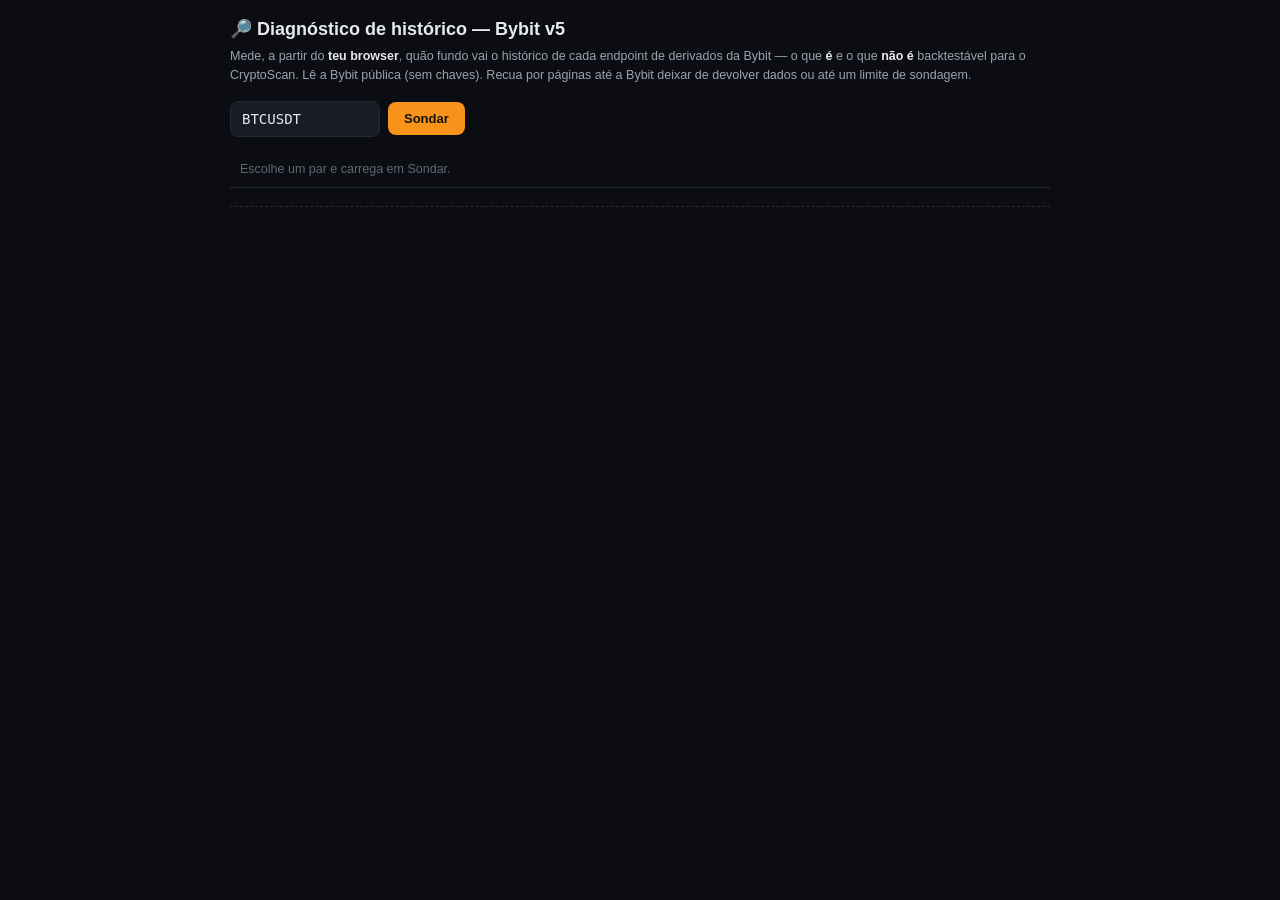
<file: diag_bybit.html>
<!doctype html>
<html lang="pt">
<head>
<meta charset="utf-8">
<meta name="viewport" content="width=device-width, initial-scale=1">
<title>Diagnóstico de histórico — Bybit v5</title>
<style>
  :root { --bg:#0b0d12; --s1:#12151c; --s2:#181c25; --border:#242a36; --text:#e6e9ef; --dim:#9aa3b2; --faint:#5f6875; --orange:#f7931a; --green:#2dd4a0; --red:#f7647a; }
  * { box-sizing: border-box; }
  body { margin:0; background:var(--bg); color:var(--text); font-family:-apple-system,BlinkMacSystemFont,'Segoe UI',Roboto,sans-serif; line-height:1.5; padding:16px; -webkit-text-size-adjust:100%; }
  .wrap { max-width:820px; margin:0 auto; }
  h1 { font-size:18px; margin:0 0 4px; display:flex; align-items:center; gap:8px; }
  .sub { font-size:12.5px; color:var(--dim); margin:0 0 16px; }
  .sub b { color:var(--text); }
  .ctrl { display:flex; flex-wrap:wrap; gap:8px; align-items:center; margin-bottom:14px; }
  input { background:var(--s2); color:var(--text); border:1px solid var(--border); border-radius:8px; padding:9px 11px; font-size:14px; font-family:'JetBrains Mono',monospace; text-transform:uppercase; width:150px; outline:none; }
  input:focus { border-color:var(--orange); }
  button { background:var(--orange); color:#11130a; border:none; border-radius:8px; padding:9px 16px; font-size:13px; font-weight:700; cursor:pointer; }
  button:disabled { opacity:.55; cursor:default; }
  .prog { font-size:11.5px; color:var(--faint); font-family:'JetBrains Mono',monospace; margin-left:auto; }
  table { width:100%; border-collapse:collapse; font-size:12.5px; margin-top:6px; }
  th,td { text-align:left; padding:9px 10px; border-bottom:1px solid var(--border); vertical-align:top; }
  th { color:var(--faint); font-size:10px; text-transform:uppercase; letter-spacing:.06em; font-weight:600; }
  td.mono, td .mono { font-family:'JetBrains Mono',monospace; }
  .tag { font-size:10px; font-weight:700; padding:2px 7px; border-radius:5px; white-space:nowrap; }
  .ok { background:rgba(45,212,160,.14); color:var(--green); }
  .part { background:rgba(247,147,26,.14); color:var(--orange); }
  .no { background:rgba(247,100,122,.14); color:var(--red); }
  .grp { font-size:11px; color:var(--orange); text-transform:uppercase; letter-spacing:.06em; font-weight:700; padding:14px 10px 4px; }
  .note { font-size:11.5px; color:var(--dim); line-height:1.6; margin-top:18px; border-top:1px dashed var(--border); padding-top:12px; }
  .note b { color:var(--text); }
  .depth { color:var(--text); font-weight:600; }
  a { color:var(--orange); }
</style>
</head>
<body>
<div class="wrap">
  <h1>🔎 Diagnóstico de histórico — Bybit v5</h1>
  <p class="sub">Mede, a partir do <b>teu browser</b>, quão fundo vai o histórico de cada endpoint de derivados da Bybit — o que <b>é</b> e o que <b>não é</b> backtestável para o CryptoScan. Lê a Bybit pública (sem chaves). Recua por páginas até a Bybit deixar de devolver dados ou até um limite de sondagem.</p>
  <div class="ctrl">
    <input id="sym" value="BTCUSDT" spellcheck="false" aria-label="símbolo">
    <button id="run" onclick="runAll()">Sondar</button>
    <span class="prog" id="prog"></span>
  </div>
  <table id="out"><tbody id="rows"><tr><td colspan="5" style="color:var(--faint)">Escolhe um par e carrega em Sondar.</td></tr></tbody></table>
  <div class="note" id="note"></div>
</div>
<script>
const BYBIT = 'https://api.bybit.com';
const MAX_PAGES = 25;              // limite de sondagem por endpoint (evita martelar)
const GAP = 90;                    // ms entre pedidos (respeita rate limits)
const sleep = ms => new Promise(r => setTimeout(r, ms));
const fmtDate = ts => new Date(ts).toISOString().slice(0,10) + ' ' + new Date(ts).toISOString().slice(11,16);
const days = ms => (ms/86400000);
let prog = document.getElementById('prog');

async function jget(url) {
  const r = await fetch(url);
  const d = await r.json();
  if (d.retCode !== 0 && d.retCode !== undefined) throw new Error('retCode ' + d.retCode + ' ' + (d.retMsg||''));
  return d.result || {};
}

// Recua no tempo por páginas, extraindo timestamps com getTs, até vazio, timestamps
// pararem de recuar, ou MAX_PAGES. Devolve {count, earliest, hitWall, pages}.
async function probe(label, buildUrl, getList, getTs) {
  let end = Date.now(), earliest = null, count = 0, pages = 0, hitWall = false;
  for (; pages < MAX_PAGES; pages++) {
    let res; try { res = await jget(buildUrl(end)); } catch (e) { hitWall = true; break; }
    const list = getList(res) || [];
    if (!list.length) { hitWall = true; break; }
    const tss = list.map(getTs).filter(x => isFinite(x));
    if (!tss.length) { hitWall = true; break; }
    count += list.length;
    const minTs = Math.min(...tss);
    if (earliest !== null && minTs >= earliest) { break; }   // deixou de recuar
    earliest = minTs;
    end = minTs - 1;
    prog.textContent = `${label}: ${count} pts · até ${fmtDate(earliest)}`;
    await sleep(GAP);
    if (list.length < 50) { hitWall = true; break; }          // página curta = perto do fim
  }
  return { count, earliest, hitWall, pages };
}

function verdict(r, goodDays, partDays) {
  if (!r || r.earliest == null || r.count === 0) return ['no', 'sem dados'];
  const d = days(Date.now() - r.earliest);
  const depth = d >= 400 ? `≥ ${Math.round(d)} d` : `${Math.round(d)} d`;
  const wall = r.hitWall ? 'fim real' : 'parou no limite de sondagem';
  if (d >= goodDays) return ['ok', `${depth} · ${wall}`];
  if (d >= partDays) return ['part', `${depth} · ${wall}`];
  return ['no', `${depth} · ${wall}`];
}

function row(name, gran, r, vd) {
  const [cls, txt] = vd;
  const earliest = r && r.earliest != null ? fmtDate(r.earliest) : '—';
  const cnt = r ? r.count : 0;
  return `<tr><td>${name}</td><td class="mono">${gran}</td><td class="mono">${cnt}</td><td class="mono">${earliest}</td><td><span class="tag ${cls}">${txt}</span></td></tr>`;
}

async function runAll() {
  const sym = (document.getElementById('sym').value || 'BTCUSDT').trim().toUpperCase();
  const btn = document.getElementById('run'); btn.disabled = true;
  const rows = document.getElementById('rows'); rows.innerHTML = '';
  document.getElementById('note').innerHTML = '';
  const add = html => { rows.insertAdjacentHTML('beforeend', html); };
  const grp = t => add(`<tr><td class="grp" colspan="5">${t}</td></tr>`);

  try {
    // ── Funding rate history (8h) ──
    grp('Funding rate — /v5/market/funding/history');
    const fund = await probe('funding',
      end => `${BYBIT}/v5/market/funding/history?category=linear&symbol=${sym}&endTime=${end}&limit=200`,
      res => res.list, x => +x.fundingRateTimestamp);
    add(row('Funding rate', '8h', fund, verdict(fund, 90, 20)));

    // ── Open interest (vários intervalos) ──
    grp('Open interest — /v5/market/open-interest');
    for (const it of ['5min','15min','1h','4h','1d']) {
      const r = await probe('OI ' + it,
        end => `${BYBIT}/v5/market/open-interest?category=linear&symbol=${sym}&intervalTime=${it}&endTime=${end}&limit=200`,
        res => res.list, x => +x.timestamp);
      add(row('Open interest', it, r, verdict(r, 30, 7)));
    }

    // ── Long/short account ratio ──
    grp('Long/Short account ratio — /v5/market/account-ratio');
    for (const p of ['15min','1h']) {
      const r = await probe('LSR ' + p,
        end => `${BYBIT}/v5/market/account-ratio?category=linear&symbol=${sym}&period=${p}&endTime=${end}&limit=500`,
        res => res.list, x => +x.timestamp);
      add(row('L/S ratio', p, r, verdict(r, 30, 7)));
    }

    // ── Recent trades (sem histórico) ──
    grp('Trades & liquidações');
    let tradesCnt = 0;
    try { const t = await jget(`${BYBIT}/v5/market/recent-trade?category=linear&symbol=${sym}&limit=1000`); tradesCnt = (t.list||[]).length; } catch (e) {}
    add(row('Recent trades (p/ CVD)', 'tick', { count: tradesCnt, earliest: null, hitWall: true }, ['no', 'só os ~1000 últimos · sem histórico']));
    add(`<tr><td>Liquidações (cascata)</td><td class="mono">—</td><td class="mono">0</td><td class="mono">—</td><td><span class="tag no">sem REST · só websocket ao vivo</span></td></tr>`);

    document.getElementById('note').innerHTML =
      `<b>Como ler:</b> a coluna final diz até quando recuou e se atingiu o <b>fim real</b> (a Bybit devolveu vazio = parede de retenção) ou o <b>limite de sondagem</b> (${MAX_PAGES} páginas — o histórico pode ir mais fundo). ` +
      `<span class="tag ok">verde</span> = fundo que chega para backtest; <span class="tag part">laranja</span> = só recente; <span class="tag no">vermelho</span> = não serve para histórico. ` +
      `<br><br><b>Leitura esperada:</b> funding fundo (backtestável), OI/ratio só recentes (backtest só de janela curta), trades sem histórico e liquidações inexistentes em REST — estes dois (cascata + CVD) só via loop backend ao vivo ou agregador de terceiros.`;
  } catch (e) {
    document.getElementById('note').innerHTML = `<span class="tag no">Erro</span> ${e.message}. Se for CORS/bloqueio, corre a partir do mesmo domínio da app.`;
  } finally {
    btn.disabled = false; prog.textContent = 'concluído';
  }
}
</script>
</body>
</html>
</file>
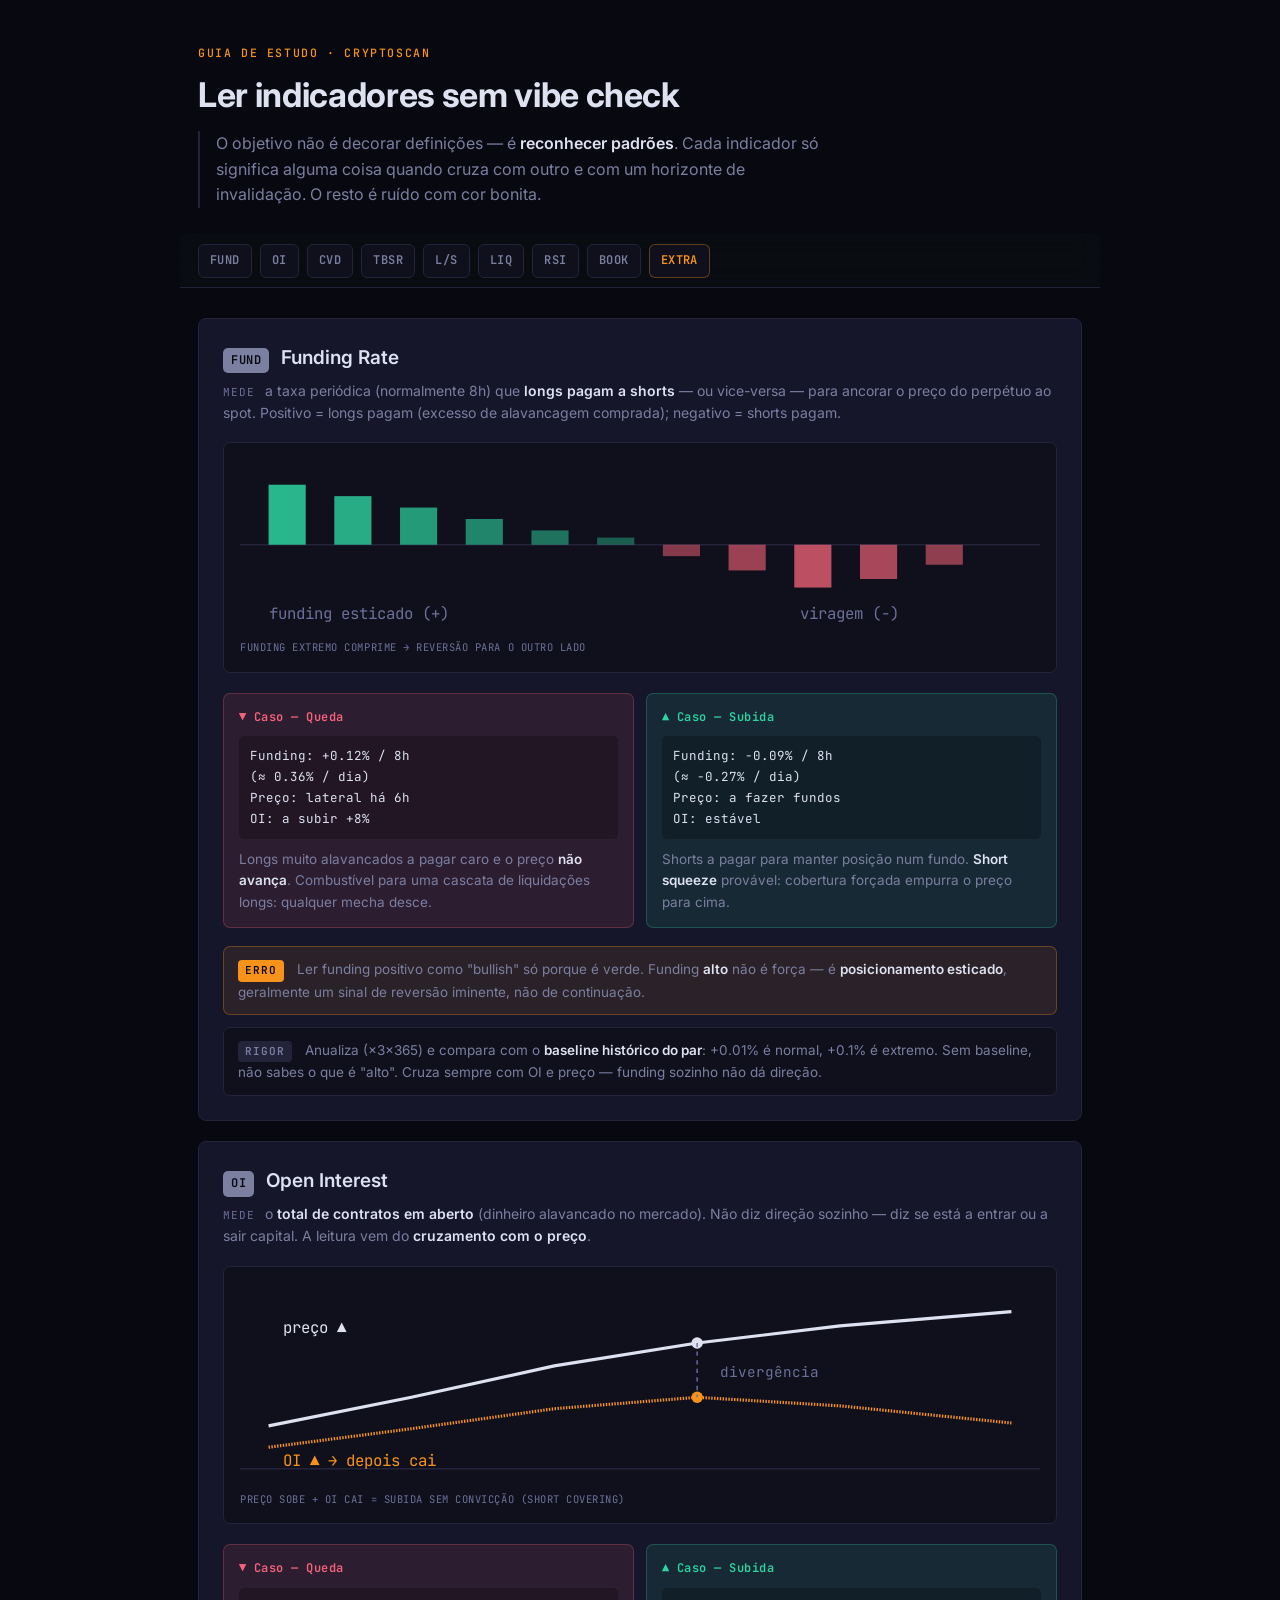
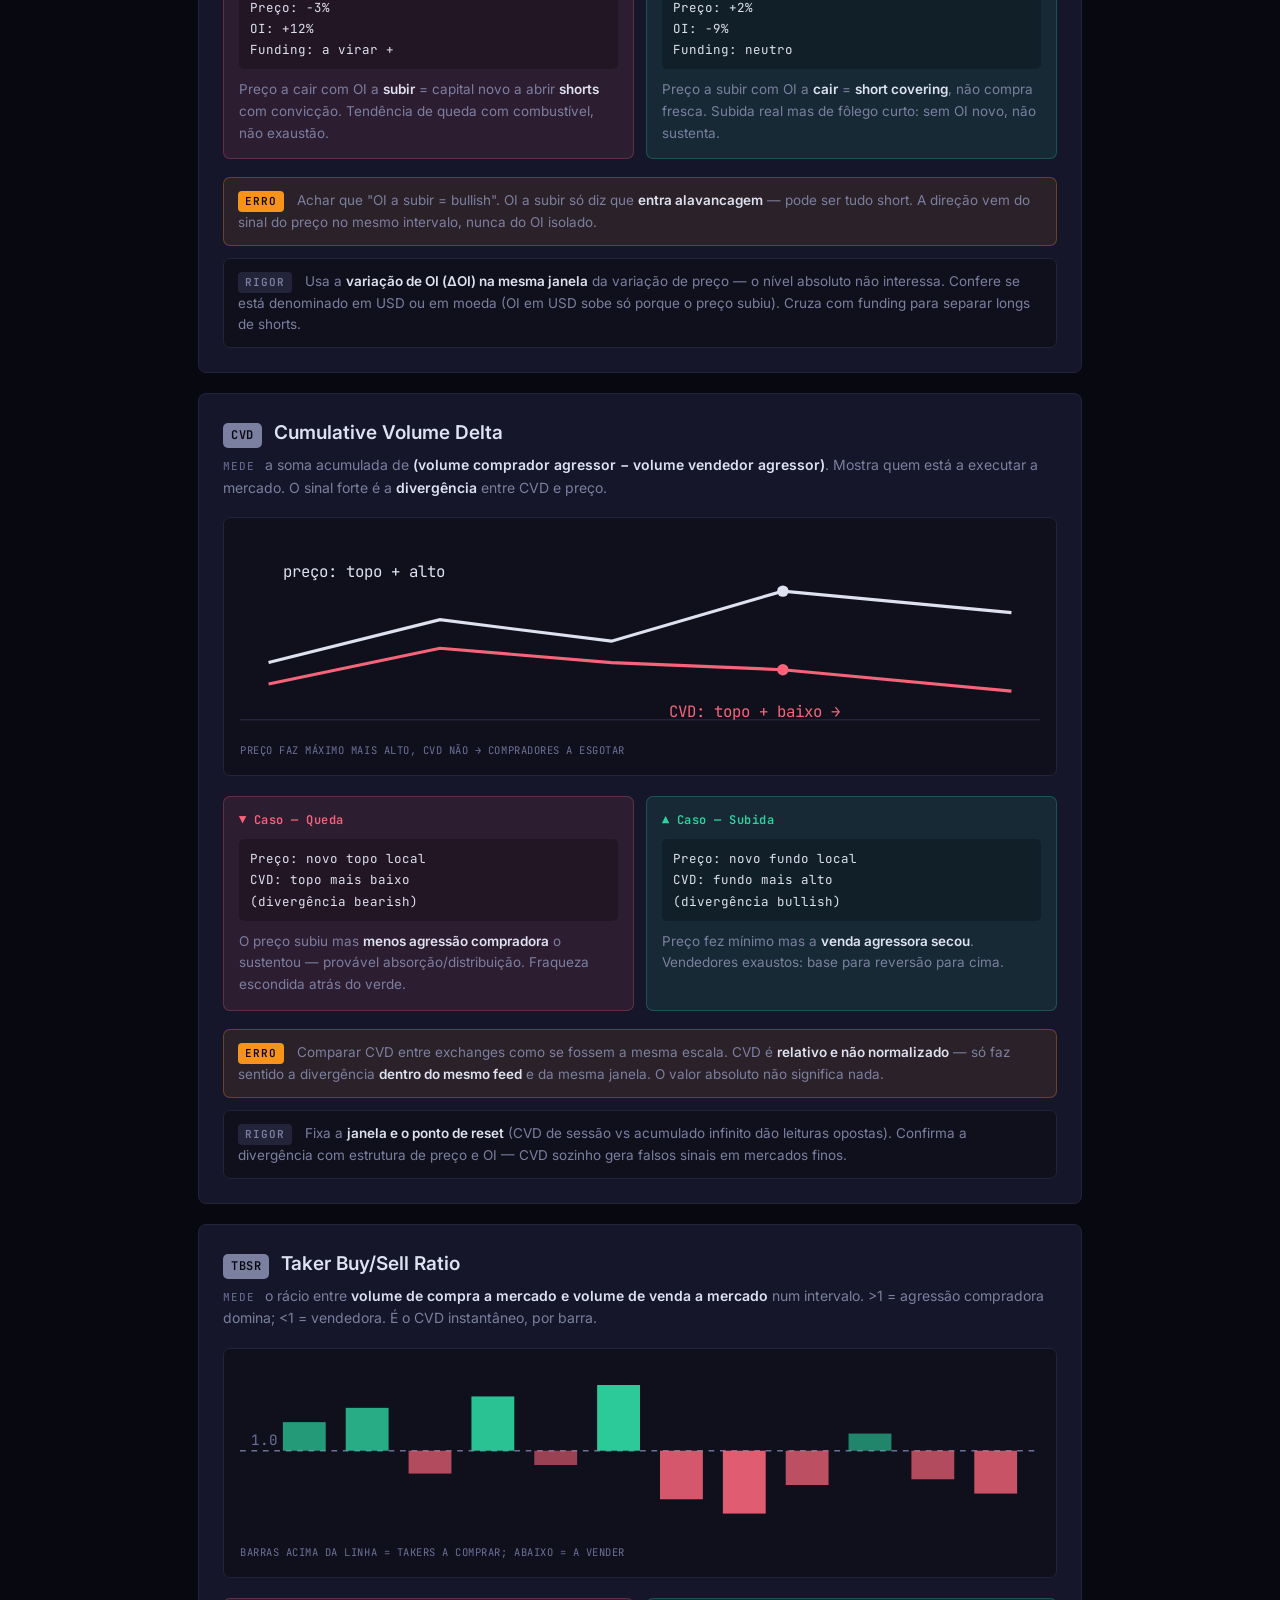
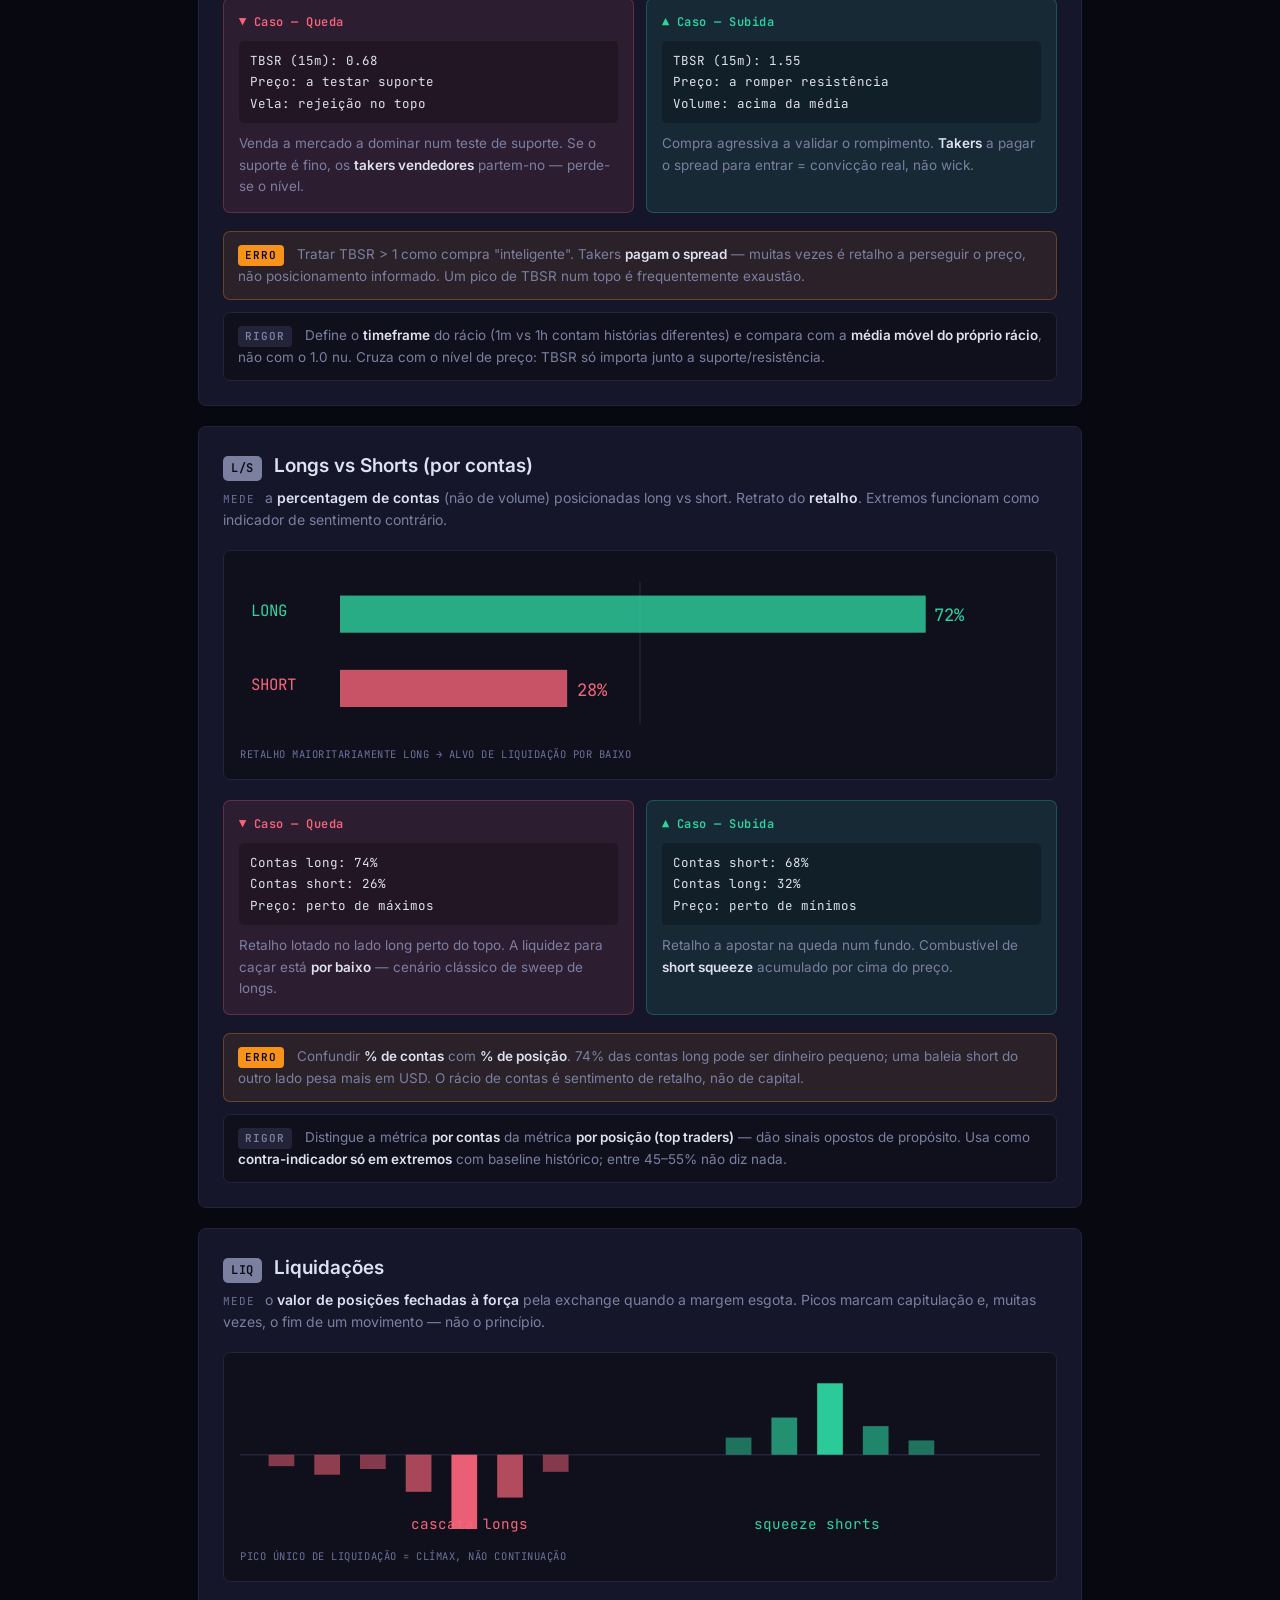
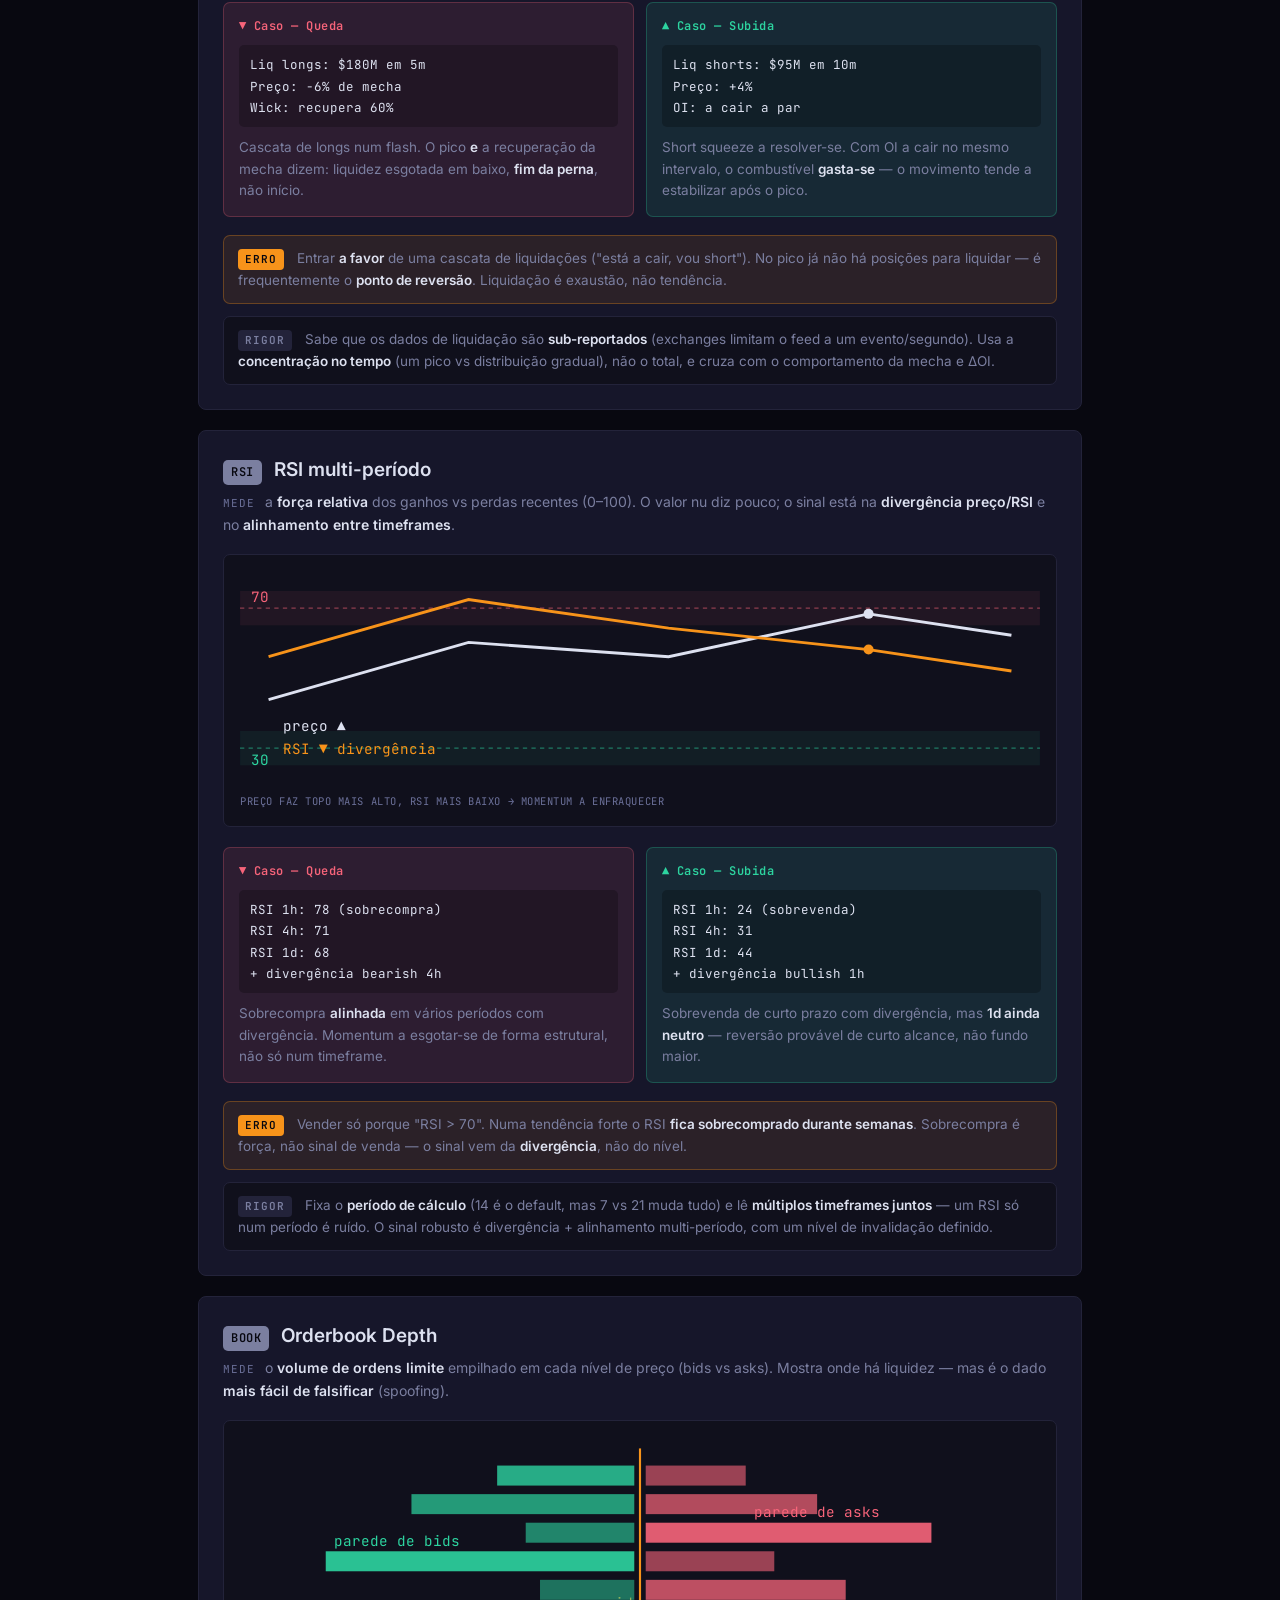
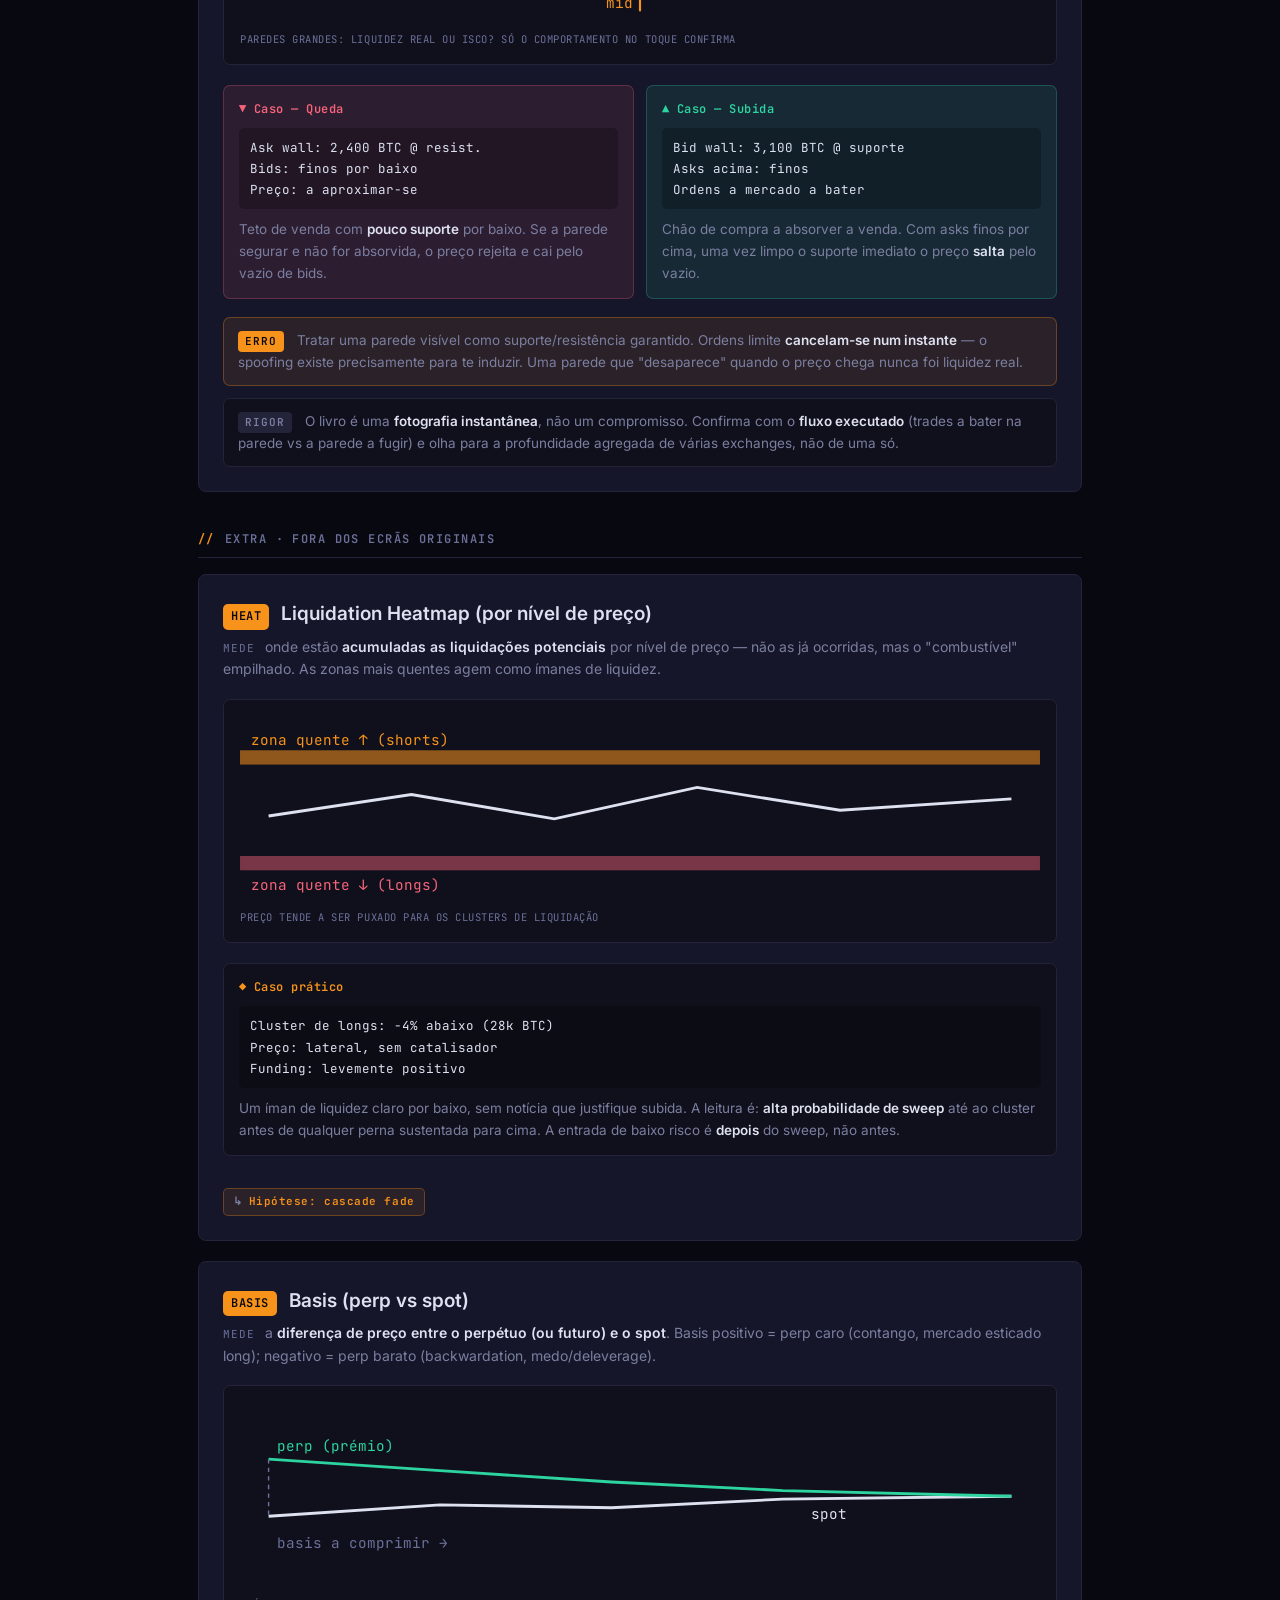
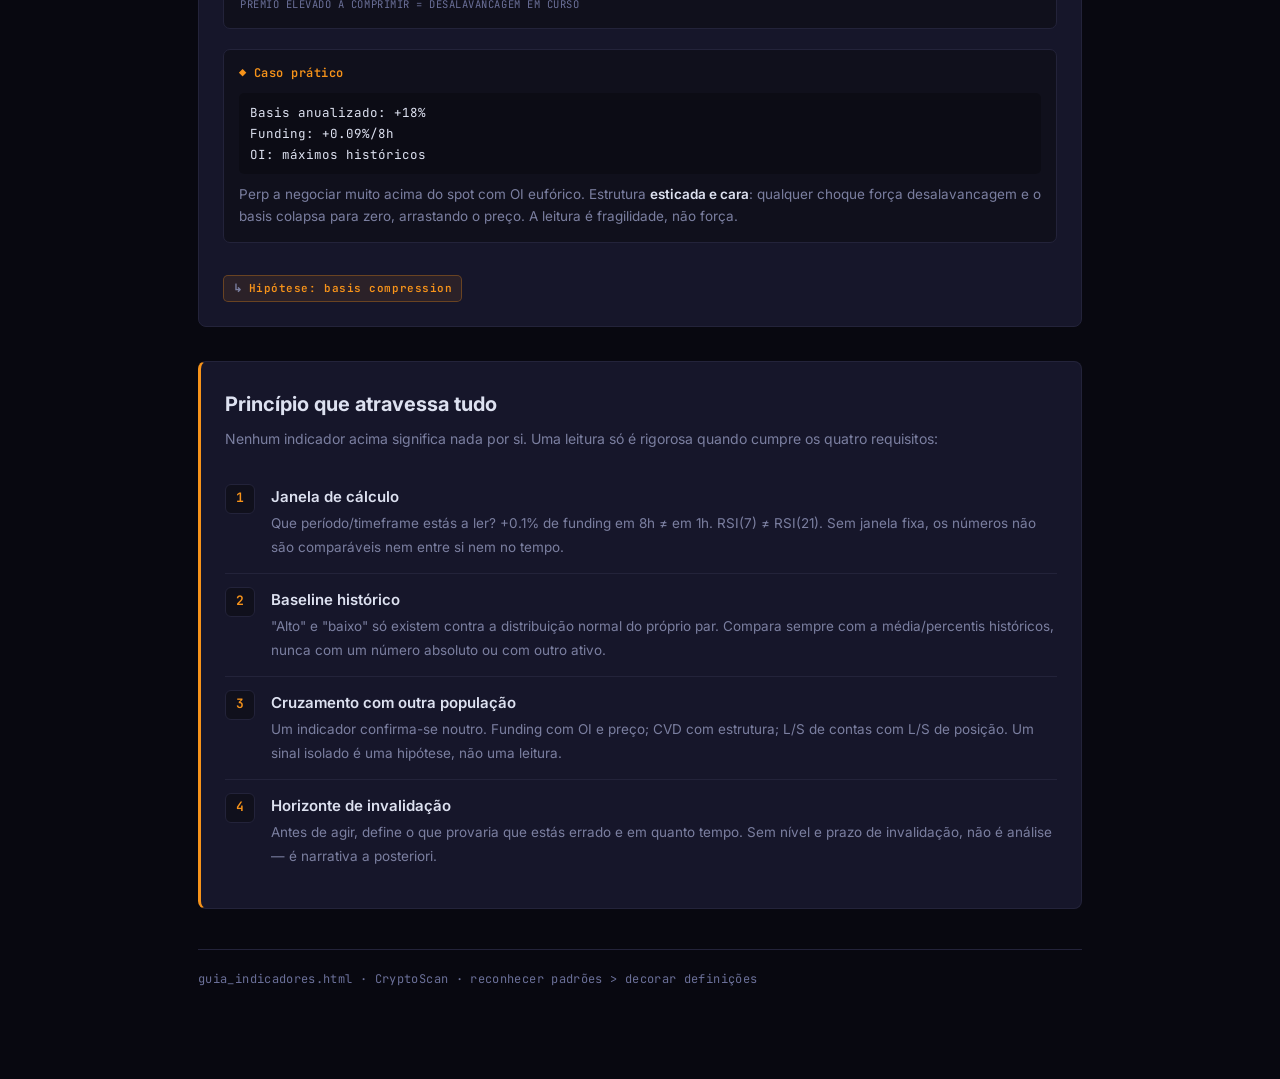
<file: guia_indicadores.html>
<!DOCTYPE html>
<html lang="pt">
<head>
<meta charset="UTF-8">
<meta name="viewport" content="width=device-width, initial-scale=1.0">
<title>Ler indicadores sem vibe check · CryptoScan</title>
<link rel="preconnect" href="https://fonts.googleapis.com">
<link rel="preconnect" href="https://fonts.gstatic.com" crossorigin>
<link href="https://fonts.googleapis.com/css2?family=Inter:wght@400;500;600;700&family=JetBrains+Mono:wght@400;500;600&display=swap" rel="stylesheet">
<style>
:root{
  --bg:#080810;
  --panel:#16162a;
  --panel-2:#10101c;
  --border:#23233a;
  --text:#dde1f0;
  --text-dim:#7b7fa0;
  --text-dimmer:#6b7099;
  --green:#2dd4a0;
  --red:#f7647a;
  --amber:#f7931a;
  --green-soft:rgba(45,212,160,.10);
  --red-soft:rgba(247,100,122,.10);
  --amber-soft:rgba(247,147,26,.09);
}
*{box-sizing:border-box}
html{scroll-behavior:smooth}
body{
  margin:0;
  background:var(--bg);
  color:var(--text);
  font-family:'Inter',system-ui,sans-serif;
  font-size:15px;
  line-height:1.6;
  -webkit-font-smoothing:antialiased;
}
.mono{font-family:'JetBrains Mono',ui-monospace,monospace}
.wrap{max-width:920px;margin:0 auto;padding:0 18px 90px}

/* ─── HEADER ─────────────────────────────── */
header.top{padding:44px 0 26px}
.eyebrow{
  font-family:'JetBrains Mono',monospace;
  font-size:11.5px;letter-spacing:.14em;text-transform:uppercase;
  color:var(--amber);margin:0 0 14px;font-weight:500;
}
h1.title{
  font-size:34px;line-height:1.14;font-weight:700;margin:0 0 16px;
  letter-spacing:-.01em;
}
.tese{
  color:var(--text-dim);font-size:16px;max-width:640px;margin:0;
  border-left:2px solid var(--border);padding-left:16px;
}
.tese strong{color:var(--text);font-weight:600}

/* ─── STICKY TICKER NAV ──────────────────── */
nav.ticker{
  position:sticky;top:0;z-index:20;
  margin:0 -18px 30px;padding:10px 18px;
  background:rgba(11,14,17,.72);
  backdrop-filter:blur(12px);-webkit-backdrop-filter:blur(12px);
  border-bottom:1px solid var(--border);
  display:flex;gap:8px;overflow-x:auto;
  scrollbar-width:none;
}
nav.ticker::-webkit-scrollbar{display:none}
nav.ticker a{
  flex:0 0 auto;
  font-family:'JetBrains Mono',monospace;
  font-size:12px;font-weight:600;letter-spacing:.04em;
  color:var(--text-dim);text-decoration:none;
  padding:6px 11px;border-radius:6px;
  border:1px solid var(--border);
  background:var(--panel-2);
  transition:color .15s,border-color .15s,background .15s;
  white-space:nowrap;
}
nav.ticker a:hover{color:var(--text);border-color:var(--text-dimmer)}
nav.ticker a.x{color:var(--amber);border-color:rgba(247,147,26,.35)}

/* ─── PANELS ─────────────────────────────── */
section.ind{
  background:var(--panel);
  border:1px solid var(--border);
  border-radius:8px;
  padding:24px;
  margin:0 0 20px;
  scroll-margin-top:64px;
}
.ind-head{display:flex;align-items:baseline;gap:12px;flex-wrap:wrap;margin-bottom:6px}
.chip{
  font-family:'JetBrains Mono',monospace;
  font-size:12px;font-weight:600;letter-spacing:.05em;
  color:var(--bg);background:var(--text-dim);
  padding:3px 8px;border-radius:5px;
}
.ind-name{font-size:19px;font-weight:600;margin:0}
.mede{
  color:var(--text-dim);font-size:14px;margin:4px 0 18px;
}
.mede b{color:var(--text);font-weight:600}
.mede .lbl{
  font-family:'JetBrains Mono',monospace;color:var(--text-dimmer);
  font-size:11px;letter-spacing:.08em;text-transform:uppercase;margin-right:6px;
}

/* ─── DIAGRAM ────────────────────────────── */
.diagram{
  background:var(--panel-2);
  border:1px solid var(--border);
  border-radius:7px;
  padding:16px;margin:0 0 20px;
}
.diagram svg{display:block;width:100%;height:auto}
.dg-cap{
  font-family:'JetBrains Mono',monospace;font-size:10.5px;
  color:var(--text-dimmer);letter-spacing:.05em;
  margin-top:8px;text-transform:uppercase;
}

/* ─── CASE BOXES ─────────────────────────── */
.cases{display:grid;grid-template-columns:1fr 1fr;gap:12px;margin:0 0 18px}
.case{
  border-radius:7px;padding:14px 15px;
  border:1px solid var(--border);
}
.case.down{background:var(--red-soft);border-color:rgba(247,100,122,.25)}
.case.up{background:var(--green-soft);border-color:rgba(45,212,160,.25)}
.case-lbl{
  font-family:'JetBrains Mono',monospace;
  font-size:12px;font-weight:600;letter-spacing:.04em;
  margin:0 0 9px;
}
.case.down .case-lbl{color:var(--red)}
.case.up .case-lbl{color:var(--green)}
.case-num{
  font-family:'JetBrains Mono',monospace;
  font-size:12.5px;line-height:1.7;color:var(--text);
  background:rgba(0,0,0,.25);
  border-radius:5px;padding:9px 11px;margin:0 0 10px;
  white-space:pre-wrap;overflow-x:auto;
}
.case-read{font-size:13.5px;color:var(--text-dim);margin:0}
.case-read b{color:var(--text);font-weight:600}

/* ─── CALLOUTS ───────────────────────────── */
.callout{
  border-radius:7px;padding:12px 14px;margin:0 0 12px;
  font-size:13.5px;line-height:1.55;
  border:1px solid var(--border);
}
.callout:last-child{margin-bottom:0}
.callout .tag{
  font-family:'JetBrains Mono',monospace;
  font-size:11px;font-weight:600;letter-spacing:.09em;
  padding:2px 7px;border-radius:4px;margin-right:9px;
  display:inline-block;
}
.callout.erro{background:var(--amber-soft);border-color:rgba(247,147,26,.3)}
.callout.erro .tag{color:var(--bg);background:var(--amber)}
.callout.rigor{background:var(--panel-2)}
.callout.rigor .tag{color:var(--text-dim);background:var(--border)}
.callout-body{color:var(--text-dim)}
.callout-body b{color:var(--text);font-weight:600}

/* ─── SECTION LABEL ──────────────────────── */
.sec-label{
  font-family:'JetBrains Mono',monospace;
  font-size:12px;letter-spacing:.12em;text-transform:uppercase;
  color:var(--text-dimmer);font-weight:600;
  margin:38px 0 16px;padding-bottom:8px;
  border-bottom:1px solid var(--border);
  display:flex;align-items:center;gap:10px;
}
.sec-label::before{content:"//";color:var(--amber)}

/* EXTRA tag linking to hypothesis */
.hyp-tag{
  font-family:'JetBrains Mono',monospace;
  font-size:11px;font-weight:600;letter-spacing:.05em;
  color:var(--amber);background:var(--amber-soft);
  border:1px solid rgba(247,147,26,.3);
  padding:4px 9px;border-radius:5px;
  display:inline-flex;align-items:center;gap:6px;margin-top:14px;
}
.hyp-tag::before{content:"↳";color:var(--text-dim)}

/* ─── CLOSING ────────────────────────────── */
.closing{
  background:var(--panel);
  border:1px solid var(--border);
  border-left:3px solid var(--amber);
  border-radius:8px;padding:26px 24px;margin:34px 0 0;
}
.closing h2{font-size:20px;font-weight:700;margin:0 0 8px}
.closing .sub{color:var(--text-dim);font-size:14px;margin:0 0 20px}
ol.rigor-list{margin:0;padding:0;list-style:none;counter-reset:r}
ol.rigor-list li{
  counter-increment:r;
  position:relative;padding:14px 0 14px 46px;
  border-top:1px solid var(--border);
}
ol.rigor-list li:first-child{border-top:none}
ol.rigor-list li::before{
  content:counter(r);
  position:absolute;left:0;top:13px;
  width:28px;height:28px;border-radius:6px;
  background:var(--panel-2);border:1px solid var(--border);
  color:var(--amber);font-family:'JetBrains Mono',monospace;
  font-weight:600;font-size:13px;
  display:flex;align-items:center;justify-content:center;
}
ol.rigor-list li b{color:var(--text);font-weight:600;display:block;margin-bottom:2px}
ol.rigor-list li span{color:var(--text-dim);font-size:13.5px}

footer.foot{
  margin-top:40px;padding-top:20px;border-top:1px solid var(--border);
  color:var(--text-dimmer);font-size:12px;
  font-family:'JetBrains Mono',monospace;letter-spacing:.03em;
}

/* ─── RESPONSIVE ─────────────────────────── */
@media (max-width:640px){
  .cases{grid-template-columns:1fr}
  h1.title{font-size:27px}
  section.ind{padding:18px}
  .wrap{padding:0 14px 70px}
}
</style>
</head>
<body>
<div class="wrap">

<!-- ══ HEADER ══ -->
<header class="top">
  <p class="eyebrow">Guia de estudo · CryptoScan</p>
  <h1 class="title">Ler indicadores sem vibe check</h1>
  <p class="tese">O objetivo não é decorar definições — é <strong>reconhecer padrões</strong>. Cada indicador só significa alguma coisa quando cruza com outro e com um horizonte de invalidação. O resto é ruído com cor bonita.</p>
</header>

<!-- ══ STICKY TICKER NAV ══ -->
<nav class="ticker" aria-label="Navegação de indicadores">
  <a href="#fund">FUND</a>
  <a href="#oi">OI</a>
  <a href="#cvd">CVD</a>
  <a href="#tbsr">TBSR</a>
  <a href="#ls">L/S</a>
  <a href="#liq">LIQ</a>
  <a href="#rsi">RSI</a>
  <a href="#book">BOOK</a>
  <a href="#extra" class="x">EXTRA</a>
</nav>

<!-- ══════════ 1 · FUNDING ══════════ -->
<section class="ind" id="fund">
  <div class="ind-head">
    <span class="chip">FUND</span>
    <h2 class="ind-name">Funding Rate</h2>
  </div>
  <p class="mede"><span class="lbl">Mede</span> a taxa periódica (normalmente 8h) que <b>longs pagam a shorts</b> — ou vice-versa — para ancorar o preço do perpétuo ao spot. Positivo = longs pagam (excesso de alavancagem comprada); negativo = shorts pagam.</p>

  <div class="diagram">
    <svg viewBox="0 0 560 120" role="img" aria-label="Barras de funding a comprimir">
      <line x1="0" y1="60" x2="560" y2="60" stroke="#23233a" stroke-width="1"/>
      <!-- barras positivas a decrescer (compressão) -->
      <rect x="20"  y="18" width="26" height="42" fill="#2dd4a0" opacity=".85"/>
      <rect x="66"  y="26" width="26" height="34" fill="#2dd4a0" opacity=".8"/>
      <rect x="112" y="34" width="26" height="26" fill="#2dd4a0" opacity=".7"/>
      <rect x="158" y="42" width="26" height="18" fill="#2dd4a0" opacity=".6"/>
      <rect x="204" y="50" width="26" height="10" fill="#2dd4a0" opacity=".5"/>
      <rect x="250" y="55" width="26" height="5"  fill="#2dd4a0" opacity=".4"/>
      <!-- viragem negativa -->
      <rect x="296" y="60" width="26" height="8"  fill="#f7647a" opacity=".5"/>
      <rect x="342" y="60" width="26" height="18" fill="#f7647a" opacity=".6"/>
      <rect x="388" y="60" width="26" height="30" fill="#f7647a" opacity=".75"/>
      <rect x="434" y="60" width="26" height="24" fill="#f7647a" opacity=".65"/>
      <rect x="480" y="60" width="26" height="14" fill="#f7647a" opacity=".55"/>
      <text x="20" y="112" fill="#6b7099" font-family="JetBrains Mono" font-size="11">funding esticado (+)</text>
      <text x="392" y="112" fill="#6b7099" font-family="JetBrains Mono" font-size="11">viragem (−)</text>
    </svg>
    <div class="dg-cap">Funding extremo comprime → reversão para o outro lado</div>
  </div>

  <div class="cases">
    <div class="case down">
      <p class="case-lbl">▼ Caso — Queda</p>
      <div class="case-num">Funding: +0.12% / 8h
(≈ 0.36% / dia)
Preço: lateral há 6h
OI: a subir +8%</div>
      <p class="case-read">Longs muito alavancados a pagar caro e o preço <b>não avança</b>. Combustível para uma cascata de liquidações longs: qualquer mecha desce.</p>
    </div>
    <div class="case up">
      <p class="case-lbl">▲ Caso — Subida</p>
      <div class="case-num">Funding: −0.09% / 8h
(≈ −0.27% / dia)
Preço: a fazer fundos
OI: estável</div>
      <p class="case-read">Shorts a pagar para manter posição num fundo. <b>Short squeeze</b> provável: cobertura forçada empurra o preço para cima.</p>
    </div>
  </div>

  <div class="callout erro">
    <span class="tag">ERRO</span>
    <span class="callout-body">Ler funding positivo como "bullish" só porque é verde. Funding <b>alto</b> não é força — é <b>posicionamento esticado</b>, geralmente um sinal de reversão iminente, não de continuação.</span>
  </div>
  <div class="callout rigor">
    <span class="tag">RIGOR</span>
    <span class="callout-body">Anualiza (×3×365) e compara com o <b>baseline histórico do par</b>: +0.01% é normal, +0.1% é extremo. Sem baseline, não sabes o que é "alto". Cruza sempre com OI e preço — funding sozinho não dá direção.</span>
  </div>
</section>

<!-- ══════════ 2 · OPEN INTEREST ══════════ -->
<section class="ind" id="oi">
  <div class="ind-head">
    <span class="chip">OI</span>
    <h2 class="ind-name">Open Interest</h2>
  </div>
  <p class="mede"><span class="lbl">Mede</span> o <b>total de contratos em aberto</b> (dinheiro alavancado no mercado). Não diz direção sozinho — diz se está a entrar ou a sair capital. A leitura vem do <b>cruzamento com o preço</b>.</p>

  <div class="diagram">
    <svg viewBox="0 0 560 140" role="img" aria-label="Cruzamento preço e open interest">
      <line x1="0" y1="130" x2="560" y2="130" stroke="#23233a" stroke-width="1"/>
      <!-- preço a subir -->
      <polyline points="20,100 120,80 220,58 320,42 420,30 540,20" fill="none" stroke="#dde1f0" stroke-width="2.2"/>
      <!-- OI a subir junto (confirmação) então a divergir -->
      <polyline points="20,115 120,102 220,88 320,80 420,86 540,98" fill="none" stroke="#f7931a" stroke-width="2.2" stroke-dasharray="1"/>
      <circle cx="320" cy="42" r="4" fill="#dde1f0"/>
      <circle cx="320" cy="80" r="4" fill="#f7931a"/>
      <line x1="320" y1="42" x2="320" y2="80" stroke="#6b7099" stroke-width="1" stroke-dasharray="3 3"/>
      <text x="30" y="35" fill="#dde1f0" font-family="JetBrains Mono" font-size="11">preço ▲</text>
      <text x="30" y="128" fill="#f7931a" font-family="JetBrains Mono" font-size="11">OI ▲ → depois cai</text>
      <text x="336" y="66" fill="#6b7099" font-family="JetBrains Mono" font-size="10">divergência</text>
    </svg>
    <div class="dg-cap">Preço sobe + OI cai = subida sem convicção (short covering)</div>
  </div>

  <div class="cases">
    <div class="case down">
      <p class="case-lbl">▼ Caso — Queda</p>
      <div class="case-num">Preço: −3%
OI: +12%
Funding: a virar +</div>
      <p class="case-read">Preço a cair com OI a <b>subir</b> = capital novo a abrir <b>shorts</b> com convicção. Tendência de queda com combustível, não exaustão.</p>
    </div>
    <div class="case up">
      <p class="case-lbl">▲ Caso — Subida</p>
      <div class="case-num">Preço: +2%
OI: −9%
Funding: neutro</div>
      <p class="case-read">Preço a subir com OI a <b>cair</b> = <b>short covering</b>, não compra fresca. Subida real mas de fôlego curto: sem OI novo, não sustenta.</p>
    </div>
  </div>

  <div class="callout erro">
    <span class="tag">ERRO</span>
    <span class="callout-body">Achar que "OI a subir = bullish". OI a subir só diz que <b>entra alavancagem</b> — pode ser tudo short. A direção vem do sinal do preço no mesmo intervalo, nunca do OI isolado.</span>
  </div>
  <div class="callout rigor">
    <span class="tag">RIGOR</span>
    <span class="callout-body">Usa a <b>variação de OI (ΔOI) na mesma janela</b> da variação de preço — o nível absoluto não interessa. Confere se está denominado em USD ou em moeda (OI em USD sobe só porque o preço subiu). Cruza com funding para separar longs de shorts.</span>
  </div>
</section>

<!-- ══════════ 3 · CVD ══════════ -->
<section class="ind" id="cvd">
  <div class="ind-head">
    <span class="chip">CVD</span>
    <h2 class="ind-name">Cumulative Volume Delta</h2>
  </div>
  <p class="mede"><span class="lbl">Mede</span> a soma acumulada de <b>(volume comprador agressor − volume vendedor agressor)</b>. Mostra quem está a executar a mercado. O sinal forte é a <b>divergência</b> entre CVD e preço.</p>

  <div class="diagram">
    <svg viewBox="0 0 560 140" role="img" aria-label="Divergência entre preço e CVD">
      <line x1="0" y1="130" x2="560" y2="130" stroke="#23233a" stroke-width="1"/>
      <!-- preço faz topo mais alto -->
      <polyline points="20,90 140,60 260,75 380,40 540,55" fill="none" stroke="#dde1f0" stroke-width="2.2"/>
      <!-- CVD faz topo mais baixo (divergência bearish) -->
      <polyline points="20,105 140,80 260,90 380,95 540,110" fill="none" stroke="#f7647a" stroke-width="2.2"/>
      <circle cx="380" cy="40" r="4" fill="#dde1f0"/>
      <circle cx="380" cy="95" r="4" fill="#f7647a"/>
      <text x="30" y="30" fill="#dde1f0" font-family="JetBrains Mono" font-size="11">preço: topo + alto</text>
      <text x="300" y="128" fill="#f7647a" font-family="JetBrains Mono" font-size="11">CVD: topo + baixo →</text>
    </svg>
    <div class="dg-cap">Preço faz máximo mais alto, CVD não → compradores a esgotar</div>
  </div>

  <div class="cases">
    <div class="case down">
      <p class="case-lbl">▼ Caso — Queda</p>
      <div class="case-num">Preço: novo topo local
CVD: topo mais baixo
(divergência bearish)</div>
      <p class="case-read">O preço subiu mas <b>menos agressão compradora</b> o sustentou — provável absorção/distribuição. Fraqueza escondida atrás do verde.</p>
    </div>
    <div class="case up">
      <p class="case-lbl">▲ Caso — Subida</p>
      <div class="case-num">Preço: novo fundo local
CVD: fundo mais alto
(divergência bullish)</div>
      <p class="case-read">Preço fez mínimo mas a <b>venda agressora secou</b>. Vendedores exaustos: base para reversão para cima.</p>
    </div>
  </div>

  <div class="callout erro">
    <span class="tag">ERRO</span>
    <span class="callout-body">Comparar CVD entre exchanges como se fossem a mesma escala. CVD é <b>relativo e não normalizado</b> — só faz sentido a divergência <b>dentro do mesmo feed</b> e da mesma janela. O valor absoluto não significa nada.</span>
  </div>
  <div class="callout rigor">
    <span class="tag">RIGOR</span>
    <span class="callout-body">Fixa a <b>janela e o ponto de reset</b> (CVD de sessão vs acumulado infinito dão leituras opostas). Confirma a divergência com estrutura de preço e OI — CVD sozinho gera falsos sinais em mercados finos.</span>
  </div>
</section>

<!-- ══════════ 4 · TBSR ══════════ -->
<section class="ind" id="tbsr">
  <div class="ind-head">
    <span class="chip">TBSR</span>
    <h2 class="ind-name">Taker Buy/Sell Ratio</h2>
  </div>
  <p class="mede"><span class="lbl">Mede</span> o rácio entre <b>volume de compra a mercado e volume de venda a mercado</b> num intervalo. &gt;1 = agressão compradora domina; &lt;1 = vendedora. É o CVD instantâneo, por barra.</p>

  <div class="diagram">
    <svg viewBox="0 0 560 120" role="img" aria-label="Rácio taker buy sell em torno de 1">
      <line x1="0" y1="60" x2="560" y2="60" stroke="#6b7099" stroke-width="1" stroke-dasharray="4 4"/>
      <text x="8" y="56" fill="#6b7099" font-family="JetBrains Mono" font-size="10">1.0</text>
      <rect x="30"  y="40" width="30" height="20" fill="#2dd4a0" opacity=".7"/>
      <rect x="74"  y="30" width="30" height="30" fill="#2dd4a0" opacity=".8"/>
      <rect x="118" y="60" width="30" height="16" fill="#f7647a" opacity=".7"/>
      <rect x="162" y="22" width="30" height="38" fill="#2dd4a0" opacity=".9"/>
      <rect x="206" y="60" width="30" height="10" fill="#f7647a" opacity=".6"/>
      <rect x="250" y="14" width="30" height="46" fill="#2dd4a0" opacity=".95"/>
      <rect x="294" y="60" width="30" height="34" fill="#f7647a" opacity=".85"/>
      <rect x="338" y="60" width="30" height="44" fill="#f7647a" opacity=".9"/>
      <rect x="382" y="60" width="30" height="24" fill="#f7647a" opacity=".75"/>
      <rect x="426" y="48" width="30" height="12" fill="#2dd4a0" opacity=".6"/>
      <rect x="470" y="60" width="30" height="20" fill="#f7647a" opacity=".7"/>
      <rect x="514" y="60" width="30" height="30" fill="#f7647a" opacity=".8"/>
    </svg>
    <div class="dg-cap">Barras acima da linha = takers a comprar; abaixo = a vender</div>
  </div>

  <div class="cases">
    <div class="case down">
      <p class="case-lbl">▼ Caso — Queda</p>
      <div class="case-num">TBSR (15m): 0.68
Preço: a testar suporte
Vela: rejeição no topo</div>
      <p class="case-read">Venda a mercado a dominar num teste de suporte. Se o suporte é fino, os <b>takers vendedores</b> partem-no — perde-se o nível.</p>
    </div>
    <div class="case up">
      <p class="case-lbl">▲ Caso — Subida</p>
      <div class="case-num">TBSR (15m): 1.55
Preço: a romper resistência
Volume: acima da média</div>
      <p class="case-read">Compra agressiva a validar o rompimento. <b>Takers</b> a pagar o spread para entrar = convicção real, não wick.</p>
    </div>
  </div>

  <div class="callout erro">
    <span class="tag">ERRO</span>
    <span class="callout-body">Tratar TBSR &gt; 1 como compra "inteligente". Takers <b>pagam o spread</b> — muitas vezes é retalho a perseguir o preço, não posicionamento informado. Um pico de TBSR num topo é frequentemente exaustão.</span>
  </div>
  <div class="callout rigor">
    <span class="tag">RIGOR</span>
    <span class="callout-body">Define o <b>timeframe</b> do rácio (1m vs 1h contam histórias diferentes) e compara com a <b>média móvel do próprio rácio</b>, não com o 1.0 nu. Cruza com o nível de preço: TBSR só importa junto a suporte/resistência.</span>
  </div>
</section>

<!-- ══════════ 5 · LONGS vs SHORTS ══════════ -->
<section class="ind" id="ls">
  <div class="ind-head">
    <span class="chip">L/S</span>
    <h2 class="ind-name">Longs vs Shorts (por contas)</h2>
  </div>
  <p class="mede"><span class="lbl">Mede</span> a <b>percentagem de contas</b> (não de volume) posicionadas long vs short. Retrato do <b>retalho</b>. Extremos funcionam como indicador de sentimento contrário.</p>

  <div class="diagram">
    <svg viewBox="0 0 560 120" role="img" aria-label="Barras opostas de longs e shorts">
      <text x="8" y="34" fill="#2dd4a0" font-family="JetBrains Mono" font-size="11">LONG</text>
      <text x="8" y="86" fill="#f7647a" font-family="JetBrains Mono" font-size="11">SHORT</text>
      <line x1="280" y1="10" x2="280" y2="110" stroke="#23233a" stroke-width="1"/>
      <!-- long bar (72%) para a direita -->
      <rect x="70" y="20" width="410" height="26" fill="#2dd4a0" opacity=".8"/>
      <text x="486" y="38" fill="#2dd4a0" font-family="JetBrains Mono" font-size="12">72%</text>
      <!-- short bar (28%) -->
      <rect x="70" y="72" width="159" height="26" fill="#f7647a" opacity=".8"/>
      <text x="236" y="90" fill="#f7647a" font-family="JetBrains Mono" font-size="12">28%</text>
    </svg>
    <div class="dg-cap">Retalho maioritariamente long → alvo de liquidação por baixo</div>
  </div>

  <div class="cases">
    <div class="case down">
      <p class="case-lbl">▼ Caso — Queda</p>
      <div class="case-num">Contas long: 74%
Contas short: 26%
Preço: perto de máximos</div>
      <p class="case-read">Retalho lotado no lado long perto do topo. A liquidez para caçar está <b>por baixo</b> — cenário clássico de sweep de longs.</p>
    </div>
    <div class="case up">
      <p class="case-lbl">▲ Caso — Subida</p>
      <div class="case-num">Contas short: 68%
Contas long: 32%
Preço: perto de mínimos</div>
      <p class="case-read">Retalho a apostar na queda num fundo. Combustível de <b>short squeeze</b> acumulado por cima do preço.</p>
    </div>
  </div>

  <div class="callout erro">
    <span class="tag">ERRO</span>
    <span class="callout-body">Confundir <b>% de contas</b> com <b>% de posição</b>. 74% das contas long pode ser dinheiro pequeno; uma baleia short do outro lado pesa mais em USD. O rácio de contas é sentimento de retalho, não de capital.</span>
  </div>
  <div class="callout rigor">
    <span class="tag">RIGOR</span>
    <span class="callout-body">Distingue a métrica <b>por contas</b> da métrica <b>por posição (top traders)</b> — dão sinais opostos de propósito. Usa como <b>contra-indicador só em extremos</b> com baseline histórico; entre 45–55% não diz nada.</span>
  </div>
</section>

<!-- ══════════ 6 · LIQUIDAÇÕES ══════════ -->
<section class="ind" id="liq">
  <div class="ind-head">
    <span class="chip">LIQ</span>
    <h2 class="ind-name">Liquidações</h2>
  </div>
  <p class="mede"><span class="lbl">Mede</span> o <b>valor de posições fechadas à força</b> pela exchange quando a margem esgota. Picos marcam capitulação e, muitas vezes, o fim de um movimento — não o princípio.</p>

  <div class="diagram">
    <svg viewBox="0 0 560 120" role="img" aria-label="Mini histograma de liquidações">
      <line x1="0" y1="60" x2="560" y2="60" stroke="#23233a" stroke-width="1"/>
      <!-- liquidações longs (para baixo, vermelho) com um pico -->
      <rect x="20"  y="60" width="18" height="8"  fill="#f7647a" opacity=".5"/>
      <rect x="52"  y="60" width="18" height="14" fill="#f7647a" opacity=".55"/>
      <rect x="84"  y="60" width="18" height="10" fill="#f7647a" opacity=".5"/>
      <rect x="116" y="60" width="18" height="26" fill="#f7647a" opacity=".65"/>
      <rect x="148" y="60" width="18" height="52" fill="#f7647a" opacity=".95"/>
      <rect x="180" y="60" width="18" height="30" fill="#f7647a" opacity=".7"/>
      <rect x="212" y="60" width="18" height="12" fill="#f7647a" opacity=".5"/>
      <!-- liquidações shorts (para cima, verde) -->
      <rect x="340" y="48" width="18" height="12" fill="#2dd4a0" opacity=".5"/>
      <rect x="372" y="34" width="18" height="26" fill="#2dd4a0" opacity=".65"/>
      <rect x="404" y="10" width="18" height="50" fill="#2dd4a0" opacity=".95"/>
      <rect x="436" y="40" width="18" height="20" fill="#2dd4a0" opacity=".6"/>
      <rect x="468" y="50" width="18" height="10" fill="#2dd4a0" opacity=".5"/>
      <text x="120" y="112" fill="#f7647a" font-family="JetBrains Mono" font-size="10">cascata longs</text>
      <text x="360" y="112" fill="#2dd4a0" font-family="JetBrains Mono" font-size="10">squeeze shorts</text>
    </svg>
    <div class="dg-cap">Pico único de liquidação = clímax, não continuação</div>
  </div>

  <div class="cases">
    <div class="case down">
      <p class="case-lbl">▼ Caso — Queda</p>
      <div class="case-num">Liq longs: $180M em 5m
Preço: −6% de mecha
Wick: recupera 60%</div>
      <p class="case-read">Cascata de longs num flash. O pico <b>e</b> a recuperação da mecha dizem: liquidez esgotada em baixo, <b>fim da perna</b>, não início.</p>
    </div>
    <div class="case up">
      <p class="case-lbl">▲ Caso — Subida</p>
      <div class="case-num">Liq shorts: $95M em 10m
Preço: +4%
OI: a cair a par</div>
      <p class="case-read">Short squeeze a resolver-se. Com OI a cair no mesmo intervalo, o combustível <b>gasta-se</b> — o movimento tende a estabilizar após o pico.</p>
    </div>
  </div>

  <div class="callout erro">
    <span class="tag">ERRO</span>
    <span class="callout-body">Entrar <b>a favor</b> de uma cascata de liquidações ("está a cair, vou short"). No pico já não há posições para liquidar — é frequentemente o <b>ponto de reversão</b>. Liquidação é exaustão, não tendência.</span>
  </div>
  <div class="callout rigor">
    <span class="tag">RIGOR</span>
    <span class="callout-body">Sabe que os dados de liquidação são <b>sub-reportados</b> (exchanges limitam o feed a um evento/segundo). Usa a <b>concentração no tempo</b> (um pico vs distribuição gradual), não o total, e cruza com o comportamento da mecha e ΔOI.</span>
  </div>
</section>

<!-- ══════════ 7 · RSI ══════════ -->
<section class="ind" id="rsi">
  <div class="ind-head">
    <span class="chip">RSI</span>
    <h2 class="ind-name">RSI multi-período</h2>
  </div>
  <p class="mede"><span class="lbl">Mede</span> a <b>força relativa</b> dos ganhos vs perdas recentes (0–100). O valor nu diz pouco; o sinal está na <b>divergência preço/RSI</b> e no <b>alinhamento entre timeframes</b>.</p>

  <div class="diagram">
    <svg viewBox="0 0 560 150" role="img" aria-label="Divergência de RSI com zonas de sobrecompra">
      <rect x="0" y="14" width="560" height="24" fill="#f7647a" opacity=".07"/>
      <rect x="0" y="112" width="560" height="24" fill="#2dd4a0" opacity=".07"/>
      <line x1="0" y1="26"  x2="560" y2="26"  stroke="#f7647a" stroke-width="1" stroke-dasharray="3 3" opacity=".5"/>
      <line x1="0" y1="124" x2="560" y2="124" stroke="#2dd4a0" stroke-width="1" stroke-dasharray="3 3" opacity=".5"/>
      <text x="8" y="22" fill="#f7647a" font-family="JetBrains Mono" font-size="10">70</text>
      <text x="8" y="136" fill="#2dd4a0" font-family="JetBrains Mono" font-size="10">30</text>
      <!-- preço (branco) topos mais altos -->
      <polyline points="20,90 160,50 300,60 440,30 540,45" fill="none" stroke="#dde1f0" stroke-width="2"/>
      <!-- RSI (âmbar) topos mais baixos → divergência -->
      <polyline points="20,60 160,20 300,40 440,55 540,70" fill="none" stroke="#f7931a" stroke-width="2"/>
      <circle cx="440" cy="30" r="3.5" fill="#dde1f0"/>
      <circle cx="440" cy="55" r="3.5" fill="#f7931a"/>
      <text x="30" y="112" fill="#dde1f0" font-family="JetBrains Mono" font-size="10">preço ▲</text>
      <text x="30" y="128" fill="#f7931a" font-family="JetBrains Mono" font-size="10">RSI ▼ divergência</text>
    </svg>
    <div class="dg-cap">Preço faz topo mais alto, RSI mais baixo → momentum a enfraquecer</div>
  </div>

  <div class="cases">
    <div class="case down">
      <p class="case-lbl">▼ Caso — Queda</p>
      <div class="case-num">RSI 1h: 78 (sobrecompra)
RSI 4h: 71
RSI 1d: 68
+ divergência bearish 4h</div>
      <p class="case-read">Sobrecompra <b>alinhada</b> em vários períodos com divergência. Momentum a esgotar-se de forma estrutural, não só num timeframe.</p>
    </div>
    <div class="case up">
      <p class="case-lbl">▲ Caso — Subida</p>
      <div class="case-num">RSI 1h: 24 (sobrevenda)
RSI 4h: 31
RSI 1d: 44
+ divergência bullish 1h</div>
      <p class="case-read">Sobrevenda de curto prazo com divergência, mas <b>1d ainda neutro</b> — reversão provável de curto alcance, não fundo maior.</p>
    </div>
  </div>

  <div class="callout erro">
    <span class="tag">ERRO</span>
    <span class="callout-body">Vender só porque "RSI &gt; 70". Numa tendência forte o RSI <b>fica sobrecomprado durante semanas</b>. Sobrecompra é força, não sinal de venda — o sinal vem da <b>divergência</b>, não do nível.</span>
  </div>
  <div class="callout rigor">
    <span class="tag">RIGOR</span>
    <span class="callout-body">Fixa o <b>período de cálculo</b> (14 é o default, mas 7 vs 21 muda tudo) e lê <b>múltiplos timeframes juntos</b> — um RSI só num período é ruído. O sinal robusto é divergência + alinhamento multi-período, com um nível de invalidação definido.</span>
  </div>
</section>

<!-- ══════════ 8 · ORDERBOOK ══════════ -->
<section class="ind" id="book">
  <div class="ind-head">
    <span class="chip">BOOK</span>
    <h2 class="ind-name">Orderbook Depth</h2>
  </div>
  <p class="mede"><span class="lbl">Mede</span> o <b>volume de ordens limite</b> empilhado em cada nível de preço (bids vs asks). Mostra onde há liquidez — mas é o dado <b>mais fácil de falsificar</b> (spoofing).</p>

  <div class="diagram">
    <svg viewBox="0 0 560 130" role="img" aria-label="Blocos de profundidade do livro de ordens">
      <line x1="280" y1="8" x2="280" y2="122" stroke="#f7931a" stroke-width="1.5"/>
      <text x="256" y="120" fill="#f7931a" font-family="JetBrains Mono" font-size="10">mid</text>
      <!-- bids (verde) à esquerda, blocos -->
      <rect x="180" y="20" width="96"  height="14" fill="#2dd4a0" opacity=".8"/>
      <rect x="120" y="40" width="156" height="14" fill="#2dd4a0" opacity=".7"/>
      <rect x="200" y="60" width="76"  height="14" fill="#2dd4a0" opacity=".6"/>
      <rect x="60"  y="80" width="216" height="14" fill="#2dd4a0" opacity=".9"/>
      <rect x="210" y="100" width="66" height="14" fill="#2dd4a0" opacity=".5"/>
      <text x="66" y="76" fill="#2dd4a0" font-family="JetBrains Mono" font-size="10">parede de bids</text>
      <!-- asks (vermelho) à direita -->
      <rect x="284" y="20"  width="70"  height="14" fill="#f7647a" opacity=".6"/>
      <rect x="284" y="40"  width="120" height="14" fill="#f7647a" opacity=".7"/>
      <rect x="284" y="60"  width="200" height="14" fill="#f7647a" opacity=".9"/>
      <rect x="284" y="80"  width="90"  height="14" fill="#f7647a" opacity=".6"/>
      <rect x="284" y="100" width="140" height="14" fill="#f7647a" opacity=".75"/>
      <text x="360" y="56" fill="#f7647a" font-family="JetBrains Mono" font-size="10">parede de asks</text>
    </svg>
    <div class="dg-cap">Paredes grandes: liquidez real ou isco? Só o comportamento no toque confirma</div>
  </div>

  <div class="cases">
    <div class="case down">
      <p class="case-lbl">▼ Caso — Queda</p>
      <div class="case-num">Ask wall: 2,400 BTC @ resist.
Bids: finos por baixo
Preço: a aproximar-se</div>
      <p class="case-read">Teto de venda com <b>pouco suporte</b> por baixo. Se a parede segurar e não for absorvida, o preço rejeita e cai pelo vazio de bids.</p>
    </div>
    <div class="case up">
      <p class="case-lbl">▲ Caso — Subida</p>
      <div class="case-num">Bid wall: 3,100 BTC @ suporte
Asks acima: finos
Ordens a mercado a bater</div>
      <p class="case-read">Chão de compra a absorver a venda. Com asks finos por cima, uma vez limpo o suporte imediato o preço <b>salta</b> pelo vazio.</p>
    </div>
  </div>

  <div class="callout erro">
    <span class="tag">ERRO</span>
    <span class="callout-body">Tratar uma parede visível como suporte/resistência garantido. Ordens limite <b>cancelam-se num instante</b> — o spoofing existe precisamente para te induzir. Uma parede que "desaparece" quando o preço chega nunca foi liquidez real.</span>
  </div>
  <div class="callout rigor">
    <span class="tag">RIGOR</span>
    <span class="callout-body">O livro é uma <b>fotografia instantânea</b>, não um compromisso. Confirma com o <b>fluxo executado</b> (trades a bater na parede vs a parede a fugir) e olha para a profundidade agregada de várias exchanges, não de uma só.</span>
  </div>
</section>

<!-- ══════════ EXTRA ══════════ -->
<div class="sec-label" id="extra">Extra · fora dos ecrãs originais</div>

<section class="ind">
  <div class="ind-head">
    <span class="chip" style="background:var(--amber)">HEAT</span>
    <h2 class="ind-name">Liquidation Heatmap (por nível de preço)</h2>
  </div>
  <p class="mede"><span class="lbl">Mede</span> onde estão <b>acumuladas as liquidações potenciais</b> por nível de preço — não as já ocorridas, mas o "combustível" empilhado. As zonas mais quentes agem como ímanes de liquidez.</p>

  <div class="diagram">
    <svg viewBox="0 0 560 130" role="img" aria-label="Mapa de calor de liquidações por nível">
      <polyline points="20,70 120,55 220,72 320,50 420,66 540,58" fill="none" stroke="#dde1f0" stroke-width="2"/>
      <!-- bandas de calor -->
      <rect x="0" y="24" width="560" height="10" fill="#f7931a" opacity=".55"/>
      <text x="8" y="20" fill="#f7931a" font-family="JetBrains Mono" font-size="10">zona quente ↑ (shorts)</text>
      <rect x="0" y="98" width="560" height="10" fill="#f7647a" opacity=".45"/>
      <text x="8" y="122" fill="#f7647a" font-family="JetBrains Mono" font-size="10">zona quente ↓ (longs)</text>
    </svg>
    <div class="dg-cap">Preço tende a ser puxado para os clusters de liquidação</div>
  </div>

  <div class="cases" style="grid-template-columns:1fr">
    <div class="case up" style="background:var(--panel-2);border-color:var(--border)">
      <p class="case-lbl" style="color:var(--amber)">◆ Caso prático</p>
      <div class="case-num">Cluster de longs: −4% abaixo (28k BTC)
Preço: lateral, sem catalisador
Funding: levemente positivo</div>
      <p class="case-read">Um íman de liquidez claro por baixo, sem notícia que justifique subida. A leitura é: <b>alta probabilidade de sweep</b> até ao cluster antes de qualquer perna sustentada para cima. A entrada de baixo risco é <b>depois</b> do sweep, não antes.</p>
    </div>
  </div>
  <span class="hyp-tag">Hipótese: cascade fade</span>
</section>

<section class="ind">
  <div class="ind-head">
    <span class="chip" style="background:var(--amber)">BASIS</span>
    <h2 class="ind-name">Basis (perp vs spot)</h2>
  </div>
  <p class="mede"><span class="lbl">Mede</span> a <b>diferença de preço entre o perpétuo (ou futuro) e o spot</b>. Basis positivo = perp caro (contango, mercado esticado long); negativo = perp barato (backwardation, medo/deleverage).</p>

  <div class="diagram">
    <svg viewBox="0 0 560 130" role="img" aria-label="Convergência de basis entre perp e spot">
      <!-- spot (branco) -->
      <polyline points="20,80 140,72 260,74 380,68 540,66" fill="none" stroke="#dde1f0" stroke-width="2"/>
      <!-- perp (verde) acima, a convergir -->
      <polyline points="20,40 140,48 260,56 380,62 540,66" fill="none" stroke="#2dd4a0" stroke-width="2"/>
      <line x1="20" y1="40" x2="20" y2="80" stroke="#6b7099" stroke-width="1" stroke-dasharray="3 3"/>
      <text x="26" y="34" fill="#2dd4a0" font-family="JetBrains Mono" font-size="10">perp (prémio)</text>
      <text x="400" y="82" fill="#dde1f0" font-family="JetBrains Mono" font-size="10">spot</text>
      <text x="26" y="102" fill="#6b7099" font-family="JetBrains Mono" font-size="10">basis a comprimir →</text>
    </svg>
    <div class="dg-cap">Prémio elevado a comprimir = desalavancagem em curso</div>
  </div>

  <div class="cases" style="grid-template-columns:1fr">
    <div class="case up" style="background:var(--panel-2);border-color:var(--border)">
      <p class="case-lbl" style="color:var(--amber)">◆ Caso prático</p>
      <div class="case-num">Basis anualizado: +18%
Funding: +0.09%/8h
OI: máximos históricos</div>
      <p class="case-read">Perp a negociar muito acima do spot com OI eufórico. Estrutura <b>esticada e cara</b>: qualquer choque força desalavancagem e o basis colapsa para zero, arrastando o preço. A leitura é fragilidade, não força.</p>
    </div>
  </div>
  <span class="hyp-tag">Hipótese: basis compression</span>
</section>

<!-- ══════════ CLOSING ══════════ -->
<div class="closing">
  <h2>Princípio que atravessa tudo</h2>
  <p class="sub">Nenhum indicador acima significa nada por si. Uma leitura só é rigorosa quando cumpre os quatro requisitos:</p>
  <ol class="rigor-list">
    <li>
      <b>Janela de cálculo</b>
      <span>Que período/timeframe estás a ler? +0.1% de funding em 8h ≠ em 1h. RSI(7) ≠ RSI(21). Sem janela fixa, os números não são comparáveis nem entre si nem no tempo.</span>
    </li>
    <li>
      <b>Baseline histórico</b>
      <span>"Alto" e "baixo" só existem contra a distribuição normal do próprio par. Compara sempre com a média/percentis históricos, nunca com um número absoluto ou com outro ativo.</span>
    </li>
    <li>
      <b>Cruzamento com outra população</b>
      <span>Um indicador confirma-se noutro. Funding com OI e preço; CVD com estrutura; L/S de contas com L/S de posição. Um sinal isolado é uma hipótese, não uma leitura.</span>
    </li>
    <li>
      <b>Horizonte de invalidação</b>
      <span>Antes de agir, define o que provaria que estás errado e em quanto tempo. Sem nível e prazo de invalidação, não é análise — é narrativa a posteriori.</span>
    </li>
  </ol>
</div>

<footer class="foot">
  guia_indicadores.html · CryptoScan · reconhecer padrões &gt; decorar definições
</footer>

</div>
</body>
</html>
</file>
